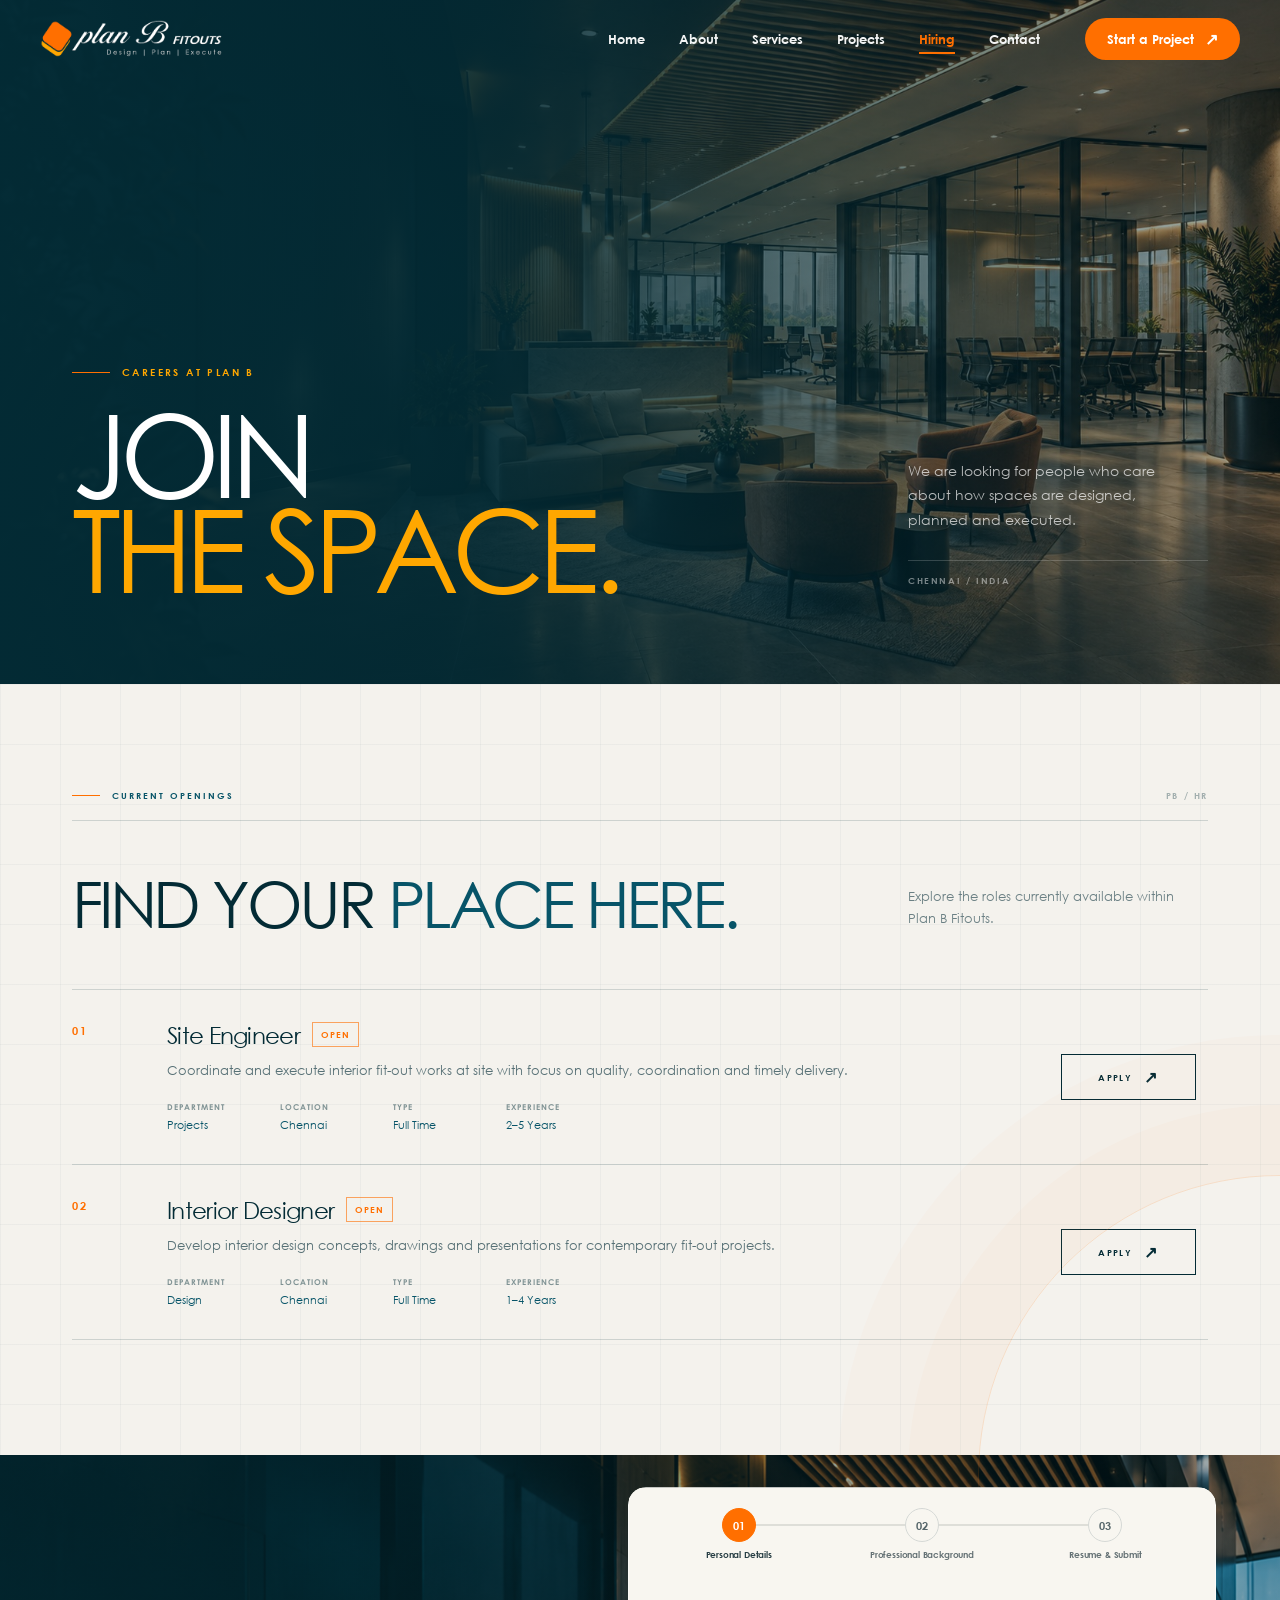
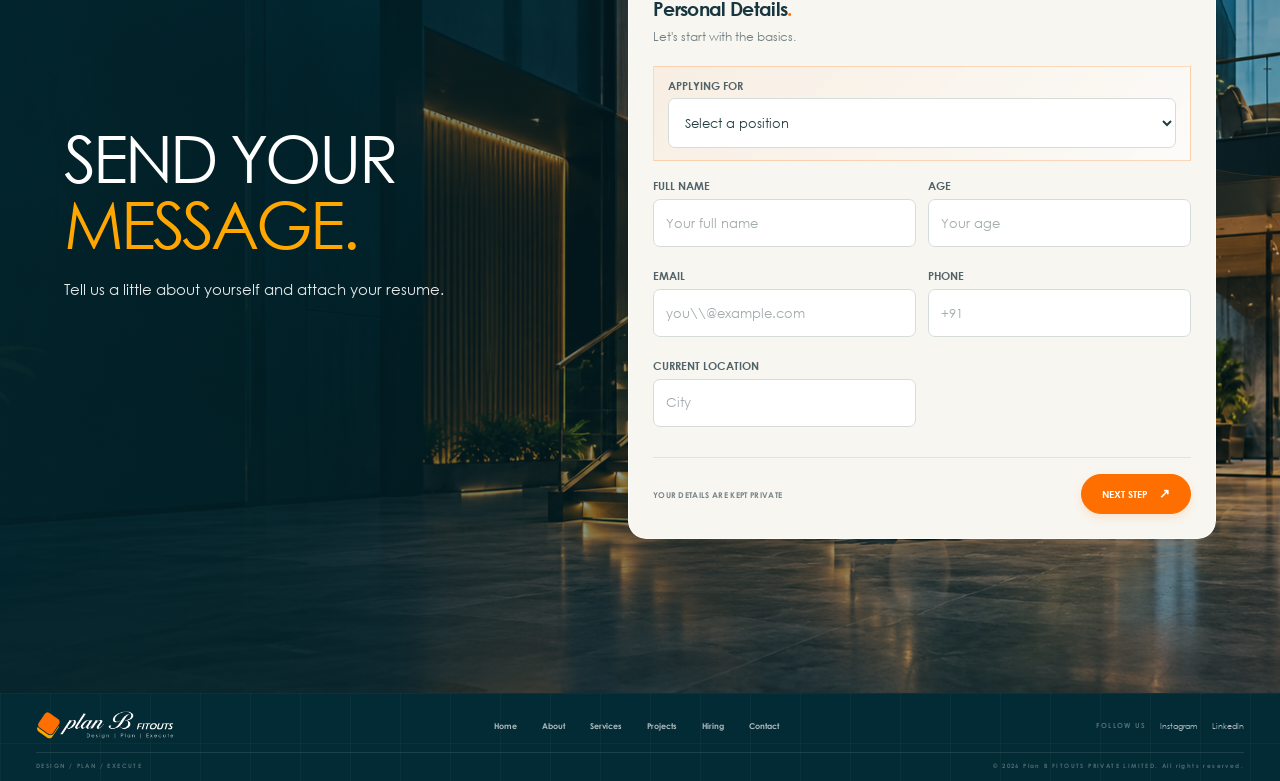
<file: hiring.html>
<!DOCTYPE html>
<html lang="en">
<head>
    <meta charset="UTF-8">
    <meta
        name="viewport"
        content="width=device-width, initial-scale=1.0">
    <title>Hiring | Plan B Fitouts</title>
    <meta
        name="description"
        content="Explore current career opportunities at Plan B Fitouts and join the team behind exceptional interior fit-out projects.">
    <link
        rel="icon"
        type="image/png"
        href="assets/images/favicon.png">
    <link
        rel="stylesheet"
        href="css/style.css">
</head>
<body>
    <!-- =====================================================
         HEADER
         ===================================================== -->
    <header class="site-header">
        <div class="header-inner">
            <a
                href="index.html"
                class="brand"
                aria-label="Plan B Fitouts Home">
                <img
                    src="assets/logo/plan-b-logo.png"
                    alt="Plan B Fitouts">
            </a>
            <nav
                class="main-navigation"
                aria-label="Main navigation">
                <a href="index.html">
                    Home
                </a>
                <a href="index.html#about">
                    About
                </a>
                <a href="index.html#our-services">
                    Services
                </a>
                <a href="index.html#projects">
                    Projects
                </a>
                <a
                    href="hiring.html"
                    class="hiring-link active">
                    Hiring
                </a>
                <a href="index.html#contact">
                    Contact
                </a>
            </nav>
            <a
                href="index.html#contact"
                class="header-cta">
                Start a Project
                <span>↗</span>
            </a>
            <button
                class="mobile-menu-button"
                type="button"
                aria-label="Open navigation"
                aria-expanded="false">
                <span></span>
                <span></span>
                <span></span>
            </button>
        </div>
        <nav
            class="mobile-navigation"
            aria-label="Mobile navigation">
            <a href="index.html">
                Home
            </a>
            <a href="index.html#about">
                About
            </a>
            <a href="index.html#our-services">
                Services
            </a>
            <a href="index.html#projects">
                Projects
            </a>
            <a
                href="hiring.html"
                class="hiring-link">
                Hiring
            </a>
            <a href="index.html#contact">
                Contact
            </a>
            <a
                href="index.html#contact"
                class="mobile-navigation-cta">
                Start a Project
                <span>↗</span>
            </a>
        </nav>
    </header>
    <!-- =====================================================
         HIRING HERO
         ===================================================== -->
    <main>
        <section class="hiring-hero">
            <div class="hiring-hero-grid"></div>
            <div class="hiring-hero-inner">
                <div class="hiring-hero-label">
                    <span></span>
                    CAREERS AT PLAN B
                </div>
                <div class="hiring-hero-content">
                    <div class="hiring-hero-heading">
                        <h1>
                            JOIN
                            <strong>THE SPACE.</strong>
                        </h1>
                    </div>
                    <div class="hiring-hero-description">
                        <p>
                            We are looking for people who care
                            about how spaces are designed,
                            planned and executed.
                        </p>
                        <div class="hiring-hero-meta">
                            CHENNAI / INDIA
                        </div>
                    </div>
                </div>
            </div>
        </section>
        <!-- =================================================
             CURRENT OPENINGS
             ================================================= -->
        <section
            class="hiring-openings"
            id="openings">
            <div class="hiring-container">
                <div class="hiring-section-header">
                    <div class="hiring-section-label">
                        <span></span>
                        CURRENT OPENINGS
                    </div>
                    <div class="hiring-section-number">
                        PB / HR
                    </div>
                </div>
                <div class="hiring-intro">
                    <h2>
                        FIND YOUR
                        <strong>PLACE HERE.</strong>
                    </h2>
                    <p>
                        Explore the roles currently available
                        within Plan B Fitouts.
                    </p>
                </div>
                <div
                    class="job-list"
                    id="jobList">
                    <!-- Jobs loaded from jobs.json -->
                </div>
            </div>
        </section>
        <!-- =================================================
             APPLICATION COMPOSER
             ================================================= -->
        <section
            class="hiring-application"
            id="application">
            <div class="hiring-container">
                <div class="hiring-section-header">
                    <div class="hiring-section-label">
                        <span></span>
                        YOUR APPLICATION
                    </div>
                    <div class="hiring-section-number">
                        PB / HR / 01
                    </div>
                </div>
                <div class="application-heading">
                    <h2>
                        SEND YOUR
                        <strong>MESSAGE.</strong>
                    </h2>
                    <p>
                        Tell us a little about yourself
                        and attach your resume.
                    </p>
                </div>
                <div class="application-composer">
                    <div class="application-topbar">
                        <span>
                            NEW APPLICATION
                        </span>
                        <span>
                            PLAN B FITOUTS
                        </span>
                    </div>
                    <form
    id="hiringForm"
    method="POST"
    action="https\://script.google.com/macros/s/AKfycbx47odKu0MSCf1AdRmSZu0ZS62l8J-dD8dD1FD6q2D0qzNiW731hqBm8V7UEJw22tCb/exec"
    enctype="multipart/form-data"
>
                        <!-- SELECTED ROLE -->
                        <div class="application-field application-role-field">
                            <label>
                                APPLYING FOR
                            </label>
                            <select
                                id="applicationRole"
                                name="position"
                                required>
                                <option value="">
                                    Select a position
                                </option>
                            </select>
                        </div>
                        <!-- BASIC DETAILS -->
                        <div class="application-grid">
                            <div class="application-field">
                                <label for="candidateName">
                                    FULL NAME
                                </label>
                                <input
                                    type="text"
                                    id="candidateName"
                                    name="name"
                                    placeholder="Your full name"
                                    required>
                            </div>
                            <div class="application-field">
                                <label for="candidateAge">
                                    AGE
                                </label>
                                <input
                                    type="number"
                                    id="candidateAge"
                                    name="age"
                                    min="18"
                                    max="70"
                                    placeholder="Your age"
                                    required>
                            </div>
                            <div class="application-field">
                                <label for="candidateEmail">
                                    EMAIL
                                </label>
                                <input
                                    type="email"
                                    id="candidateEmail"
                                    name="email"
                                    placeholder="you\\@example.com"
                                    required>
                            </div>
                            <div class="application-field">
                                <label for="candidatePhone">
                                    PHONE
                                </label>
                                <input
                                    type="tel"
                                    id="candidatePhone"
                                    name="phone"
                                    placeholder="+91"
                                    required>
                            </div>
                            <div class="application-field">
                                <label for="candidateLocation">
                                    CURRENT LOCATION
                                </label>
                                <input
                                    type="text"
                                    id="candidateLocation"
                                    name="location"
                                    placeholder="City">
                            </div>
                            <div class="application-field">
                                <label for="experience">
                                    YEARS OF EXPERIENCE
                                </label>
                                <select
                                    id="experience"
                                    name="experience"
                                    required>
                                    <option value="">
                                        Select
                                    </option>
                                    <option value="0–1 Years">
                                        0–1 Years
                                    </option>
                                    <option value="1–3 Years">
                                        1–3 Years
                                    </option>
                                    <option value="3–5 Years">
                                        3–5 Years
                                    </option>
                                    <option value="5–10 Years">
                                        5–10 Years
                                    </option>
                                    <option value="10+ Years">
                                        10+ Years
                                    </option>
                                </select>
                            </div>
                        </div>
                        <!-- PROFESSIONAL DETAILS -->
                        <div class="application-grid">
                            <div class="application-field">
                                <label for="lastCompany">
                                    LAST COMPANY
                                </label>
                                <input
                                    type="text"
                                    id="lastCompany"
                                    name="lastCompany"
                                    placeholder="Company name">
                            </div>
                            <div class="application-field">
                                <label for="lastDesignation">
                                    LAST DESIGNATION
                                </label>
                                <input
                                    type="text"
                                    id="lastDesignation"
                                    name="lastDesignation"
                                    placeholder="Your designation">
                            </div>
                            <div class="application-field">
                                <label for="noticePeriod">
                                    NOTICE PERIOD
                                </label>
                                <select
                                    id="noticePeriod"
                                    name="noticePeriod">
                                    <option value="">
                                        Select
                                    </option>
                                    <option value="Immediate">
                                        Immediate
                                    </option>
                                    <option value="15 Days">
                                        15 Days
                                    </option>
                                    <option value="30 Days">
                                        30 Days
                                    </option>
                                    <option value="60 Days">
                                        60 Days
                                    </option>
                                    <option value="90 Days">
                                        90 Days
                                    </option>
                                </select>
                            </div>
                        </div>
                        <!-- MESSAGE -->
                        <div class="application-field">
                            <label for="candidateMessage">
                                TELL US ABOUT YOURSELF
                            </label>
                            <textarea
                                id="candidateMessage"
                                name="message"
                                rows="5"
                                placeholder="A short introduction about yourself, your experience and why you would like to work with Plan B."
                                required></textarea>
                        </div>
                        <!-- RESUME -->
                        <div class="resume-upload">
                            <label
                                for="resume"
                                class="resume-dropzone">
                                <div class="resume-icon">
                                    +
                                </div>
                                <div>
                                    <strong>
                                        ATTACH RESUME
                                    </strong>
                                    <span>
                                        PDF, DOC or DOCX
                                    </span>
                                </div>
                            </label>
                            <input
                                type="file"
                                id="resume"
                                name="resume"
                                accept=".pdf,.doc,.docx"
                                required>
                            <div
                                class="resume-file-name"
                                id="resumeFileName">
                                No file selected
                            </div>
                        </div>
                        <!-- SUBMIT -->
                        <div class="application-submit">
                            <button
                                type="submit"
                                id="applicationSubmit">
                                SEND APPLICATION
                                <span>↗</span>
                            </button>
                        </div>
                    </form>
                    <!-- SUCCESS STATE -->
                    <div
                        class="application-success"
                        id="applicationSuccess"
                        hidden>
                        <div class="success-mark">
                            ✓
                        </div>
                        <div>
                            <div class="success-label">
                                APPLICATION SENT
                            </div>
                            <h3>
                                Thank you for reaching out.
                            </h3>
                            <p>
                                Your application has been
                                received by our HR team.
                                If your profile matches a
                                current requirement, we'll
                                get in touch with you.
                            </p>
                            <div
                                class="success-application-id"
                                id="successApplicationId">
                            </div>
                        </div>
                    </div>
                </div>
            </div>
        </section>
    </main>
    <!-- =====================================================
         FOOTER
         ===================================================== -->
    <footer class="pb-footer">
        <div class="pb-footer-inner">
            <a
                href="index.html"
                class="pb-footer-logo">
                <img
                    src="assets/logo/plan-b-logo.png"
                    alt="Plan B Fitouts">
            </a>
            <nav
                class="pb-footer-nav"
                aria-label="Footer navigation">
                <a href="index.html">
                    Home
                </a>
                <a href="index.html#about">
                    About
                </a>
                <a href="index.html#our-services">
                    Services
                </a>
                <a href="index.html#projects">
                    Projects
                </a>
                <a href="hiring.html">
                    Hiring
                </a>
                <a href="index.html#contact">
                    Contact
                </a>
            </nav>
            <div class="pb-footer-social">
                <span>
                    FOLLOW US
                </span>
                <a
                    href="https\://www\.instagram.com/planb_fitouts"
                    target="\\\_blank"
                    rel="noopener noreferrer">
                    Instagram
                </a>
                <a
                    href="https\://in.linkedin.com/company/plan-b-fitouts-private-limited"
                    target="\\\_blank"
                    rel="noopener noreferrer">
                    LinkedIn
                </a>
            </div>
            <div class="pb-footer-bottom">
                <span>
                    DESIGN / PLAN / EXECUTE
                </span>
                <span>
                    © 2026 Plan B FITOUTS PRIVATE LIMITED.
                    All rights reserved.
                </span>
            </div>
        </div>
    </footer>
    <script src="js/main.js"></script>
    <script src="js/hiring.js"></script>
</body>
</html>
</file>
<file: css/style.css>
/* =====================================================
   PLAN B FITOUTS
   BRAND FOUNDATION
===================================================== */


/* =====================================================
   BRAND VARIABLES
===================================================== */


/* =========================================================
   PLAN B FITOUTS — BRAND FONTS
   ========================================================= */

@font-face {
    font-family: "Ballantines Script EF";
    src: url("../assets/fonts/Ballantines Script EF Medium Regular.ttf")
         format("truetype");
    font-weight: 400;
    font-style: normal;
    font-display: swap;
}

@font-face {
    font-family: "Ballantines Script EF";
    src: url("../assets/fonts/Ballantines Script EF Bold Regular.ttf")
         format("truetype");
    font-weight: 700;
    font-style: normal;
    font-display: swap;
}


@font-face {
    font-family: "Century Gothic";
    src: url("../assets/fonts/centurygothic.ttf")
         format("truetype");
    font-weight: 400;
    font-style: normal;
    font-display: swap;
}

@font-face {
    font-family: "Century Gothic";
    src: url("../assets/fonts/centurygothic_bold.ttf")
         format("truetype");
    font-weight: 700;
    font-style: normal;
    font-display: swap;
}

:root {

    --orange: #FF6F00;

    --yellow: #FFA700;

    --dark-teal: #032B35;

    --teal: #075468;

    --light-grey: #E1E1E1;

    --white: #FFFFFF;

    --black: #111111;

    --text-dark: #1E1E1E;

    --text-grey: #666666;

    --border-light: rgba(3, 43, 53, 0.15);

    --transition: 0.35s ease;

}


/* =====================================================
   RESET
===================================================== */

* {

    margin: 0;

    padding: 0;

    box-sizing: border-box;

}


html {

    scroll-behavior: smooth;

}


body {

    font-family:
        "Century Gothic",
        "Trebuchet MS",
        Arial,
        sans-serif;

    background: var(--light-grey);

    color: var(--text-dark);

    overflow-x: hidden;

}


img {

    width: 100%;

    display: block;

}


a {

    color: inherit;

    text-decoration: none;

}


button {

    font-family: inherit;

}


/* =====================================================
   COMMON CONTAINER
===================================================== */

.section-container {

    width: min(1400px, calc(100% - 100px));

    margin: 0 auto;

}


/* =====================================================
   HEADER
===================================================== */

/* =========================================================
   PLAN B FITOUTS
   HEADER / NAVIGATION
   ========================================================= */


/* =========================================================
   HEADER — BASE
   Transparent while sitting over the hero
   ========================================================= */

.site-header {
    position: fixed;

    top: 0;
    left: 0;
    right: 0;

    width: 100%;

    z-index: 9999;

    background: transparent;

    border-bottom: 1px solid transparent;

    /*
     * IMPORTANT:
     * The blur belongs to the header background,
     * not to the contents inside it.
     */
    backdrop-filter: blur(0);
    -webkit-backdrop-filter: blur(0);

    transition:
        background 0.45s ease,
        border-color 0.45s ease,
        box-shadow 0.45s ease,
        backdrop-filter 0.45s ease,
        -webkit-backdrop-filter 0.45s ease;
}


/* =========================================================
   HEADER INNER
   ========================================================= */

.header-inner {
    display: flex;

    align-items: center;

    justify-content: space-between;

    width: 100%;

    padding: 18px 40px;

    transition:
        padding 0.4s ease;
}


/* =========================================================
   LOGO
   ========================================================= */

.brand {
    display: flex;

    align-items: center;

    flex: 0 0 auto;

    text-decoration: none;

    /*
     * Prevent any accidental blur
     */
    filter: none;
}


.brand img {
    display: block;

    width: 185px;

    max-width: 100%;

    max-height: 70px;

    height: auto;

    object-fit: contain;

    opacity: 1;

    filter: none;

    transform: translateZ(0);

    transition:
        width 0.35s ease,
        opacity 0.35s ease;
}


/* =========================================================
   DESKTOP NAVIGATION
   ========================================================= */

.main-navigation {
    display: flex;

    align-items: center;

    justify-content: center;

    gap: 34px;

    margin-left: auto;

    margin-right: 45px;
}


.main-navigation a {
    position: relative;

    display: inline-flex;

    align-items: center;

    padding: 8px 0;

    font-family:
        "Century Gothic",
        Arial,
        sans-serif;

    font-size: 13px;

    font-weight: 600;

    line-height: 1;

    color:
        rgba(255, 255, 255, 0.95);

    text-decoration: none;

    /*
     * Keep text perfectly sharp
     */
    filter: none;

    transform: translateZ(0);

    transition:
        color 0.25s ease,
        opacity 0.35s ease;
}


/* =========================================================
   NAVIGATION UNDERLINE
   ========================================================= */

.main-navigation a::after {
    content: "";

    position: absolute;

    left: 0;
    bottom: 0;

    width: 100%;
    height: 2px;

    background: #FF6F00;

    transform:
        scaleX(0);

    transform-origin: center;

    transition:
        transform 0.3s ease;
}


.main-navigation a:hover {
    color: #FFFFFF;
}


.main-navigation a:hover::after {
    transform:
        scaleX(1);
}


/* =========================================================
   HIRING — ACTIVE / HIGHLIGHTED
   ========================================================= */

.main-navigation .hiring-link {
    color: #FF6F00;

    font-weight: 700;
}


.main-navigation .hiring-link::after {
    transform:
        scaleX(1);
}


.main-navigation .hiring-link:hover {
    color: #FFA700;
}


.main-navigation .hiring-link:hover::after {
    background: #FFA700;
}


/* =========================================================
   START A PROJECT BUTTON
   ========================================================= */

.header-cta {
    display: inline-flex;

    align-items: center;

    justify-content: center;

    gap: 11px;

    flex: 0 0 auto;

    min-width: 138px;

    padding: 13px 22px;

    border-radius: 30px;

    background: #FF6F00;

    color: #FFFFFF;

    font-family:
        "Century Gothic",
        Arial,
        sans-serif;

    font-size: 13px;

    font-weight: 700;

    line-height: 1;

    text-decoration: none;

    opacity: 1;

    filter: none;

    transform: translateZ(0);

    transition:
        background 0.25s ease,
        transform 0.25s ease,
        box-shadow 0.25s ease,
        opacity 0.35s ease;
}


.header-cta span {
    font-size: 16px;

    line-height: 1;

    transition:
        transform 0.25s ease;
}


.header-cta:hover {
    background: #FFA700;

    transform:
        translateY(-1px);

    box-shadow:
        0 8px 22px
        rgba(255, 111, 0, 0.25);
}


.header-cta:hover span {
    transform:
        translate(2px, -2px);
}


/* =========================================================
   SCROLLED HEADER
   PREMIUM GLASS / FROSTED EFFECT
   ========================================================= */

.site-header.scrolled {

    /*
     * Semi-transparent Plan B dark teal
     */
    background:
        rgba(3, 43, 53, 0.58);

    /*
     * THIS creates the glossy glass effect.
     *
     * It blurs ONLY the content behind the header.
     * Logo, navigation and buttons remain sharp.
     */
    backdrop-filter:
        blur(16px)
        saturate(125%);

    -webkit-backdrop-filter:
        blur(16px)
        saturate(125%);

    border-bottom:
        1px solid
        rgba(255, 255, 255, 0.10);

    box-shadow:
        0 8px 30px
        rgba(0, 0, 0, 0.12);
}


/* =========================================================
   GLASS TOP HIGHLIGHT
   ========================================================= */

.site-header.scrolled::before {
    content: "";

    position: absolute;

    top: 0;
    left: 0;
    right: 0;

    height: 1px;

    background:
        linear-gradient(
            90deg,
            transparent 0%,
            rgba(255, 255, 255, 0.16) 50%,
            transparent 100%
        );

    pointer-events: none;

    z-index: 1;
}


/* =========================================================
   SCROLLED HEADER — COMPACT HEIGHT
   ========================================================= */

.site-header.scrolled .header-inner {
    padding-top: 14px;

    padding-bottom: 14px;
}


/* =========================================================
   SCROLLED LOGO
   Sharp — only opacity changes
   ========================================================= */

.site-header.scrolled .brand img {
    width: 175px;

    opacity: 0.78;

    filter: none;
}


/* =========================================================
   SCROLLED NAVIGATION
   Sharp — only opacity/color changes
   ========================================================= */

.site-header.scrolled .main-navigation a {
    color:
        rgba(255, 255, 255, 0.72);

    filter: none;
}


/* =========================================================
   SCROLLED HIRING
   ========================================================= */

.site-header.scrolled
.main-navigation .hiring-link {
    color:
        rgba(255, 111, 0, 0.86);
}


/* =========================================================
   SCROLLED NAVIGATION HOVER
   ========================================================= */

.site-header.scrolled
.main-navigation a:hover {
    color:
        #FFFFFF;
}


.site-header.scrolled
.main-navigation .hiring-link:hover {
    color:
        #FFA700;
}


/* =========================================================
   SCROLLED CTA
   ========================================================= */

.site-header.scrolled .header-cta {
    opacity: 0.82;
}


.site-header.scrolled .header-cta:hover {
    opacity: 1;
}


/* =========================================================
   SCROLLED HEADER HOVER
   When user moves mouse over header:
   glass becomes darker and richer.
   ========================================================= */

.site-header.scrolled:hover {

    background:
        rgba(3, 43, 53, 0.90);

    backdrop-filter:
        blur(18px)
        saturate(135%);

    -webkit-backdrop-filter:
        blur(18px)
        saturate(135%);

    border-bottom:
        1px solid
        rgba(255, 255, 255, 0.08);

    box-shadow:
        0 10px 35px
        rgba(0, 0, 0, 0.20);
}


/* =========================================================
   RESTORE FULL LOGO
   ========================================================= */

.site-header.scrolled:hover
.brand img {
    opacity: 1;

    filter: none;
}


/* =========================================================
   RESTORE NAVIGATION
   ========================================================= */

.site-header.scrolled:hover
.main-navigation a {
    color:
        rgba(255, 255, 255, 0.95);

    filter: none;
}


/* =========================================================
   RESTORE HIRING
   ========================================================= */

.site-header.scrolled:hover
.main-navigation .hiring-link {
    color: #FF6F00;
}


/* =========================================================
   RESTORE CTA
   ========================================================= */

.site-header.scrolled:hover
.header-cta {
    opacity: 1;
}


/* =========================================================
   MOBILE MENU BUTTON
   ========================================================= */

.mobile-menu-button {
    display: none;

    width: 42px;
    height: 42px;

    padding: 9px;

    border: 0;

    background: transparent;

    cursor: pointer;

    filter: none;
}


.mobile-menu-button span {
    display: block;

    width: 100%;

    height: 2px;

    margin: 5px 0;

    background: #FFFFFF;

    transition:
        transform 0.3s ease,
        opacity 0.3s ease;
}


/* =========================================================
   MOBILE NAVIGATION
   ========================================================= */

.mobile-navigation {
    display: none;

    position: absolute;

    top: 100%;
    left: 0;

    width: 100%;

    padding:
        20px
        25px
        28px;

    background:
        rgba(3, 43, 53, 0.98);

    border-top:
        1px solid
        rgba(255, 255, 255, 0.08);

    box-shadow:
        0 15px 35px
        rgba(0, 0, 0, 0.20);

    /*
     * Mobile menu itself can have glass effect,
     * but text remains sharp.
     */
    backdrop-filter:
        blur(18px);

    -webkit-backdrop-filter:
        blur(18px);
}


.mobile-navigation a {
    display: block;

    padding: 14px 0;

    border-bottom:
        1px solid
        rgba(255, 255, 255, 0.08);

    font-family:
        "Century Gothic",
        Arial,
        sans-serif;

    font-size: 15px;

    font-weight: 600;

    color: #FFFFFF;

    text-decoration: none;

    filter: none;

    transition:
        color 0.25s ease;
}


.mobile-navigation a:hover {
    color: #FF6F00;
}


/* =========================================================
   MOBILE HIRING
   ========================================================= */

.mobile-navigation .hiring-link {
    color: #FF6F00;

    font-weight: 700;
}


/* =========================================================
   MOBILE CTA
   ========================================================= */

.mobile-navigation .mobile-navigation-cta {
    display: flex;

    align-items: center;

    justify-content: center;

    gap: 10px;

    margin-top: 18px;

    padding: 14px 20px;

    border: 0;

    border-radius: 30px;

    background: #FF6F00;

    color: #FFFFFF;
}


.mobile-navigation .mobile-navigation-cta:hover {
    background: #FFA700;

    color: #FFFFFF;
}


/* =========================================================
   TABLET
   ========================================================= */

@media (max-width: 1050px) {

    .header-inner {
        padding-left: 28px;

        padding-right: 28px;
    }


    .brand img {
        width: 165px;
    }


    .main-navigation {
        gap: 23px;

        margin-right: 25px;
    }


    .main-navigation a {
        font-size: 12px;
    }


    .header-cta {
        min-width: 125px;

        padding:
            12px
            17px;

        font-size: 11px;
    }

}


/* =========================================================
   MOBILE
   ========================================================= */

@media (max-width: 800px) {

    .header-inner {
        padding:
            14px
            20px;
    }


    .brand img {
        width: 145px;

        max-height: 55px;
    }


    .main-navigation,
    .header-cta {
        display: none;
    }


    .mobile-menu-button {
        display: block;
    }


    .mobile-navigation.active {
        display: block;
    }


    /* -----------------------------------------
       MOBILE SCROLLED HEADER
       ----------------------------------------- */

    .site-header.scrolled .header-inner {
        padding-top: 11px;

        padding-bottom: 11px;
    }


    .site-header.scrolled .brand img {
        width: 140px;

        opacity: 0.78;
    }

}


/* =========================================================
   SMALL MOBILE
   ========================================================= */

@media (max-width: 480px) {

    .header-inner {
        padding-left: 16px;

        padding-right: 16px;
    }


    .brand img {
        width: 135px;
    }


    .mobile-menu-button {
        width: 40px;

        height: 40px;
    }


    .mobile-navigation {
        padding-left: 20px;

        padding-right: 20px;
    }

}


/* =========================================================
   REDUCED MOTION
   ========================================================= */

@media (prefers-reduced-motion: reduce) {

    .site-header,
    .site-header *,
    .site-header::before,
    .site-header::after {
        transition: none !important;
    }

}


/* =========================================================
   PLAN B FITOUTS
   HERO SECTION
   ========================================================= */


/* =========================================================
   PLAN B FITOUTS
   HERO SECTION
   ========================================================= */


/* =========================================================
   HERO BASE
   ========================================================= */

.hero-section {
    position: relative;

    width: 100%;
    height: 80vh;
    min-height: 620px;

    overflow: hidden;

    background: #032B35;

    color: #FFFFFF;
}


/* =========================================================
   HERO BACKGROUND IMAGE
   ========================================================= */

.hero-image {
    position: absolute;

    inset: 0;

    width: 100%;
    height: 100%;

    background-image:
        url("../assets/images/hero.jpg");

    background-size: cover;

    background-position:
        center center;

    background-repeat: no-repeat;

    transform: scale(1.01);

    z-index: 0;
}


/* =========================================================
   HERO DARK OVERLAY
   Gradual transition from dark teal into the photograph.
   ========================================================= */

.hero-dark-overlay {
    position: absolute;

    inset: 0;

    z-index: 1;

    pointer-events: none;

    background:
        linear-gradient(
            90deg,

            rgba(3, 43, 53, 0.98) 0%,

            rgba(3, 43, 53, 0.97) 14%,

            rgba(3, 43, 53, 0.94) 26%,

            rgba(3, 43, 53, 0.86) 37%,

            rgba(3, 43, 53, 0.68) 47%,

            rgba(3, 43, 53, 0.45) 57%,

            rgba(3, 43, 53, 0.22) 67%,

            rgba(3, 43, 53, 0.07) 79%,

            rgba(3, 43, 53, 0) 100%
        );
}


/* =========================================================
   BOTTOM IMAGE GRADIENT
   Keeps the scroll indicator readable.
   ========================================================= */

.hero-section::after {
    content: "";

    position: absolute;

    left: 0;
    right: 0;
    bottom: 0;

    height: 190px;

    z-index: 2;

    pointer-events: none;

    background:
        linear-gradient(
            0deg,
            rgba(3, 43, 53, 0.52) 0%,
            rgba(3, 43, 53, 0.20) 42%,
            rgba(3, 43, 53, 0) 100%
        );
}


/* =========================================================
   SUBTLE ORANGE DECORATIVE EDGE
   ========================================================= */

.hero-orange-shape {
    position: absolute;

    top: 0;
    left: 0;

    width: 5px;
    height: 100%;

    z-index: 3;

    pointer-events: none;

    background:
        linear-gradient(
            180deg,
            transparent 0%,
            rgba(255, 111, 0, 0.75) 28%,
            rgba(255, 167, 0, 0.50) 65%,
            transparent 100%
        );

    opacity: 0.16;
}


/* =========================================================
   HERO CONTAINER
   ========================================================= */

.hero-container {
    position: relative;

    z-index: 4;

    display: flex;

    align-items: center;

    justify-content: space-between;

    width: 100%;
    height: 100%;

    padding:
        120px
        7vw
        105px;

    box-sizing: border-box;
}


/* =========================================================
   HERO CONTENT
   ========================================================= */

.hero-content {
    width: min(600px, 50vw);

    padding-top: 25px;
}


/* =========================================================
   HERO LABEL
   ========================================================= */

.hero-label {
    display: flex;

    align-items: center;

    gap: 13px;

    margin-bottom: 25px;

    font-family:
        "Century Gothic",
        Arial,
        sans-serif;

    font-size: 11px;

    font-weight: 700;

    line-height: 1;

    letter-spacing: 0.28em;

    color: #FFA700;

    text-transform: uppercase;
}


.label-line {
    display: block;

    width: 35px;
    height: 2px;

    flex: 0 0 auto;

    background: #FF6F00;
}


/* =========================================================
   HERO MAIN HEADING
   ========================================================= */

.hero-heading {
    display: flex;

    flex-direction: column;

    width: 100%;

    margin: 0;
    padding: 0;

    font-family:
        "Century Gothic",
        Arial,
        sans-serif;

    font-size:
        clamp(48px, 4.6vw, 72px);

    font-weight: 400;

    line-height: 1.02;

    letter-spacing: -0.045em;

    color: #FFFFFF;
}


/* =========================================================
   HERO HEADING LINES
   ========================================================= */

.hero-title-line {
    display: block;

    white-space: nowrap;

    color: #FFFFFF;
}


/* =========================================================
   SMALL CONNECTING WORDS
   "with" and "and"
   ========================================================= */

.hero-small-word {
    display: inline-block;

    font-size: 0.62em;

    font-weight: 300;

    line-height: 1;

    letter-spacing: -0.025em;

    color: #FFFFFF;

    opacity: 0.88;

    vertical-align: 0.08em;

    margin-left: 0.08em;
}


/* =========================================================
   HERO BUSINESS DESCRIPTOR
   ========================================================= */

.hero-subtitle {
    margin-top: 27px;

    font-family:
        "Century Gothic",
        Arial,
        sans-serif;

    font-size:
        clamp(14px, 1.15vw, 17px);

    font-weight: 700;

    line-height: 1.4;

    letter-spacing: 0.045em;

    color: #FFA700;

    text-transform: uppercase;
}


/* =========================================================
   HERO DESCRIPTION
   ========================================================= */

.hero-description {
    max-width: 480px;

    margin:
        16px 0 0;

    font-family:
        "Century Gothic",
        Arial,
        sans-serif;

    font-size:
        clamp(14px, 1.02vw, 16px);

    font-weight: 400;

    line-height: 1.7;

    letter-spacing: 0.005em;

    color:
        rgba(255, 255, 255, 0.84);
}


/* =========================================================
   HERO BUTTON AREA
   ========================================================= */

.hero-buttons {
    display: flex;

    align-items: center;

    margin-top: 35px;
}


/* =========================================================
   PRIMARY BUTTON
   ========================================================= */

.primary-button {
    display: inline-flex;

    align-items: center;

    justify-content: center;

    gap: 17px;

    min-width: 166px;

    padding:
        16px
        23px;

    border-radius: 32px;

    background: #FF6F00;

    color: #FFFFFF;

    font-family:
        "Century Gothic",
        Arial,
        sans-serif;

    font-size: 12px;

    font-weight: 700;

    line-height: 1;

    text-decoration: none;

    transition:
        background 0.25s ease,
        transform 0.25s ease,
        box-shadow 0.25s ease;
}


.primary-button span {
    font-size: 17px;

    line-height: 1;

    transition:
        transform 0.25s ease;
}


.primary-button:hover {
    background: #FFA700;

    transform:
        translateY(-2px);

    box-shadow:
        0 12px 28px
        rgba(255, 111, 0, 0.28);
}


.primary-button:hover span {
    transform:
        translate(3px, -3px);
}


/* =========================================================
   HERO RIGHT INFORMATION
   ========================================================= */

.hero-information {
    display: flex;

    flex-direction: column;

    align-items: flex-start;

    justify-content: center;

    gap: 24px;

    width: 130px;

    margin-top: 55px;

    margin-right: 2vw;
}


/* =========================================================
   HERO INFO ITEM
   ========================================================= */

.hero-info-item {
    display: grid;

    grid-template-columns:
        26px auto;

    align-items: center;

    column-gap: 7px;

    width: 100%;

    opacity: 0.48;

    transition:
        opacity 0.3s ease,
        transform 0.3s ease;
}


.hero-info-item span {
    font-family:
        "Century Gothic",
        Arial,
        sans-serif;

    font-size: 9px;

    font-weight: 600;

    line-height: 1;

    color: #FFA700;
}


.hero-info-item p {
    margin: 0;

    font-family:
        "Century Gothic",
        Arial,
        sans-serif;

    font-size: 10px;

    font-weight: 600;

    line-height: 1;

    letter-spacing: 0.22em;

    color:
        rgba(255, 255, 255, 0.90);
}


/* =========================================================
   ACTIVE INFO ITEM
   ========================================================= */

.hero-info-item.active {
    opacity: 1;

    transform:
        translateX(5px);
}


.hero-info-item.active p {
    color: #FFFFFF;
}


/* =========================================================
   HERO BOTTOM / SCROLL INDICATOR
   ========================================================= */

.hero-bottom {
    position: absolute;

    left: 7vw;
    right: 7vw;
    bottom: 27px;

    z-index: 5;

    display: flex;

    align-items: center;

    gap: 15px;
}


/* =========================================================
   SCROLL LABEL
   ========================================================= */

.hero-scroll-label {
    flex: 0 0 auto;

    font-family:
        "Century Gothic",
        Arial,
        sans-serif;

    font-size: 8px;

    font-weight: 600;

    line-height: 1;

    letter-spacing: 0.25em;

    color:
        rgba(255, 255, 255, 0.76);

    white-space: nowrap;
}


/* =========================================================
   SCROLL LINE
   ========================================================= */

.scroll-line {
    position: relative;

    height: 1px;

    flex: 1;

    background:
        rgba(255, 255, 255, 0.24);
}


.scroll-line::after {
    content: "";

    position: absolute;

    left: 0;
    top: -1px;

    width: 70px;
    height: 2px;

    background:
        linear-gradient(
            90deg,
            #FF6F00,
            rgba(255, 167, 0, 0)
        );

    opacity: 0.8;
}


/* =========================================================
   LARGE TABLET / SMALL LAPTOP
   ========================================================= */

@media (max-width: 1100px) {

    .hero-container {
        padding-left: 6vw;

        padding-right: 6vw;
    }


    .hero-content {
        width: min(590px, 55vw);
    }


    .hero-heading {
        font-size:
            clamp(44px, 5vw, 66px);
    }


    .hero-information {
        margin-right: 0;
    }


    .hero-bottom {
        left: 6vw;

        right: 6vw;
    }

}


/* =========================================================
   TABLET
   ========================================================= */

@media (max-width: 900px) {

    .hero-container {
        align-items: flex-end;

        padding-top: 140px;

        padding-bottom: 115px;
    }


    .hero-content {
        width: 70%;
    }


    .hero-heading {
        font-size:
            clamp(42px, 6.2vw, 62px);
    }


    .hero-information {
        width: 105px;

        margin-bottom: 55px;

        gap: 19px;
    }


    .hero-info-item {
        grid-template-columns:
            22px auto;

        column-gap: 5px;
    }


    .hero-info-item p {
        font-size: 8px;

        letter-spacing: 0.17em;
    }

}


/* =========================================================
   MOBILE
   ========================================================= */

@media (max-width: 700px) {

    .hero-section {
        height: auto;

        min-height: 100svh;
    }


    /* -----------------------------------------
       MOBILE OVERLAY
       Stronger because text occupies more area.
       ----------------------------------------- */

    .hero-dark-overlay {
        background:
            linear-gradient(
                90deg,

                rgba(3, 43, 53, 0.97) 0%,

                rgba(3, 43, 53, 0.94) 25%,

                rgba(3, 43, 53, 0.86) 45%,

                rgba(3, 43, 53, 0.65) 65%,

                rgba(3, 43, 53, 0.30) 82%,

                rgba(3, 43, 53, 0.10) 100%
            );
    }


    /* -----------------------------------------
       MOBILE CONTAINER
       ----------------------------------------- */

    .hero-container {
        display: block;

        height: auto;

        min-height: 100svh;

        padding:
            145px
            25px
            120px;
    }


    .hero-content {
        width: 100%;

        max-width: 600px;

        padding-top: 0;
    }


    /* -----------------------------------------
       LABEL
       ----------------------------------------- */

    .hero-label {
        margin-bottom: 21px;

        font-size: 9px;

        letter-spacing: 0.23em;
    }


    .label-line {
        width: 28px;
    }


    /* -----------------------------------------
       HEADING
       ----------------------------------------- */

    .hero-heading {
        width: 100%;

        font-size:
            clamp(39px, 11vw, 58px);

        line-height: 1.02;

        letter-spacing: -0.045em;
    }


    .hero-title-line {
        white-space: normal;
    }


    .hero-small-word {
        font-size: 0.60em;

        vertical-align: 0.07em;
    }


    /* -----------------------------------------
       SUBTITLE
       ----------------------------------------- */

    .hero-subtitle {
        margin-top: 24px;

        max-width: 350px;

        font-size: 12px;

        line-height: 1.5;

        letter-spacing: 0.04em;
    }


    /* -----------------------------------------
       DESCRIPTION
       ----------------------------------------- */

    .hero-description {
        max-width: 360px;

        margin-top: 14px;

        font-size: 13px;

        line-height: 1.65;
    }


    /* -----------------------------------------
       BUTTON
       ----------------------------------------- */

    .hero-buttons {
        margin-top: 29px;
    }


    .primary-button {
        min-width: 158px;

        padding:
            15px
            21px;

        font-size: 11px;
    }


    /* -----------------------------------------
       DESIGN / PLAN / EXECUTE
       ----------------------------------------- */

    .hero-information {
        position: relative;

        display: flex;

        flex-direction: row;

        align-items: center;

        gap: 20px;

        width: auto;

        margin:
            50px
            0
            0;
    }


    .hero-info-item {
        width: auto;

        grid-template-columns:
            20px auto;

        column-gap: 5px;
    }


    .hero-info-item p {
        font-size: 8px;

        letter-spacing: 0.12em;
    }


    .hero-info-item.active {
        transform:
            translateY(-2px);
    }


    /* -----------------------------------------
       SCROLL INDICATOR
       ----------------------------------------- */

    .hero-bottom {
        left: 25px;

        right: 25px;

        bottom: 25px;

        gap: 12px;
    }


    .hero-scroll-label {
        font-size: 7px;

        letter-spacing: 0.20em;
    }


    .scroll-line::after {
        width: 45px;
    }

}


/* =========================================================
   SMALL MOBILE
   ========================================================= */

@media (max-width: 420px) {

    .hero-container {
        padding-left: 20px;

        padding-right: 20px;

        padding-top: 135px;
    }


    .hero-heading {
        font-size:
            clamp(36px, 10.5vw, 48px);
    }


    .hero-small-word {
        font-size: 0.58em;
    }


    .hero-subtitle {
        font-size: 11px;
    }


    .hero-description {
        font-size: 12px;
    }


    .hero-information {
        gap: 13px;

        margin-top: 42px;
    }


    .hero-info-item {
        grid-template-columns:
            17px auto;
    }


    .hero-info-item span {
        font-size: 8px;
    }


    .hero-info-item p {
        font-size: 7px;

        letter-spacing: 0.09em;
    }


    .hero-bottom {
        left: 20px;

        right: 20px;
    }

}


/* =========================================================
   VERY SMALL SCREENS
   ========================================================= */

@media (max-width: 360px) {

    .hero-heading {
        font-size: 34px;

        line-height: 1.03;
    }


    .hero-small-word {
        font-size: 0.56em;
    }


    .hero-subtitle {
        font-size: 10px;
    }


    .hero-description {
        font-size: 11.5px;
    }


    .hero-information {
        gap: 9px;
    }


    .hero-info-item p {
        font-size: 6.5px;
    }

}


/* =========================================================
   REDUCED MOTION
   ========================================================= */

@media (prefers-reduced-motion: reduce) {

    .hero-section *,
    .hero-section::before,
    .hero-section::after {
        transition: none !important;

        animation: none !important;
    }

}









/* =====================================================
   SECTION LABEL
===================================================== */

.section-label {

    display: flex;

    align-items: center;

    gap: 12px;

    color: var(--teal);

    font-size: 10px;

    letter-spacing: 3px;

    margin-bottom: 25px;

}


.section-label span {

    width: 30px;

    height: 2px;

    background: var(--orange);

}


.section-label.light {

    color: rgba(255,255,255,0.65);

}




/* =====================================================
   SERVICES
===================================================== */

.services-section {

    padding: 130px 0;

    background: var(--dark-teal);

    color: white;

}


.services-heading {

    display: grid;

    grid-template-columns: 1fr 0.7fr;

    gap: 100px;

    align-items: end;

}


.services-heading h2 {

    font-size: clamp(45px, 6vw, 85px);

    line-height: 0.9;

    font-weight: 300;

    letter-spacing: -3px;

}


.services-heading > p {

    color: rgba(255,255,255,0.65);

    font-size: 14px;

    line-height: 1.8;

}







/* =========================================================
   SERVICE CARDS — TRANSPARENT SMOKED GLASS
   ========================================================= */

.service-card {
    position: relative;

    overflow: hidden;

    /*
        Much more transparent glass.
        The architecture behind the card should remain
        clearly visible.
    */
    background:
        rgba(3, 43, 53, 0.34);

    /*
        Real glass effect:
        background remains transparent while the
        background photograph is softly diffused.
    */
    backdrop-filter:
        blur(10px)
        saturate(115%);

    -webkit-backdrop-filter:
        blur(10px)
        saturate(115%);

    /*
        Very subtle glass boundary.
    */
    border:
        1px solid
        rgba(255, 255, 255, 0.22);

    border-radius:
        18px;

    box-shadow:
        0 10px 30px
        rgba(0, 0, 0, 0.12),

        inset 0 1px 0
        rgba(255, 255, 255, 0.16);

    transition:
        transform 0.4s cubic-bezier(.2,.7,.2,1),
        background 0.35s ease,
        border-color 0.35s ease,
        box-shadow 0.35s ease;
}


/* =========================================================
   REMOVE ARTIFICIAL REFLECTION
   ========================================================= */

.service-card::before,
.service-card::after {
    display: none;
}


/* =========================================================
   KEEP CONTENT ABOVE GLASS
   ========================================================= */

.service-card > * {
    position: relative;

    z-index: 2;
}


/* =========================================================
   HOVER
   ========================================================= */

.service-card:hover,
.service-card.is-focused {
    transform:
        translateY(-5px)
        rotate(1.2deg);

    /*
        Slightly clearer glass when selected.
    */
    background:
        rgba(3, 43, 53, 0.26);

    border-color:
        rgba(255, 255, 255, 0.32);

    box-shadow:
        0 16px 38px
        rgba(0, 0, 0, 0.17),

        inset 0 1px 0
        rgba(255, 255, 255, 0.22);
}


/* =====================================================
   PROCESS
===================================================== */

.process-section {

    padding: 130px 0;

    background: white;

}


.process-section h2 {

    max-width: 700px;

    font-size: clamp(55px, 7vw, 100px);

    line-height: 0.9;

    font-weight: 300;

    letter-spacing: -4px;

    color: var(--dark-teal);

}


.process-line {

    display: grid;

    grid-template-columns: repeat(5, 1fr);

    margin-top: 90px;

    border-top: 1px solid var(--border-light);

}


.process-step {

    position: relative;

    padding: 35px 25px 20px;

    border-right: 1px solid var(--border-light);

}


.process-step:first-child {

    border-left: 1px solid var(--border-light);

}


.process-step > span {

    display: flex;

    align-items: center;

    justify-content: center;

    width: 42px;

    height: 42px;

    margin-top: -57px;

    border-radius: 50%;

    background: var(--orange);

    color: white;

    font-size: 10px;

}


.process-step h3 {

    margin-top: 30px;

    font-size: 17px;

    color: var(--dark-teal);

}


.process-step p {

    margin-top: 12px;

    font-size: 12px;

    line-height: 1.7;

    color: var(--text-grey);

}


/* =====================================================
   PROJECTS
===================================================== */

.projects-section {

    padding: 130px 0;

    background: var(--dark-teal);

    color: white;

}


.projects-heading {

    display: flex;

    justify-content: space-between;

    align-items: end;

}


.projects-heading h2 {

    font-size: clamp(50px, 6vw, 85px);

    line-height: 0.9;

    font-weight: 300;

    letter-spacing: -3px;

}


.outline-button {

    padding: 13px 20px;

    border: 1px solid rgba(255,255,255,0.5);

    border-radius: 30px;

    font-size: 11px;

}


.project-placeholder {

    position: relative;

    margin-top: 70px;

    height: 600px;

    overflow: hidden;

}


.project-placeholder img {

    height: 100%;

    object-fit: cover;

}


.project-overlay {

    position: absolute;

    inset: 0;

    padding: 40px;

    display: flex;

    align-items: end;

    justify-content: space-between;

    background:
        linear-gradient(
            transparent 45%,
            rgba(3,43,53,0.9)
        );

}


.project-overlay span {

    font-size: 9px;

    letter-spacing: 2px;

    color: var(--yellow);

}


.project-overlay h3 {

    margin-top: 10px;

    font-size: 35px;

    font-weight: 300;

}


.project-arrow {

    width: 50px;

    height: 50px;

    border: 1px solid rgba(255,255,255,0.5);

    border-radius: 50%;

    display: flex;

    align-items: center;

    justify-content: center;

    color: white !important;

    font-size: 20px !important;

}


/* =====================================================
   CONTACT
===================================================== */

.contact-section {

    padding: 130px 0;

    background: var(--orange);

    color: white;

}


.contact-container {

    width: min(1400px, calc(100% - 100px));

    margin: auto;

    display: flex;

    justify-content: space-between;

    gap: 80px;

}


.contact-content h2 {

    font-size: clamp(55px, 7vw, 100px);

    line-height: 0.9;

    font-weight: 300;

    letter-spacing: -4px;

}


.contact-content h2 em {

    font-family:
        "Brush Script MT",
        "Segoe Script",
        cursive;

    font-weight: 400;

}


.contact-content p {

    margin-top: 30px;

    font-size: 15px;

}


.contact-content .dark-button {

    background: var(--dark-teal);

}


.contact-details {

    min-width: 300px;

    display: flex;

    flex-direction: column;

    justify-content: end;

    gap: 35px;

}


.contact-details span {

    display: block;

    margin-bottom: 8px;

    font-size: 9px;

    letter-spacing: 3px;

    opacity: 0.7;

}


.contact-details a,
.contact-details p {

    font-size: 15px;

}


/* =====================================================
   FOOTER
===================================================== */

/* =========================================================
   PLAN B FITOUTS
   ULTRA COMPACT FOOTER
   ========================================================= */

.pb-footer {

    position: relative;

    width: 100%;

    padding: 18px 0 12px;

    background: #032B35;

    color: #fff;

    overflow: hidden;
}


/* =========================================================
   SUBTLE GRID
   ========================================================= */

.pb-footer::before {

    content: "";

    position: absolute;

    inset: 0;

    pointer-events: none;

    background-image:
        linear-gradient(
            rgba(255,255,255,.03) 1px,
            transparent 1px
        ),
        linear-gradient(
            90deg,
            rgba(255,255,255,.03) 1px,
            transparent 1px
        );

    background-size: 50px 50px;
}


/* =========================================================
   INNER
   ========================================================= */

.pb-footer-inner {

    position: relative;

    z-index: 2;

    width:
        min(
            1220px,
            calc(100% - 72px)
        );

    margin: 0 auto;

    display: grid;

    grid-template-columns:
        auto 1fr auto;

    grid-template-rows:
        auto auto;

    align-items: center;

    column-gap: 50px;

    row-gap: 12px;
}


/* =========================================================
   LOGO
   ========================================================= */

.pb-footer-logo {

    display: flex;

    align-items: center;

    text-decoration: none;
}


.pb-footer-logo img {

    display: block;

    width: 140px;

    height: auto;

    max-height: 48px;

    object-fit: contain;
}


/* =========================================================
   NAVIGATION
   ========================================================= */

.pb-footer-nav {

    display: flex;

    align-items: center;

    justify-content: center;

    gap: 25px;
}


.pb-footer-nav a {

    font-family:
        "Century Gothic",
        Arial,
        sans-serif;

    font-size: 8px;

    font-weight: 600;

    color:
        rgba(255,255,255,.68);

    text-decoration: none;

    transition:
        color .25s ease;
}


.pb-footer-nav a:hover {

    color: #FF6F00;
}


/* =========================================================
   SOCIAL
   ========================================================= */

.pb-footer-social {

    display: flex;

    align-items: center;

    justify-content: flex-end;

    gap: 14px;
}


.pb-footer-social span {

    font-family:
        "Century Gothic",
        Arial,
        sans-serif;

    font-size: 6.5px;

    font-weight: 700;

    letter-spacing: 1.4px;

    color:
        rgba(255,255,255,.32);
}


.pb-footer-social a {

    font-family:
        "Century Gothic",
        Arial,
        sans-serif;

    font-size: 8px;

    color:
        rgba(255,255,255,.68);

    text-decoration: none;

    transition:
        color .25s ease;
}


.pb-footer-social a:hover {

    color: #FF6F00;
}


/* =========================================================
   BOTTOM LINE
   ========================================================= */

.pb-footer-bottom {

    grid-column: 1 / -1;

    display: flex;

    align-items: center;

    justify-content: space-between;

    padding-top: 9px;

    border-top:
        1px solid
        rgba(255,255,255,.10);
}


.pb-footer-bottom span {

    font-family:
        "Century Gothic",
        Arial,
        sans-serif;

    font-size: 6px;

    font-weight: 600;

    letter-spacing: 1.4px;

    color:
        rgba(255,255,255,.30);
}


/* =========================================================
   MOBILE
   ========================================================= */

@media (max-width: 800px) {

    .pb-footer {

        padding:
            22px 0 14px;
    }


    .pb-footer-inner {

        width:
            calc(100% - 36px);

        display:
            flex;

        flex-direction:
            column;

        align-items:
            center;

        gap:
            14px;
    }


    .pb-footer-logo img {

        width:
            135px;
    }


    .pb-footer-nav {

        flex-wrap:
            wrap;

        gap:
            8px 18px;
    }


    .pb-footer-social {

        justify-content:
            center;

        gap:
            12px;
    }


    .pb-footer-bottom {

        width:
            100%;

        flex-direction:
            column;

        gap:
            7px;

        text-align:
            center;
    }

}


/* =====================================================
   RESPONSIVE
===================================================== */

@media (max-width: 1100px) {

    .main-navigation {

        display: none;

    }


    .header-cta {

        display: none;

    }


    .mobile-menu-button {

        display: block;

    }


    .hero-information {

        display: none;

    }


    .transformation-section .section-container {

        grid-template-columns: 1fr;

    }


    .services-heading {

        grid-template-columns: 1fr;

        gap: 30px;

    }


    .service-cards {

        grid-template-columns: repeat(2, 1fr);

    }


    .process-line {

        grid-template-columns: repeat(2, 1fr);

        row-gap: 70px;

    }


    .contact-container {

        flex-direction: column;

    }

}


@media (max-width: 700px) {

    .section-container,
    .hero-container,
    .hero-bottom,
    .contact-container,
    .footer-container {

        width: calc(100% - 40px);

    }


    .site-header {

        padding: 15px 20px;

    }


    /* ================================
       MOBILE LOGO
    ================================= */

    .brand img {

        width: 125px;

        max-height: 50px;

    }


    .hero-container {

        min-height: 100svh;

    }


    .hero-script {

        font-size: 75px;

    }


    .hero-title {

        font-size: 39px;

    }


    .hero-description {

        font-size: 13px;

    }


    .hero-buttons {

        flex-direction: column;

        align-items: flex-start;

    }


    .transformation-section,
    .services-section,
    .process-section,
    .projects-section,
    .contact-section {

        padding: 90px 0;

    }


    .before-after-container {

        height: 350px;

    }


    .service-cards {

        grid-template-columns: 1fr;

    }


    .service-card {

        border-left: 1px solid rgba(255,255,255,0.2);

    }


    .process-line {

        grid-template-columns: 1fr;

        row-gap: 60px;

    }


    .project-placeholder {

        height: 400px;

    }


    .projects-heading {

        flex-direction: column;

        align-items: flex-start;

        gap: 30px;

    }


    .footer-container {

        grid-template-columns: 1fr;

        gap: 35px;

    }


    .footer-links {

        justify-content: flex-start;

        flex-wrap: wrap;

    }


    .footer-copy {

        text-align: left;

    }

}

/* =========================================================
   PLAN B FITOUTS
   ABOUT SECTION
   FINAL CLEAN VERSION
   ========================================================= */


/* =========================================================
   PLAN B FITOUTS
   ABOUT SECTION — COMPLETE CSS
   ========================================================= */

.about-section {
    --about-dark: #032B35;
    --about-teal: #075468;
    --about-orange: #FF6F00;
    --about-yellow: #FFA700;
    --about-offwhite: #F4F1EA;

    --about-content-width: 1272px;

    --about-gutter:
        max(
            36px,
            calc((100vw - 1272px) / 2)
        );

    width: 100%;
    margin: 0;
    padding: 0;

    background: var(--about-offwhite);
    color: var(--about-dark);

    overflow: hidden;
}


/* =========================================================
   MAIN ABOUT CONTAINER
   ========================================================= */

.about-container {
    width: min(
        var(--about-content-width),
        calc(100% - 72px)
    );

    margin: 0 auto;
}


/* =========================================================
   ABOUT INTRO
   ========================================================= */

.about-intro-grid {
    display: grid;

    grid-template-columns: 43% 57%;

    min-height: 405px;

    align-items: stretch;
}


/* =========================================================
   ABOUT STORY — LEFT
   ========================================================= */

.about-intro-copy {
    display: flex;

    flex-direction: column;
    justify-content: center;

    padding: 58px 55px 58px 0;
}


/* =========================================================
   ABOUT EYEBROW
   ========================================================= */

.about-eyebrow {
    display: flex;

    align-items: center;

    gap: 13px;

    margin-bottom: 24px;

    font-family: "Century Gothic", Arial, sans-serif;

    font-size: 9px;

    font-weight: 700;

    line-height: 1;

    letter-spacing: 2.8px;

    color: var(--about-orange);
}


.about-eyebrow span {
    display: block;

    width: 49px;
    height: 2px;

    background: var(--about-orange);
}


/* =========================================================
   ABOUT STORY HEADING
   ========================================================= */

.about-intro-copy h2 {
    max-width: 500px;

    margin: 0;

    font-family: "Century Gothic", Arial, sans-serif;

    font-size: clamp(
        44px,
        3.7vw,
        54px
    );

    font-weight: 300;

    line-height: 0.98;

    letter-spacing: -2.7px;

    color: var(--about-dark);
}


.about-intro-copy h2 strong {
    display: block;

    font-weight: 400;

    color: var(--about-orange);
}


/* =========================================================
   ABOUT STORY PARAGRAPH
   ========================================================= */

.about-intro-copy p {
    max-width: 520px;

    margin: 27px 0 0;

    font-family: "Century Gothic", Arial, sans-serif;

    font-size: 14px;

    font-weight: 400;

    line-height: 1.75;

    color: var(--about-teal);
}


/* =========================================================
   ABOUT HERO IMAGE
   ========================================================= */

.about-hero-image {
    position: relative;

    width: calc(
        100% + var(--about-gutter)
    );

    height: 100%;

    margin-right:
        calc(-1 * var(--about-gutter));

    overflow: hidden;

    background: var(--about-dark);
}


.about-hero-image img {
    display: block;

    width: 100%;
    height: 100%;

    object-fit: cover;

    object-position: center;

    transition:
        transform 0.8s cubic-bezier(.2,.7,.2,1);
}


.about-hero-image:hover img {
    transform: scale(1.025);
}


/* =========================================================
   ABOUT HERO IMAGE OVERLAY
   ========================================================= */

.about-image-overlay {
    position: absolute;

    inset: 0;

    background:
        linear-gradient(
            90deg,
            rgba(3,43,53,0.10),
            rgba(3,43,53,0) 55%
        ),
        linear-gradient(
            0deg,
            rgba(3,43,53,0.45),
            transparent 38%
        );

    pointer-events: none;
}


/* =========================================================
   ABOUT HERO IMAGE CAPTION
   ========================================================= */

.about-image-caption {
    position: absolute;

    left: 24px;
    bottom: 20px;

    font-family: "Century Gothic", Arial, sans-serif;

    font-size: 8px;

    font-weight: 700;

    line-height: 1;

    letter-spacing: 2px;

    color: #ffffff;
}


/* =========================================================
   =========================================================
   FULL-WIDTH TIMELINE
   =========================================================
   ========================================================= */

.about-timeline {
    position: relative;

    /*
        Full viewport width.
    */
    width: 100vw;

    margin-left:
        calc(50% - 50vw);

    /*
        Balanced top and bottom spacing.
    */
    padding: 30px 0 30px;

    background: var(--about-dark);

    color: #ffffff;

    overflow: hidden;
}


/* =========================================================
   TIMELINE INNER AREA
   ========================================================= */

.timeline-stage {
    position: relative;

    width: min(
        var(--about-content-width),
        calc(100% - 72px)
    );

    margin: 0 auto;

    /*
        Dedicated right-side space for description.
    */
    padding-right: 315px;

    /*
        Reduced internal height so the timeline
        content sits naturally in the band.
    */
    min-height: 125px;

    display: grid;

    grid-template-columns:
        repeat(3, minmax(0, 1fr));

    align-items: start;
}


/* =========================================================
   ORANGE TIMELINE LINE
   ========================================================= */

.timeline-stage::before {
    content: "";

    position: absolute;

    /*
        Centre of the dots.
    */
    top: 49px;

    /*
        Starts exactly at the first dot.
    */
    left: 9px;

    /*
        Stops before the description area.
    */
    right: 324px;

    height: 2px;

    background: var(--about-orange);

    z-index: 1;
}


/* =========================================================
   TIMELINE ITEM
   ========================================================= */

.timeline-stage-item {
    position: relative;

    display: flex;

    flex-direction: column;

    min-width: 0;

    z-index: 2;
}


/* =========================================================
   TIMELINE YEARS
   ========================================================= */

.timeline-stage-year {
    margin: 0 0 4px;

    font-family: "Century Gothic", Arial, sans-serif;

    /*
        Regular weight.
        NOT bold.
    */
    font-size: 36px;

    font-weight: 400;

    line-height: 1;

    letter-spacing: -1.5px;

    color: #ffffff;
}


/* =========================================================
   TIMELINE DOT
   ========================================================= */

.timeline-stage-dot {
    position: relative;

    width: 18px;
    height: 18px;

    flex: 0 0 18px;

    border-radius: 50%;

    background: var(--about-dark);

    border: 3px solid var(--about-dark);

    box-shadow:
        0 0 0 2px var(--about-orange);

    z-index: 3;
}


/* =========================================================
   TIMELINE COMPANY INFORMATION
   ========================================================= */

.timeline-stage-info {
    margin-top: 11px;

    padding-right: 24px;
}


.timeline-stage-info h3 {
    margin: 0 0 5px;

    font-family: "Century Gothic", Arial, sans-serif;

    font-size: 15px;

    font-weight: 400;

    line-height: 1.3;

    color: #ffffff;
}


.timeline-stage-info span {
    display: block;

    font-family: "Century Gothic", Arial, sans-serif;

    font-size: 8px;

    font-weight: 700;

    line-height: 1.2;

    letter-spacing: 1.5px;

    color: var(--about-yellow);
}


/* =========================================================
   TIMELINE DESCRIPTION
   ========================================================= */

.timeline-description {
    position: absolute;

    /*
        Vertically centred relative to the timeline
        content rather than sitting at the top.
    */
    top: 50px;

    right:
        max(
            36px,
            calc((100vw - 1272px) / 2)
        );

    width: 280px;

    min-height: 0;

    padding-left: 26px;

    display: flex;

    align-items: flex-start;

    border-left:
        1px solid
        rgba(255,255,255,0.22);
}


.timeline-description p {
    margin: 2px 0 0;

    font-family: "Century Gothic", Arial, sans-serif;

    font-size: 13px;

    font-weight: 400;

    line-height: 1.65;

    color:
        rgba(255,255,255,0.88);
}


/* =========================================================
   =========================================================
   EXPERIENCE SECTION
   =========================================================
   ========================================================= */

.about-experience-grid {
    display: grid;

    grid-template-columns: 42% 58%;

    /*
        Full-width breakout.
    */
    width: calc(
        100% + (2 * var(--about-gutter))
    );

    margin-left:
        calc(-1 * var(--about-gutter));

    min-height: 335px;

    align-items: stretch;
}


/* =========================================================
   EXPERIENCE IMAGE
   ========================================================= */

.about-detail-image {
    position: relative;

    min-height: 335px;

    overflow: hidden;

    background: var(--about-dark);
}


.about-detail-image img {
    display: block;

    width: 100%;
    height: 100%;

    object-fit: cover;

    object-position: center;

    transition:
        transform 0.8s cubic-bezier(.2,.7,.2,1);
}


.about-detail-image:hover img {
    transform: scale(1.025);
}


/* =========================================================
   EXPERIENCE IMAGE OVERLAY
   ========================================================= */

.detail-image-overlay {
    position: absolute;

    inset: 0;

    background:
        linear-gradient(
            0deg,
            rgba(3,43,53,0.52),
            transparent 45%
        );

    pointer-events: none;
}


/* =========================================================
   EXPERIENCE IMAGE CAPTION
   ========================================================= */

.detail-image-caption {
    position: absolute;

    left: 18px;
    bottom: 18px;

    font-family: "Century Gothic", Arial, sans-serif;

    font-size: 8px;

    font-weight: 700;

    line-height: 1;

    letter-spacing: 1.8px;

    color: #ffffff;
}


/* =========================================================
   EXPERIENCE CONTENT PANEL
   ========================================================= */

.about-experience-panel {
    display: flex;

    flex-direction: column;

    justify-content: center;

    padding:
        42px
        max(48px, 5vw)
        38px
        58px;

    background: var(--about-offwhite);
}


/* =========================================================
   EXPERIENCE HEADER
   ========================================================= */

.experience-panel-header {
    margin-bottom: 20px;
}


/* =========================================================
   EXPERIENCE HEADING
   ========================================================= */

.about-experience-panel h3 {
    max-width: 720px;

    margin: 0;

    font-family: "Century Gothic", Arial, sans-serif;

    font-size: clamp(
        40px,
        3.45vw,
        52px
    );

    font-weight: 300;

    line-height: 0.98;

    letter-spacing: -2.7px;

    color: var(--about-dark);
}


.about-experience-panel h3 strong {
    display: block;

    font-weight: 400;

    color: var(--about-orange);
}


/* =========================================================
   EXPERIENCE PARAGRAPH
   ========================================================= */

.about-experience-panel > p {
    max-width: 760px;

    margin: 22px 0 0;

    font-family: "Century Gothic", Arial, sans-serif;

    font-size: 14px;

    font-weight: 400;

    line-height: 1.7;

    color: var(--about-teal);
}


/* =========================================================
   EXPERIENCE METRICS
   ========================================================= */

.experience-metrics {
    display: grid;

    grid-template-columns:
        repeat(3, minmax(0, 1fr));

    margin-top: 34px;

    padding-top: 18px;

    border-top:
        1px solid
        rgba(3,43,53,0.20);
}


/* =========================================================
   INDIVIDUAL METRIC
   ========================================================= */

.experience-metric {
    display: flex;

    align-items: center;

    gap: 14px;

    min-width: 0;

    padding-right: 24px;
}


.experience-metric + .experience-metric {
    padding-left: 26px;

    border-left:
        1px solid
        rgba(3,43,53,0.20);
}


/* =========================================================
   METRIC NUMBER
   ========================================================= */

.experience-metric strong {
    flex: 0 0 auto;

    font-family: "Century Gothic", Arial, sans-serif;

    font-size: 39px;

    font-weight: 400;

    line-height: 1;

    letter-spacing: -1.5px;

    color: var(--about-orange);
}


/* =========================================================
   METRIC LABEL
   ========================================================= */

.experience-metric span {
    display: block;

    font-family: "Century Gothic", Arial, sans-serif;

    /*
        Larger and more readable.
    */
    font-size: 11px;

    font-weight: 700;

    line-height: 1.35;

    letter-spacing: 1px;

    color: var(--about-dark);
}


/* =========================================================
   LARGE DESKTOP
   ========================================================= */

@media (min-width: 1440px) {

    .about-intro-grid {
        min-height: 430px;
    }


    .about-timeline {
        padding-top: 32px;

        padding-bottom: 32px;
    }


    .timeline-stage {
        min-height: 125px;
    }


    .about-experience-grid {
        min-height: 360px;
    }


    .about-detail-image {
        min-height: 360px;
    }
}


/* =========================================================
   MEDIUM DESKTOP
   ========================================================= */

@media (max-width: 1200px) {

    .about-container {
        width: calc(100% - 56px);
    }


    .about-intro-copy {
        padding-right: 40px;
    }


    .about-intro-copy h2 {
        font-size: 45px;
    }


    /* -----------------------------------------------------
       TIMELINE
       ----------------------------------------------------- */

    .timeline-stage {
        width: calc(100% - 56px);

        padding-right: 285px;
    }


    .timeline-stage::before {
        right: 294px;
    }


    .timeline-description {
        right: 28px;

        width: 255px;

        padding-left: 22px;

        top: 50px;
    }


    .timeline-description p {
        font-size: 12px;
    }


    /* -----------------------------------------------------
       EXPERIENCE
       ----------------------------------------------------- */

    .about-experience-panel {
        padding-left: 45px;

        padding-right: 40px;
    }


    .about-experience-panel h3 {
        font-size: 44px;
    }
}


/* =========================================================
   TABLET
   ========================================================= */

@media (max-width: 1000px) {

    /* -----------------------------------------------------
       INTRO
       ----------------------------------------------------- */

    .about-container {
        width: calc(100% - 48px);
    }


    .about-intro-grid {
        grid-template-columns: 1fr;

        min-height: auto;
    }


    .about-intro-copy {
        padding:
            55px
            0
            45px;
    }


    .about-intro-copy h2 {
        max-width: 650px;

        font-size: 46px;
    }


    .about-intro-copy p {
        max-width: 700px;
    }


    .about-hero-image {
        width: calc(
            100% + var(--about-gutter)
        );

        height: 420px;

        margin-right:
            calc(-1 * var(--about-gutter));
    }


    /* -----------------------------------------------------
       TIMELINE
       ----------------------------------------------------- */

    .about-timeline {
        padding:
            24px 0
            28px;
    }


    .timeline-stage {
        width: calc(100% - 48px);

        padding-right: 270px;

        min-height: 145px;
    }


    .timeline-stage::before {
        top: 47px;

        right: 279px;
    }


    .timeline-stage-year {
        font-size: 32px;
    }


    .timeline-stage-info {
        padding-right: 18px;
    }


    .timeline-stage-info h3 {
        font-size: 14px;
    }


    .timeline-description {
        right: 24px;

        width: 235px;

        padding-left: 20px;

        top: 48px;
    }


    .timeline-description p {
        font-size: 11px;

        line-height: 1.6;
    }


    /* -----------------------------------------------------
       EXPERIENCE
       ----------------------------------------------------- */

    .about-experience-grid {
        grid-template-columns: 1fr;

        width: calc(
            100% + (2 * var(--about-gutter))
        );

        margin-left:
            calc(-1 * var(--about-gutter));
    }


    .about-detail-image {
        height: 380px;

        min-height: 380px;
    }


    .about-experience-panel {
        padding:
            48px
            48px
            50px;
    }


    .about-experience-panel h3 {
        max-width: 650px;

        font-size: 45px;
    }


    .about-experience-panel > p {
        max-width: 700px;
    }
}


/* =========================================================
   MOBILE
   ========================================================= */

@media (max-width: 700px) {

    .about-container {
        width: calc(100% - 36px);
    }


    /* -----------------------------------------------------
       INTRO
       ----------------------------------------------------- */

    .about-intro-copy {
        padding:
            42px
            0
            36px;
    }


    .about-eyebrow {
        margin-bottom: 19px;

        font-size: 8px;

        letter-spacing: 2.2px;
    }


    .about-eyebrow span {
        width: 38px;
    }


    .about-intro-copy h2 {
        font-size: 38px;

        letter-spacing: -2px;
    }


    .about-intro-copy p {
        margin-top: 21px;

        font-size: 13px;

        line-height: 1.7;
    }


    .about-hero-image {
        width: calc(100% + 36px);

        height: 300px;

        margin-right: -36px;
    }


    /* -----------------------------------------------------
       TIMELINE
       ----------------------------------------------------- */

    .about-timeline {
        padding:
            30px 0
            25px;
    }


    .timeline-stage {
        width: calc(100% - 36px);

        display: block;

        min-height: auto;

        padding-right: 0;
    }


    /*
        Vertical timeline line.
    */

    .timeline-stage::before {
        top: 40px;

        bottom: 28px;

        left: 8px;

        right: auto;

        width: 2px;

        height: auto;
    }


    .timeline-stage-item {
        display: grid;

        grid-template-columns:
            36px
            minmax(0, 1fr);

        column-gap: 16px;

        margin-bottom: 32px;
    }


    .timeline-stage-item:last-child {
        margin-bottom: 18px;
    }


    .timeline-stage-year {
        grid-column: 2;

        margin: 0 0 3px;

        font-size: 30px;

        letter-spacing: -1px;
    }


    .timeline-stage-dot {
        grid-column: 1;

        grid-row: 1 / span 2;

        align-self: start;

        margin-top: 5px;
    }


    .timeline-stage-info {
        grid-column: 2;

        margin-top: 0;

        padding-right: 0;
    }


    .timeline-stage-info h3 {
        font-size: 14px;

        line-height: 1.3;
    }


    .timeline-stage-info span {
        font-size: 7px;

        letter-spacing: 1.2px;
    }


    /* -----------------------------------------------------
       MOBILE TIMELINE DESCRIPTION
       ----------------------------------------------------- */

    .timeline-description {
        position: relative;

        top: auto;

        right: auto;

        width: calc(100% - 36px);

        min-height: auto;

        margin: 0 auto;

        padding:
            20px
            0
            0;

        border-left: 0;

        border-top:
            1px solid
            rgba(255,255,255,0.22);
    }


    .timeline-description p {
        margin-top: 18px;

        font-size: 12px;

        line-height: 1.65;
    }


    /* -----------------------------------------------------
       EXPERIENCE
       ----------------------------------------------------- */

    .about-detail-image {
        height: 300px;

        min-height: 300px;
    }


    .about-experience-panel {
        padding:
            38px
            24px
            38px;
    }


    .experience-panel-header {
        margin-bottom: 17px;
    }


    .about-experience-panel h3 {
        font-size: 37px;

        letter-spacing: -2px;
    }


    .about-experience-panel > p {
        margin-top: 19px;

        font-size: 13px;

        line-height: 1.7;
    }


    /* -----------------------------------------------------
       METRICS
       ----------------------------------------------------- */

    .experience-metrics {
        margin-top: 28px;

        padding-top: 17px;
    }


    .experience-metric {
        gap: 7px;

        padding-right: 7px;
    }


    .experience-metric + .experience-metric {
        padding-left: 8px;
    }


    .experience-metric strong {
        font-size: 28px;

        letter-spacing: -1px;
    }


    .experience-metric span {
        font-size: 7px;

        letter-spacing: 0.6px;

        line-height: 1.3;
    }
}


/* =========================================================
   SMALL MOBILE
   ========================================================= */

@media (max-width: 420px) {

    .about-container {
        width: calc(100% - 28px);
    }


    .about-intro-copy {
        padding-top: 35px;
    }


    .about-intro-copy h2 {
        font-size: 34px;
    }


    .about-hero-image {
        width: calc(100% + 28px);

        margin-right: -28px;

        height: 260px;
    }


    /* -----------------------------------------------------
       TIMELINE
       ----------------------------------------------------- */

    .timeline-stage {
        width: calc(100% - 28px);
    }


    .timeline-description {
        width: calc(100% - 28px);
    }


    .timeline-stage-year {
        font-size: 28px;
    }


    /* -----------------------------------------------------
       EXPERIENCE
       ----------------------------------------------------- */

    .about-detail-image {
        height: 260px;

        min-height: 260px;
    }


    .about-experience-panel {
        padding:
            34px
            20px
            34px;
    }


    .about-experience-panel h3 {
        font-size: 33px;
    }


    /* -----------------------------------------------------
       METRICS — STACKED
       ----------------------------------------------------- */

    .experience-metrics {
        grid-template-columns: 1fr;

        gap: 15px;
    }


    .experience-metric {
        padding:
            0
            0
            14px;
    }


    .experience-metric + .experience-metric {
        padding:
            14px
            0
            0;

        border-left: 0;

        border-top:
            1px solid
            rgba(3,43,53,0.20);
    }


    .experience-metric strong {
        font-size: 32px;
    }


    .experience-metric span {
        font-size: 8px;
    }
}


/* =========================================================
   REDUCED MOTION
   ========================================================= */

@media (prefers-reduced-motion: reduce) {

    .about-section *,
    .about-section *::before,
    .about-section *::after {
        animation: none !important;

        transition: none !important;
    }
}









/* =========================================================
   PLAN B FITOUTS
   VISION & MISSION
   AUTOCAD / ARCHITECTURAL DRAWING SHEET
========================================================= */

/* =========================================================
   PLAN B FITOUTS
   VISION & MISSION
   ARCHITECTURAL CAD PRESENTATION BOARD
   ========================================================= */

.vision-mission-section {
    --vm-dark: #032B35;
    --vm-teal: #075468;
    --vm-orange: #FF6F00;
    --vm-yellow: #FFA700;
    --vm-white: #F5F5F1;

    /*
        CAD drawing elements
    */
    --vm-cad-line: rgba(255,255,255,0.105);
    --vm-cad-fine: rgba(255,255,255,0.055);
    --vm-cad-letter: rgba(255,255,255,0.145);
    --vm-cad-circle: rgba(255,255,255,0.065);

    position: relative;

    width: 100%;

    height: 560px;
    min-height: 560px;

    margin: 0;
    padding: 0;

    background: var(--vm-dark);

    color: var(--vm-white);

    overflow: hidden;

    isolation: isolate;
}


/* =========================================================
   FINE CAD GRID
   ========================================================= */

.vision-mission-section::before {
    content: "";

    position: absolute;

    inset: 0;

    z-index: -5;

    background-image:
        linear-gradient(
            rgba(255,255,255,0.045) 1px,
            transparent 1px
        ),
        linear-gradient(
            90deg,
            rgba(255,255,255,0.045) 1px,
            transparent 1px
        ),
        linear-gradient(
            rgba(255,255,255,0.018) 1px,
            transparent 1px
        ),
        linear-gradient(
            90deg,
            rgba(255,255,255,0.018) 1px,
            transparent 1px
        );

    background-size:
        40px 40px,
        40px 40px,
        8px 8px,
        8px 8px;

    pointer-events: none;
}


/* =========================================================
   SUBTLE CAD GEOMETRY
   ========================================================= */

.vision-mission-section::after {
    content: "";

    position: absolute;

    inset: 0;

    z-index: -4;

    pointer-events: none;

    background:
        linear-gradient(
            135deg,
            transparent 0 38%,
            rgba(255,255,255,0.020) 38.1%,
            transparent 38.3%
        ),
        linear-gradient(
            315deg,
            transparent 0 72%,
            rgba(255,255,255,0.020) 72.1%,
            transparent 72.3%
        );
}


/* =========================================================
   MAIN CONTAINER
   ========================================================= */

.vision-mission-container {
    position: relative;

    width: min(
        1272px,
        calc(100% - 80px)
    );

    height: 100%;

    margin: 0 auto;

    border-left:
        1px solid
        rgba(255,255,255,0.085);

    border-right:
        1px solid
        rgba(255,255,255,0.085);
}


/* =========================================================
   TOP LAYOUT LINE
   ========================================================= */

.vision-mission-container::before {
    content: "";

    position: absolute;

    top: 70px;

    left: 0;
    right: 0;

    height: 1px;

    background: var(--vm-cad-line);

    pointer-events: none;
}


/* =========================================================
   CENTRAL VERTICAL LAYOUT LINE
   ========================================================= */

.vision-mission-container::after {
    content: "";

    position: absolute;

    top: 70px;

    bottom: 52px;

    left: 50%;

    width: 1px;

    background: var(--vm-cad-line);

    transform: translateX(-50%);

    pointer-events: none;
}


/* =========================================================
   TECHNICAL METADATA
   ========================================================= */

.vm-meta {
    position: absolute;

    top: 17px;

    right: 0;

    font-family:
        "Century Gothic",
        Arial,
        sans-serif;

    font-size: 6px;

    font-weight: 400;

    line-height: 1;

    letter-spacing: 1.6px;

    color:
        rgba(255,255,255,0.28);

    text-transform: uppercase;

    white-space: nowrap;

    z-index: 20;
}


/* =========================================================
   SECTION INTRO
   ========================================================= */

.vm-intro {
    position: absolute;

    top: 39px;

    left: 0;

    z-index: 20;
}


/* =========================================================
   INTRO EYEBROW
   ========================================================= */

.vm-eyebrow {
    display: flex;

    align-items: center;

    gap: 14px;

    font-family:
        "Century Gothic",
        Arial,
        sans-serif;

    font-size: 9px;

    font-weight: 700;

    line-height: 1;

    letter-spacing: 2.8px;

    color: var(--vm-orange);

    white-space: nowrap;
}


.vm-eyebrow span {
    display: block;

    width: 55px;

    height: 2px;

    background: var(--vm-orange);
}


/* =========================================================
   TOP RIGHT STATEMENT
   ========================================================= */

.vm-intro > p {
    position: absolute;

    top: -3px;

    right: -1040px;

    width: 190px;

    margin: 0;

    font-family:
        "Century Gothic",
        Arial,
        sans-serif;

    font-size: 9px;

    font-weight: 700;

    line-height: 1.45;

    letter-spacing: 1.5px;

    text-align: right;

    color:
        rgba(255,255,255,0.70);

    text-transform: uppercase;
}


/* =========================================================
   GENERIC BLOCK
   ========================================================= */

.vm-block {
    position: absolute;

    z-index: 5;
}


/* =========================================================
   VISION CONTENT
   ========================================================= */

.vm-vision {
    top: 116px;

    right: 70px;

    width: 53%;

    max-width: 650px;
}


/* =========================================================
   MISSION CONTENT
   ========================================================= */

.vm-mission {
    left: 70px;

    bottom: 73px;

    width: 43%;

    max-width: 535px;
}


/* =========================================================
   NUMBERS
   ========================================================= */

.vm-number {
    position: absolute;

    font-family:
        "Century Gothic",
        Arial,
        sans-serif;

    font-size: 10px;

    font-weight: 700;

    line-height: 1;

    letter-spacing: 1.5px;

    color: var(--vm-yellow);

    z-index: 15;
}


/* =========================================================
   01 — VISION REFERENCE
   ========================================================= */

/*
    The number is intentionally positioned against the
    left drawing area rather than against the text block.
*/

.vm-vision .vm-number {
    left: -493px;

    top: 20px;
}


/* =========================================================
   02 — MISSION REFERENCE
   ========================================================= */

.vm-mission .vm-number {
    /*
        IMPORTANT:
        Keep it inside the main drawing container.
        The previous -115px caused 02 to be clipped.
    */
    left: -13px;

    top: -38px;
}


/* =========================================================
   NUMBER REFERENCE LINES
   ========================================================= */

.vm-vision .vm-number::after,
.vm-mission .vm-number::after {
    content: "";

    position: absolute;

    top: 50%;

    height: 1px;

    background:
        rgba(255,255,255,0.24);
}


/* Vision reference line */

.vm-vision .vm-number::after {
    left: 25px;

    width: 95px;
}


/* Mission reference line */

.vm-mission .vm-number::after {
    left: 25px;

    width: 95px;
}


/* =========================================================
   LARGE CAD LETTERS
   ========================================================= */

.vm-giant-letter {
    position: absolute;

    display: flex;

    align-items: center;

    justify-content: center;

    font-family:
        "Century Gothic",
        Arial,
        sans-serif;

    font-weight: 300;

    line-height: 1;

    color: transparent;

    /*
        Darker than previous version so it reads
        as an actual CAD drawing.
    */
    -webkit-text-stroke:
        1px
        var(--vm-cad-letter);

    text-shadow: none;

    pointer-events: none;

    user-select: none;

    z-index: -1;
}


/* =========================================================
   V — UPPER LEFT CAD DRAWING
   ========================================================= */

.vm-vision .vm-giant-letter {
    /*
        Moved slightly right so the V is centred within
        the left architectural drawing area.
    */
    left: -410px;

    top: 12px;

    width: 230px;

    height: 230px;

    font-size: 190px;
}


/* =========================================================
   M — LOWER RIGHT CAD DRAWING
   ========================================================= */

.vm-mission .vm-giant-letter {
    /*
        The M sits in the lower-right drawing area.
    */
    right: -485px;

    bottom: -25px;

    width: 270px;

    height: 220px;

    font-size: 175px;
}


/* =========================================================
   CAD CONSTRUCTION CIRCLES
   ========================================================= */

.vm-giant-letter::before {
    content: "";

    position: absolute;

    width: 220px;

    height: 220px;

    border:
        1px solid
        var(--vm-cad-circle);

    border-radius: 50%;

    pointer-events: none;
}


/* =========================================================
   CAD CONSTRUCTION AXIS — V
   ========================================================= */

.vm-vision .vm-giant-letter::after {
    content: "";

    position: absolute;

    left: 50%;

    top: -18px;

    width: 1px;

    height: calc(100% + 36px);

    background:
        rgba(255,255,255,0.055);

    transform: translateX(-50%);

    pointer-events: none;
}


/* =========================================================
   CAD CONSTRUCTION AXIS — M
   ========================================================= */

.vm-mission .vm-giant-letter::after {
    content: "";

    position: absolute;

    left: 50%;

    top: -18px;

    width: 1px;

    height: calc(100% + 36px);

    background:
        rgba(255,255,255,0.055);

    transform: translateX(-50%);

    pointer-events: none;
}


/* =========================================================
   CAD HORIZONTAL CONSTRUCTION LINES
   ========================================================= */

/*
    These connect the construction drawing to the
    architectural layout rather than floating independently.
*/

.vm-vision .vm-giant-letter {
    /*
        Horizontal axis is created through a background
        linear gradient.
    */
    background:
        linear-gradient(
            to bottom,
            transparent calc(50% - 0.5px),
            rgba(255,255,255,0.055) calc(50% - 0.5px),
            rgba(255,255,255,0.055) calc(50% + 0.5px),
            transparent calc(50% + 0.5px)
        );
}


.vm-mission .vm-giant-letter {
    background:
        linear-gradient(
            to bottom,
            transparent calc(50% - 0.5px),
            rgba(255,255,255,0.055) calc(50% - 0.5px),
            rgba(255,255,255,0.055) calc(50% + 0.5px),
            transparent calc(50% + 0.5px)
        );
}


/* =========================================================
   CONTENT
   ========================================================= */

.vm-content {
    position: relative;

    z-index: 10;
}


/* =========================================================
   LABEL
   ========================================================= */

.vm-label {
    display: block;

    font-family:
        "Century Gothic",
        Arial,
        sans-serif;

    font-size: 9px;

    font-weight: 700;

    line-height: 1;

    letter-spacing: 3px;

    color: var(--vm-orange);

    text-transform: uppercase;
}


/* =========================================================
   ORANGE LABEL LINE
   ========================================================= */

.vm-line {
    width: 45px;

    height: 2px;

    margin-top: 12px;

    margin-bottom: 19px;

    background: var(--vm-orange);
}


/* =========================================================
   VISION TEXT
   ========================================================= */

.vm-vision .vm-content h2 {
    max-width: 600px;

    margin: 0;

    font-family:
        "Century Gothic",
        Arial,
        sans-serif;

    font-size: 24px;

    font-weight: 400;

    line-height: 1.27;

    letter-spacing: -0.8px;

    color: var(--vm-white);
}


/* =========================================================
   MISSION TEXT
   ========================================================= */

.vm-mission .vm-content h2 {
    max-width: 520px;

    margin: 0;

    font-family:
        "Century Gothic",
        Arial,
        sans-serif;

    font-size: 22px;

    font-weight: 400;

    line-height: 1.3;

    letter-spacing: -0.7px;

    color: var(--vm-white);
}


/* =========================================================
   MISSION HORIZONTAL LAYOUT LINE
   ========================================================= */

.vm-mission::before {
    content: "";

    position: absolute;

    left: -70px;

    right: -737px;

    top: -40px;

    height: 1px;

    background:
        rgba(255,255,255,0.12);

    pointer-events: none;
}


/* =========================================================
   CLOSING STATEMENT
   ========================================================= */

.vm-closing {
    position: absolute;

    left: 50%;

    bottom: 22px;

    transform: translateX(-50%);

    display: flex;

    align-items: center;

    justify-content: center;

    gap: 24px;

    z-index: 20;

    white-space: nowrap;
}


.vm-closing span {
    font-family:
        "Century Gothic",
        Arial,
        sans-serif;

    font-size: 9px;

    font-weight: 700;

    line-height: 1;

    letter-spacing: 3px;

    color:
        rgba(255,255,255,0.92);
}


.vm-closing b {
    font-family:
        "Century Gothic",
        Arial,
        sans-serif;

    font-size: 13px;

    font-weight: 400;

    line-height: 1;

    color: var(--vm-orange);
}


/* =========================================================
   CROSSHAIRS
   ========================================================= */

.vm-crosshair {
    position: absolute;

    width: 14px;

    height: 14px;

    z-index: 15;

    pointer-events: none;
}


.vm-crosshair::before {
    content: "";

    position: absolute;

    left: 0;
    right: 0;

    top: 50%;

    height: 1px;

    background: var(--vm-orange);
}


.vm-crosshair::after {
    content: "";

    position: absolute;

    top: 0;
    bottom: 0;

    left: 50%;

    width: 1px;

    background: var(--vm-orange);
}


/* =========================================================
   CROSSHAIR POSITIONS
   ========================================================= */

.vm-crosshair-one {
    /*
        Align close to the V construction axis.
    */
    left: 47%;

    top: 216px;
}


.vm-crosshair-two {
    /*
        Align close to the M construction axis.
    */
    right: 31%;

    bottom: 92px;
}


/* =========================================================
   CORNER MARKS
   ========================================================= */

.vm-corner-mark {
    position: absolute;

    width: 12px;

    height: 12px;

    z-index: 20;

    pointer-events: none;
}


.vm-corner-mark::before {
    content: "";

    position: absolute;

    left: 0;
    right: 0;

    top: 50%;

    height: 1px;

    background:
        rgba(255,255,255,0.28);
}


.vm-corner-mark::after {
    content: "";

    position: absolute;

    top: 0;
    bottom: 0;

    left: 50%;

    width: 1px;

    background:
        rgba(255,255,255,0.28);
}


.vm-corner-tl {
    top: 0;
    left: 0;
}


.vm-corner-tr {
    top: 0;
    right: 0;
}


.vm-corner-bl {
    bottom: 0;
    left: 0;
}


.vm-corner-br {
    bottom: 0;
    right: 0;
}


/* =========================================================
   REVEAL ANIMATION
   ========================================================= */

.vision-mission-section .vm-reveal {
    opacity: 0;

    transform: translateY(16px);

    transition:
        opacity 0.7s ease,
        transform 0.7s cubic-bezier(.2,.7,.2,1);
}


.vision-mission-section .vm-reveal.visible {
    opacity: 1;

    transform: translateY(0);
}


/* =========================================================
   MEDIUM DESKTOP
   ========================================================= */

@media (max-width: 1200px) {

    .vision-mission-section {
        height: 550px;

        min-height: 550px;
    }


    .vision-mission-container {
        width: calc(100% - 56px);
    }


    .vm-intro > p {
        right: -850px;
    }


    .vm-vision {
        right: 45px;

        width: 52%;
    }


    .vm-mission {
        left: 45px;

        width: 44%;
    }


    .vm-vision .vm-number {
        left: -390px;
    }


    .vm-vision .vm-giant-letter {
        left: -330px;

        transform: scale(0.9);
    }


    .vm-mission .vm-giant-letter {
        right: -410px;

        transform: scale(0.9);
    }


    .vm-vision .vm-content h2 {
        font-size: 22px;
    }


    .vm-mission .vm-content h2 {
        font-size: 20px;
    }


    .vm-mission::before {
        right: -600px;
    }
}


/* =========================================================
   TABLET
   ========================================================= */

@media (max-width: 900px) {

    .vision-mission-section {
        height: auto;

        min-height: 690px;

        padding-bottom: 25px;
    }


    .vision-mission-container {
        width: calc(100% - 40px);

        height: 665px;
    }


    .vision-mission-container::after {
        display: none;
    }


    .vm-intro {
        top: 30px;
    }


    .vm-intro > p {
        display: none;
    }


    .vm-meta {
        top: 20px;

        font-size: 5px;
    }


    /* Vision */

    .vm-vision {
        top: 115px;

        right: 35px;

        width: 58%;

        max-width: 500px;
    }


    .vm-vision .vm-number {
        left: -260px;

        top: 0;
    }


    .vm-vision .vm-giant-letter {
        left: -285px;

        top: 5px;

        transform: scale(0.7);
    }


    .vm-vision .vm-content h2 {
        font-size: 20px;

        line-height: 1.32;
    }


    /* Mission */

    .vm-mission {
        left: 35px;

        bottom: 85px;

        width: 58%;

        max-width: 470px;
    }


    .vm-mission .vm-number {
        left: 0;

        top: -28px;
    }


    .vm-mission .vm-number::after {
        display: none;
    }


    .vm-mission .vm-giant-letter {
        right: -290px;

        bottom: -30px;

        transform: scale(0.7);
    }


    .vm-mission .vm-content h2 {
        font-size: 19px;
    }


    .vm-mission::before {
        left: -35px;

        right: -500px;

        top: -35px;
    }


    .vm-crosshair {
        display: none;
    }


    .vm-closing {
        bottom: 24px;
    }
}


/* =========================================================
   MOBILE
   ========================================================= */

@media (max-width: 600px) {

    .vision-mission-section {
        min-height: 720px;

        padding-bottom: 20px;
    }


    .vision-mission-container {
        width: calc(100% - 28px);

        height: 695px;
    }


    .vm-intro {
        top: 25px;

        left: 0;
    }


    .vm-eyebrow {
        gap: 10px;

        font-size: 8px;

        letter-spacing: 2px;
    }


    .vm-eyebrow span {
        width: 36px;
    }


    .vm-meta {
        display: none;
    }


    /* Vision */

    .vm-vision {
        top: 100px;

        right: 18px;

        width: calc(100% - 65px);
    }


    .vm-vision .vm-number {
        left: -45px;

        top: -3px;

        font-size: 9px;
    }


    .vm-vision .vm-number::after {
        display: none;
    }


    .vm-vision .vm-giant-letter {
        left: -72px;

        top: -15px;

        transform: scale(0.43);
    }


    .vm-label {
        font-size: 8px;

        letter-spacing: 2.4px;
    }


    .vm-line {
        width: 38px;

        margin-top: 10px;

        margin-bottom: 15px;
    }


    .vm-vision .vm-content h2 {
        font-size: 16px;

        line-height: 1.42;

        letter-spacing: -0.3px;
    }


    /* Mission */

    .vm-mission {
        left: 18px;

        bottom: 95px;

        width: calc(100% - 55px);
    }


    .vm-mission .vm-number {
        left: 0;

        top: -28px;

        font-size: 9px;
    }


    .vm-mission .vm-giant-letter {
        right: -70px;

        bottom: -30px;

        transform: scale(0.43);
    }


    .vm-mission .vm-content h2 {
        font-size: 15px;

        line-height: 1.42;

        letter-spacing: -0.25px;
    }


    .vm-mission::before {
        left: -18px;

        right: -18px;

        top: -25px;
    }


    /* Closing */

    .vm-closing {
        bottom: 25px;

        gap: 13px;
    }


    .vm-closing span {
        font-size: 7px;

        letter-spacing: 2px;
    }


    .vm-closing b {
        font-size: 10px;
    }


    .vm-corner-mark {
        width: 9px;

        height: 9px;
    }
}


/* =========================================================
   SMALL MOBILE
   ========================================================= */

@media (max-width: 420px) {

    .vision-mission-section {
        min-height: 700px;
    }


    .vision-mission-container {
        height: 675px;
    }


    .vm-vision {
        top: 95px;

        width: calc(100% - 55px);
    }


    .vm-vision .vm-content h2 {
        font-size: 15px;
    }


    .vm-mission {
        bottom: 90px;

        width: calc(100% - 45px);
    }


    .vm-mission .vm-content h2 {
        font-size: 14px;
    }


    .vm-closing {
        gap: 10px;
    }


    .vm-closing span {
        font-size: 6px;

        letter-spacing: 1.7px;
    }
}


/* =========================================================
   REDUCED MOTION
   ========================================================= */

@media (prefers-reduced-motion: reduce) {

    .vision-mission-section *,
    .vision-mission-section *::before,
    .vision-mission-section *::after {
        animation: none !important;

        transition: none !important;
    }
}










/* =========================================================
   PLAN B FITOUTS
   WHAT WE DO
   EMPTY SPACE → WORKING SPACE
   ========================================================= */
/* =========================================================
   PLAN B FITOUTS
   WHAT WE DO
   FINAL ARCHITECTURAL PRESENTATION
   ========================================================= */

.what-we-do-section {
    --wdo-dark: #032B35;
    --wdo-teal: #075468;
    --wdo-orange: #FF6F00;
    --wdo-yellow: #FFA700;
    --wdo-offwhite: #F4F1EA;
    --wdo-white: #FFFFFF;

    position: relative;

    width: 100%;

    /*
        Compact desktop height.
        The complete section should remain visible
        comfortably on a standard desktop viewport.
    */
    min-height: 620px;

    margin: 0;
    padding: 0;

    background: var(--wdo-offwhite);

    color: var(--wdo-dark);

    overflow: hidden;

    isolation: isolate;
}


/* =========================================================
   ARCHITECTURAL GRID
   ========================================================= */

.what-we-do-section::before {
    content: "";

    position: absolute;

    inset: 0;

    z-index: -3;

    background-image:
        linear-gradient(
            rgba(3,43,53,0.045) 1px,
            transparent 1px
        ),
        linear-gradient(
            90deg,
            rgba(3,43,53,0.045) 1px,
            transparent 1px
        ),
        linear-gradient(
            rgba(3,43,53,0.018) 1px,
            transparent 1px
        ),
        linear-gradient(
            90deg,
            rgba(3,43,53,0.018) 1px,
            transparent 1px
        );

    background-size:
        40px 40px,
        40px 40px,
        8px 8px,
        8px 8px;

    pointer-events: none;
}


/* =========================================================
   SUBTLE ARCHITECTURAL DIAGONALS
   ========================================================= */

.what-we-do-section::after {
    content: "";

    position: absolute;

    inset: 0;

    z-index: -2;

    pointer-events: none;

    background:
        linear-gradient(
            135deg,
            transparent 0 58%,
            rgba(3,43,53,0.018) 58.1%,
            transparent 58.3%
        );
}


/* =========================================================
   MAIN CONTAINER
   ========================================================= */

.what-we-do-container {
    position: relative;

    width: min(
        1272px,
        calc(100% - 80px)
    );

    min-height: 620px;

    margin: 0 auto;
}


/* =========================================================
   SECTION HEADER
   ========================================================= */

.what-we-do-header {
    position: relative;

    height: 215px;

    padding-top: 38px;
}


/* =========================================================
   EYEBROW
   ========================================================= */

.what-we-do-eyebrow {
    position: absolute;

    top: 48px;

    left: 0;

    display: flex;

    align-items: center;

    gap: 13px;

    font-family:
        "Century Gothic",
        Arial,
        sans-serif;

    font-size: 9px;

    font-weight: 700;

    line-height: 1;

    letter-spacing: 2.6px;

    color: var(--wdo-dark);

    white-space: nowrap;
}


.what-we-do-eyebrow span {
    display: block;

    width: 55px;

    height: 2px;

    background: var(--wdo-orange);
}


/* =========================================================
   TECHNICAL META
   ========================================================= */

.what-we-do-meta {
    position: absolute;

    top: 38px;

    right: 0;

    font-family:
        "Century Gothic",
        Arial,
        sans-serif;

    font-size: 7px;

    font-weight: 400;

    line-height: 1;

    letter-spacing: 1.8px;

    color:
        rgba(3,43,53,0.42);

    text-transform: uppercase;
}


/* =========================================================
   MAIN INTRO
   ========================================================= */

.what-we-do-intro {
    width: 760px;

    margin-left: 265px;
}


/* =========================================================
   MAIN HEADING
   ========================================================= */

.what-we-do-intro h2 {
    margin: 0;

    font-family:
        "Century Gothic",
        Arial,
        sans-serif;

    font-size: clamp(
        46px,
        4.1vw,
        58px
    );

    font-weight: 300;

    line-height: 0.98;

    letter-spacing: -3px;

    color: var(--wdo-dark);
}


.what-we-do-intro h2 b {
    font-weight: 700;

    color: var(--wdo-dark);
}


/* =========================================================
   INTRO DESCRIPTION
   ========================================================= */

.what-we-do-intro p {
    max-width: 650px;

    margin: 22px 0 0;

    font-family:
        "Century Gothic",
        Arial,
        sans-serif;

    font-size: 13px;

    font-weight: 400;

    line-height: 1.65;

    color:
        rgba(3,43,53,0.68);
}






/* =========================================================
   FITOUT SYSTEM
   ========================================================= */

.fitout-system {
    position: relative;

    width: 100%;

    height: 345px;
}


/* =========================================================
   IMAGE STAGE
   ========================================================= */

.fitout-image-stage {
    position: relative;

    width: 100%;

    height: 345px;

    overflow: hidden;

    background: var(--wdo-dark);

    border-radius: 2px;

    box-shadow:
        0 16px 40px rgba(3,43,53,0.12);
}


/* =========================================================
   IMAGE LAYERS
   ========================================================= */

.fitout-image {
    position: absolute;

    inset: 0;

    width: 100%;
    height: 100%;

    opacity: 0;

    visibility: hidden;

    transition:
        opacity 0.55s ease,
        visibility 0.55s ease;
}


.fitout-image.active {
    opacity: 1;

    visibility: visible;
}


.fitout-image img {
    display: block;

    width: 100%;
    height: 100%;

    object-fit: cover;

    object-position: center;

    transform: scale(1.015);

    transition:
        transform 1s cubic-bezier(.2,.7,.2,1),
        filter 0.7s ease;
}


.fitout-image.active img {
    transform: scale(1);
}


/* =========================================================
   IMAGE GRADIENT
   ========================================================= */

.fitout-image-stage::after {
    content: "";

    position: absolute;

    inset: 0;

    z-index: 2;

    pointer-events: none;

    background:
        linear-gradient(
            90deg,
            rgba(3,43,53,0.00) 0%,
            rgba(3,43,53,0.00) 58%,
            rgba(3,43,53,0.16) 100%
        ),
        linear-gradient(
            0deg,
            rgba(3,43,53,0.50) 0%,
            rgba(3,43,53,0.08) 35%,
            transparent 58%
        );
}


/* =========================================================
   IMAGE INFORMATION
   ========================================================= */

.fitout-image-info {
    position: absolute;

    left: 22px;

    bottom: 18px;

    display: flex;

    align-items: center;

    gap: 11px;

    z-index: 8;
}


.fitout-image-info-label {
    font-family:
        "Century Gothic",
        Arial,
        sans-serif;

    font-size: 7px;

    font-weight: 700;

    line-height: 1;

    letter-spacing: 2px;

    color: #ffffff;
}


.fitout-image-info-line {
    width: 28px;

    height: 1px;

    background:
        rgba(255,255,255,0.65);
}


.fitout-image-info-code {
    font-family:
        "Century Gothic",
        Arial,
        sans-serif;

    font-size: 7px;

    font-weight: 400;

    line-height: 1;

    letter-spacing: 1.5px;

    color:
        rgba(255,255,255,0.68);
}


/* =========================================================
   SERVICE CONTEXT OVERLAY
   ========================================================= */

/*
    We are deliberately hiding the old context overlay.

    The service panel already contains the number,
    title and description. There is no reason to place
    another text block over the photograph.
*/

.fitout-context-overlay {
    display: none !important;
}


/* =========================================================
   SERVICE PANEL
   ========================================================= */

.fitout-services {
    position: absolute;

    top: 25px;

    right: 25px;

    /*
        Larger than the previous version.
    */
    width: 390px;

    /*
        Fixed height makes the three service rows
        visually balanced.
    */
    min-height: 272px;

    box-sizing: border-box;

    z-index: 12;

    padding:
        22px
        22px
        18px;

    background:
        rgba(3,43,53,0.92);

    border:
        1px solid
        rgba(255,255,255,0.20);

    border-radius: 10px;

    backdrop-filter:
        blur(12px);

    -webkit-backdrop-filter:
        blur(12px);

    box-shadow:
        0 18px 45px rgba(0,0,0,0.18);

    overflow: hidden;
}


/* =========================================================
   SUBTLE PANEL HIGHLIGHT
   ========================================================= */

.fitout-services::before {
    content: "";

    position: absolute;

    top: 0;

    left: 0;
    right: 0;

    height: 2px;

    background:
        linear-gradient(
            90deg,
            var(--wdo-orange),
            rgba(255,167,0,0.55),
            transparent 80%
        );

    opacity: 0.95;
}


/* =========================================================
   SERVICE HEADING
   ========================================================= */

.fitout-services-heading {
    display: flex;

    align-items: center;

    gap: 10px;

    height: 22px;

    margin-bottom: 10px;

    font-family:
        "Century Gothic",
        Arial,
        sans-serif;

    font-size: 9px;

    font-weight: 700;

    line-height: 1;

    letter-spacing: 2.7px;

    color: #ffffff;
}


.fitout-services-heading span {
    width: 28px;

    height: 2px;

    background: var(--wdo-orange);

    flex: 0 0 auto;
}


/* =========================================================
   SERVICE BUTTON
   ========================================================= */

.fitout-service {
    position: relative;

    display: grid;

    grid-template-columns:
        32px
        minmax(0,1fr);

    align-items: center;

    width: 100%;

    height: 68px;

    padding:
        8px
        0;

    margin: 0;

    border: 0;

    border-top:
        1px solid
        rgba(255,255,255,0.16);

    background: transparent;

    color: #ffffff;

    text-align: left;

    cursor: pointer;

    font-family:
        "Century Gothic",
        Arial,
        sans-serif;

    transition:
        background 0.3s ease,
        padding-left 0.3s ease;
}


.fitout-service:last-child {
    border-bottom:
        1px solid
        rgba(255,255,255,0.16);
}


/* =========================================================
   SERVICE NUMBER
   ========================================================= */

.service-number {
    align-self: start;

    padding-top: 4px;

    font-family:
        "Century Gothic",
        Arial,
        sans-serif;

    font-size: 10px;

    font-weight: 700;

    line-height: 1;

    letter-spacing: 0.8px;

    color:
        rgba(255,255,255,0.42);

    transition:
        color 0.25s ease;
}


/* =========================================================
   SERVICE CONTENT
   ========================================================= */

.service-content {
    display: flex;

    flex-direction: column;

    justify-content: center;

    gap: 5px;

    min-width: 0;
}


/* =========================================================
   SERVICE NAME
   ========================================================= */

.service-name {
    position: relative;

    display: block;

    font-family:
        "Century Gothic",
        Arial,
        sans-serif;

    font-size: 14px;

    font-weight: 700;

    line-height: 1.15;

    letter-spacing: 0.3px;

    color:
        rgba(255,255,255,0.92);

    transition:
        color 0.25s ease;
}


/* =========================================================
   SERVICE DESCRIPTION
   ========================================================= */

.service-description {
    display: block;

    max-width: 300px;

    font-family:
        "Century Gothic",
        Arial,
        sans-serif;

    font-size: 10px;

    font-weight: 400;

    line-height: 1.4;

    color:
        rgba(255,255,255,0.54);

    transition:
        color 0.25s ease;
}


/* =========================================================
   ACTIVE OR HOVER SERVICE
   ========================================================= */

.fitout-service::before {
    content: "";

    position: absolute;

    left: -22px;

    top: 0;

    bottom: 0;

    width: 3px;

    background:
        linear-gradient(
            180deg,
            var(--wdo-orange),
            var(--wdo-yellow)
        );

    transform:
        scaleY(0);

    transform-origin:
        center;

    transition:
        transform 0.3s ease;
}


.fitout-service:hover,
.fitout-service.is-active,
.fitout-service:focus-visible {
    padding-left: 10px;

    background:
        rgba(255,255,255,0.055);

    outline: none;
}


.fitout-service:hover::before,
.fitout-service.is-active::before,
.fitout-service:focus-visible::before {
    transform:
        scaleY(1);
}


.fitout-service:hover .service-number,
.fitout-service.is-active .service-number {
    color:
        var(--wdo-orange);
}


.fitout-service:hover .service-name,
.fitout-service.is-active .service-name {
    color:
        #ffffff;
}


.fitout-service:hover .service-description,
.fitout-service.is-active .service-description {
    color:
        rgba(255,255,255,0.78);
}


/* =========================================================
   KEYBOARD FOCUS
   ========================================================= */

.fitout-service:focus-visible {
    box-shadow:
        inset 0 0 0 1px
        rgba(255,111,0,0.65);
}


/* =========================================================
   BOTTOM FOOTER
   ========================================================= */

.what-we-do-footer {
    display: flex;

    align-items: center;

    justify-content: center;

    gap: 16px;

    height: 60px;

    font-family:
        "Century Gothic",
        Arial,
        sans-serif;

    font-size: 7px;

    font-weight: 700;

    line-height: 1;

    letter-spacing: 2.2px;

    color:
        rgba(3,43,53,0.52);

    white-space: nowrap;
}


.what-we-do-footer .footer-dot {
    width: 4px;

    height: 4px;

    border-radius: 50%;

    background:
        var(--wdo-orange);
}


/* =========================================================
   OPTIONAL REVEAL
   ========================================================= */

.what-we-do-section .wdo-reveal {
    opacity: 0;

    transform:
        translateY(16px);

    transition:
        opacity 0.7s ease,
        transform 0.7s cubic-bezier(.2,.7,.2,1);
}


.what-we-do-section .wdo-reveal.visible {
    opacity: 1;

    transform:
        translateY(0);
}


/* =========================================================
   LARGE DESKTOP
   ========================================================= */

@media (min-width: 1440px) {

    .what-we-do-section {
        min-height: 630px;
    }


    .what-we-do-container {
        min-height: 630px;
    }


    .what-we-do-header {
        height: 220px;
    }


    .fitout-system,
    .fitout-image-stage {
        height: 350px;
    }


    .fitout-services {
        width: 400px;

        min-height: 280px;

        top: 25px;

        right: 25px;
    }


    .fitout-service {
        height: 70px;
    }
}


/* =========================================================
   MEDIUM DESKTOP
   ========================================================= */

@media (max-width: 1200px) {

    .what-we-do-section {
        min-height: 620px;
    }


    .what-we-do-container {
        width:
            calc(100% - 56px);

        min-height: 620px;
    }


    .what-we-do-intro {
        width: 700px;

        margin-left: 210px;
    }


    .what-we-do-intro h2 {
        font-size: 49px;
    }


    .fitout-services {
        width: 360px;

        min-height: 265px;

        right: 20px;

        padding:
            20px
            20px
            16px;
    }


    .fitout-service {
        height: 66px;
    }


    .service-name {
        font-size: 13px;
    }
}


/* =========================================================
   TABLET
   ========================================================= */

@media (max-width: 900px) {

    .what-we-do-section {
        min-height: auto;

        padding-bottom: 20px;
    }


    .what-we-do-container {
        width:
            calc(100% - 40px);

        min-height: auto;
    }


    .what-we-do-header {
        height: auto;

        padding:
            38px
            0
            30px;
    }


    .what-we-do-eyebrow {
        position: relative;

        top: auto;

        left: auto;

        margin-bottom: 25px;
    }


    .what-we-do-meta {
        top: 38px;

        right: 0;
    }


    .what-we-do-intro {
        width: 100%;

        margin-left: 0;
    }


    .what-we-do-intro h2 {
        max-width: 700px;

        font-size: 46px;
    }


    .what-we-do-intro p {
        max-width: 620px;

        font-size: 13px;
    }


    .fitout-system {
        height: 430px;
    }


    .fitout-image-stage {
        height: 430px;
    }


    /*
        On tablet the panel moves toward
        the lower-right of the image.
    */

    .fitout-services {
        top: auto;

        right: 20px;

        bottom: 20px;

        width: 345px;

        min-height: 250px;
    }


    .fitout-service {
        height: 62px;
    }


    .fitout-context-overlay {
        display: none !important;
    }


    .what-we-do-footer {
        height: 50px;
    }
}


/* =========================================================
   MOBILE
   ========================================================= */

@media (max-width: 600px) {

    .what-we-do-section {
        min-height: auto;

        padding-bottom: 15px;
    }


    .what-we-do-container {
        width:
            calc(100% - 28px);
    }


    .what-we-do-header {
        padding:
            32px
            0
            25px;
    }


    .what-we-do-eyebrow {
        margin-bottom: 22px;

        font-size: 8px;

        letter-spacing: 2.1px;
    }


    .what-we-do-eyebrow span {
        width: 38px;
    }


    .what-we-do-meta {
        top: 32px;

        font-size: 6px;
    }


    .what-we-do-intro h2 {
        font-size: 34px;

        line-height: 1.02;

        letter-spacing: -1.8px;
    }


    .what-we-do-intro p {
        margin-top: 17px;

        font-size: 12px;

        line-height: 1.6;
    }


    /* -----------------------------------------------------
       IMAGE
       ----------------------------------------------------- */

    .fitout-system {
        height: 510px;
    }


    .fitout-image-stage {
        height: 510px;

        border-radius: 6px;
    }


    .fitout-image img {
        object-position: center;
    }


    /* -----------------------------------------------------
       SERVICE PANEL
       ----------------------------------------------------- */

    .fitout-services {
        top: auto;

        right: 14px;

        bottom: 14px;

        left: 14px;

        width: auto;

        min-height: 0;

        padding:
            15px
            15px
            10px;

        border-radius: 8px;

        background:
            rgba(3,43,53,0.94);
    }


    .fitout-services-heading {
        height: 20px;

        margin-bottom: 7px;

        font-size: 7px;
    }


    .fitout-service {
        min-height: 0;

        height: 57px;

        grid-template-columns:
            28px
            minmax(0,1fr);

        padding:
            8px
            0;
    }


    .fitout-service::before {
        left: -15px;
    }


    .service-number {
        font-size: 9px;
    }


    .service-name {
        font-size: 11px;
    }


    .service-description {
        font-size: 8px;

        line-height: 1.3;
    }


    /* -----------------------------------------------------
       IMAGE INFORMATION
       ----------------------------------------------------- */

    .fitout-image-info {
        left: 15px;

        bottom: 18px;
    }


    .fitout-image-info-label {
        font-size: 6px;
    }


    .fitout-image-info-code {
        font-size: 6px;
    }


    /* -----------------------------------------------------
       FOOTER
       ----------------------------------------------------- */

    .what-we-do-footer {
        height: 48px;

        gap: 9px;

        font-size: 6px;

        letter-spacing: 1.4px;
    }
}


/* =========================================================
   SMALL MOBILE
   ========================================================= */

@media (max-width: 420px) {

    .what-we-do-intro h2 {
        font-size: 31px;

        letter-spacing: -1.5px;
    }


    .fitout-system,
    .fitout-image-stage {
        height: 500px;
    }


    .fitout-services {
        bottom: 12px;

        right: 12px;

        left: 12px;
    }


    .fitout-service {
        height: 54px;
    }


    .service-name {
        font-size: 10px;
    }


    .service-description {
        font-size: 7.5px;
    }


    .what-we-do-footer {
        justify-content: flex-start;

        overflow: hidden;
    }
}


/* =========================================================
   REDUCED MOTION
   ========================================================= */

@media (prefers-reduced-motion: reduce) {

    .what-we-do-section *,
    .what-we-do-section *::before,
    .what-we-do-section *::after {
        animation: none !important;

        transition: none !important;
    }
}









/* =========================================================
   PLAN B FITOUTS — OUR SERVICES
   Premium Glass Service Cards
   ========================================================= */


/* =========================================================
   SECTION
   ========================================================= */

.our-services-section {
    position: relative;

    min-height: 100vh;

    padding: 105px 0 55px;

    overflow: hidden;

    background: #032B35;
}


/* =========================================================
   BACKGROUND IMAGE
   ========================================================= */

.our-services-bg {
    position: absolute;
    inset: 0;

    background-image:
        url("../assets/images/services/services-background.jpg");

    background-size: cover;
    background-position: center;
    background-repeat: no-repeat;

    opacity: 0.78;

    transform: scale(1.03);

    filter:
        saturate(0.82)
        contrast(1.04)
        brightness(0.78);

    z-index: 0;
}


/* =========================================================
   BACKGROUND DARKENING
   ========================================================= */

.our-services-bg-overlay {
    position: absolute;
    inset: 0;

    background:
        linear-gradient(
            180deg,
            rgba(3, 43, 53, 0.38) 0%,
            rgba(3, 43, 53, 0.28) 45%,
            rgba(3, 43, 53, 0.62) 100%
        );

    z-index: 1;
}


/* =========================================================
   ARCHITECTURAL GRID
   ========================================================= */

.our-services-blueprint {
    position: absolute;
    inset: 0;

    background-image:
        linear-gradient(
            rgba(255, 255, 255, 0.055) 1px,
            transparent 1px
        ),
        linear-gradient(
            90deg,
            rgba(255, 255, 255, 0.055) 1px,
            transparent 1px
        );

    background-size: 50px 50px;

    opacity: 0.32;

    z-index: 2;

    pointer-events: none;
}


/* =========================================================
   CONTAINER
   ========================================================= */

.our-services-container {
    position: relative;

    width: min(1440px, calc(100% - 70px));

    margin: 0 auto;

    z-index: 3;
}


/* =========================================================
   HEADER
   ========================================================= */

.our-services-header {
    display: grid;

    grid-template-columns:
        180px
        minmax(0, 1fr)
        90px;

    grid-template-rows: auto;

    column-gap: 45px;

    align-items: start;

    margin-bottom: 45px;
}


/* =========================================================
   EYEBROW
   ========================================================= */

.our-services-eyebrow {
    grid-column: 1;
    grid-row: 1;

    display: flex;
    align-items: center;

    gap: 12px;

    padding-top: 10px;

    font-family:
        "Century Gothic",
        Arial,
        sans-serif;

    font-size: 9px;

    font-weight: 600;

    letter-spacing: 0.20em;

    color: rgba(255, 255, 255, 0.62);

    white-space: nowrap;
}


.our-services-eyebrow span {
    display: block;

    width: 28px;
    height: 1px;

    background: #FF6F00;

    flex-shrink: 0;
}


/* =========================================================
   MAIN HEADING
   ========================================================= */

.our-services-heading {
    grid-column: 2;
    grid-row: 1;

    align-self: center;

    min-width: 0;
}


.our-services-heading h2 {
    margin: 0;

    font-family:
        "Century Gothic",
        Arial,
        sans-serif;

    font-size: clamp(44px, 4.5vw, 70px);

    font-weight: 300;

    line-height: 0.98;

    letter-spacing: -0.045em;

    color: #ffffff;

    text-transform: uppercase;
}


.our-services-heading h2 b {
    color: #FF6F00;

    font-weight: 700;
}


/* =========================================================
   META
   ========================================================= */

.our-services-meta {
    grid-column: 3;
    grid-row: 1;

    padding-top: 10px;

    text-align: right;

    font-family:
        "Century Gothic",
        Arial,
        sans-serif;

    font-size: 9px;

    font-weight: 500;

    letter-spacing: 0.15em;

    color: rgba(255, 255, 255, 0.45);
}


/* =========================================================
   SERVICES GRID
   ========================================================= */

.services-grid {
    display: grid !important;

    grid-template-columns:
        repeat(5, minmax(0, 1fr)) !important;

    gap: 17px !important;

    width: 100%;

    padding-top: 0 !important;

    align-items: stretch;
}


/* =========================================================
   SERVICE CARD
   ========================================================= */

.services-grid .service-card {
    position: relative !important;

    display: block !important;

    width: 100% !important;

    /*
       IMPORTANT:
       4:3 means width : height = 4 : 3
    */
    aspect-ratio: 4 / 3 !important;

    height: auto !important;

    min-height: 0 !important;

    padding: 0 !important;

    margin: 0 !important;

    overflow: hidden !important;

    border-radius: 20px !important;

    border:
        1px solid
        rgba(255, 255, 255, 0.20) !important;

    /*
       iOS-style translucent glass
    */
    background:
        linear-gradient(
            145deg,
            rgba(255, 255, 255, 0.15) 0%,
            rgba(255, 255, 255, 0.075) 35%,
            rgba(3, 43, 53, 0.20) 100%
        ) !important;

    /*
       IMPORTANT:
       This blur affects the BACKGROUND behind
       the card, not the image inside it.
    */
    backdrop-filter:
        blur(18px)
        saturate(145%);

    -webkit-backdrop-filter:
        blur(18px)
        saturate(145%);

    box-shadow:
        inset 0 1px 0
        rgba(255, 255, 255, 0.24),

        inset 0 -1px 0
        rgba(0, 0, 0, 0.20),

        0 15px 35px
        rgba(0, 0, 0, 0.18);

    cursor: pointer;

    transform:
        translateY(0)
        rotate(0deg);

    transition:
        transform 0.45s cubic-bezier(0.2, 0.75, 0.25, 1),
        border-color 0.35s ease,
        box-shadow 0.35s ease;
}


/* =========================================================
   GLASS HIGHLIGHT
   ========================================================= */

.services-grid .service-card::before {
    content: "";

    position: absolute;

    inset: 0;

    border-radius: inherit;

    background:
        linear-gradient(
            125deg,
            rgba(255, 255, 255, 0.20) 0%,
            rgba(255, 255, 255, 0.07) 18%,
            rgba(255, 255, 255, 0.00) 42%
        );

    opacity: 0.85;

    z-index: 6;

    pointer-events: none;
}


/* =========================================================
   GLASS EDGE
   ========================================================= */

.services-grid .service-card::after {
    content: "";

    position: absolute;

    inset: 1px;

    border-radius: 19px;

    box-shadow:
        inset 0 1px 0
        rgba(255, 255, 255, 0.20),

        inset 1px 0 0
        rgba(255, 255, 255, 0.06),

        inset -1px 0 0
        rgba(0, 0, 0, 0.08);

    z-index: 7;

    pointer-events: none;
}


/* =========================================================
   SERVICE IMAGE
   ========================================================= */

.services-grid .service-card-image {
    position: absolute !important;

    inset: 0 !important;

    width: 100% !important;
    height: 100% !important;

    display: block !important;

    object-fit: cover !important;

    /*
       HIDDEN BY DEFAULT
    */
    opacity: 0 !important;

    transform: scale(1.035) !important;

    /*
       NO BLUR
    */
    filter: none !important;

    transition:
        opacity 0.55s ease,
        transform 0.75s
        cubic-bezier(0.2, 0.7, 0.2, 1) !important;

    z-index: 1 !important;
}


/* =========================================================
   IMAGE OVERLAY
   ========================================================= */

.services-grid .service-card-overlay {
    position: absolute !important;

    inset: 0 !important;

    background:
        linear-gradient(
            180deg,
            rgba(3, 43, 53, 0.03) 0%,
            rgba(3, 43, 53, 0.03) 40%,
            rgba(3, 43, 53, 0.78) 100%
        );

    opacity: 0 !important;

    z-index: 2 !important;

    transition:
        opacity 0.45s ease;

    pointer-events: none;
}


/* =========================================================
   GLASS LAYER
   ========================================================= */

/*
   IMPORTANT:
   NO backdrop-filter here.

   This layer previously blurred the image.
*/

.services-grid .service-card-glass {
    position: absolute !important;

    inset: 0 !important;

    background:
        linear-gradient(
            145deg,
            rgba(255, 255, 255, 0.09),
            rgba(255, 255, 255, 0.025) 45%,
            rgba(3, 43, 53, 0.05)
        );

    z-index: 3 !important;

    pointer-events: none;

    transition:
        background 0.4s ease;
}


/* =========================================================
   NUMBER
   ========================================================= */

.services-grid .service-card-number {
    position: absolute !important;

    top: 20px !important;
    left: 20px !important;

    font-family:
        "Century Gothic",
        Arial,
        sans-serif;

    font-size: 11px !important;

    font-weight: 600;

    letter-spacing: 0.18em;

    color:
        rgba(255, 255, 255, 0.58);

    z-index: 8 !important;

    transition:
        color 0.3s ease,
        transform 0.3s ease;
}


/* =========================================================
   CONTENT
   ========================================================= */

.services-grid .service-card-content {
    position: absolute !important;

    left: 20px !important;
    right: 20px !important;
    bottom: 20px !important;

    display: flex !important;

    flex-direction: column !important;

    align-items: flex-start !important;

    z-index: 8 !important;

    pointer-events: none;
}


/* =========================================================
   TITLE
   ========================================================= */

.services-grid .service-card-title {
    display: block;

    font-family:
        "Century Gothic",
        Arial,
        sans-serif;

    font-size: 13px !important;

    font-weight: 600 !important;

    line-height: 1.28 !important;

    letter-spacing: 0.045em;

    color: #ffffff !important;

    text-align: left;

    text-shadow:
        0 2px 12px
        rgba(0, 0, 0, 0.35);

    transition:
        transform 0.35s ease,
        text-shadow 0.35s ease;
}


/* =========================================================
   ORANGE LINE
   ========================================================= */

.services-grid .service-card-line {
    display: block !important;

    width: 29px !important;
    height: 2px !important;

    margin-top: 12px !important;

    background: #FF6F00 !important;

    opacity: 0.9;

    transition:
        width 0.4s ease,
        opacity 0.3s ease;
}


/* =========================================================
   GLOSSY REFLECTION SWEEP
   ========================================================= */

.services-grid .service-card-shine {
    position: absolute !important;

    top: -120%;

    left: -80%;

    width: 38%;

    height: 340%;

    background:
        linear-gradient(
            90deg,
            transparent 0%,
            rgba(255, 255, 255, 0.03) 25%,
            rgba(255, 255, 255, 0.20) 50%,
            rgba(255, 255, 255, 0.03) 75%,
            transparent 100%
        );

    transform: rotate(18deg);

    opacity: 0;

    z-index: 9 !important;

    pointer-events: none;

    transition:
        left 0.85s
        cubic-bezier(0.2, 0.7, 0.2, 1),
        opacity 0.3s ease;
}


/* =========================================================
   HOVER
   ========================================================= */

.services-grid .service-card:hover,
.services-grid .service-card.is-focused {

    transform:
        translateY(-8px)
        rotate(0.7deg);

    border-color:
        rgba(255, 111, 0, 0.75) !important;

    box-shadow:

        inset 0 1px 0
        rgba(255, 255, 255, 0.30),

        inset 0 -1px 0
        rgba(0, 0, 0, 0.12),

        0 22px 45px
        rgba(0, 0, 0, 0.28),

        0 0 24px
        rgba(255, 111, 0, 0.12);
}


/* =========================================================
   REVEAL IMAGE
   ========================================================= */

.services-grid .service-card:hover .service-card-image,
.services-grid .service-card.is-focused .service-card-image {

    opacity: 1 !important;

    transform: scale(1) !important;

    /*
       Absolutely no blur
    */
    filter: none !important;
}


/* =========================================================
   IMAGE DARK GRADIENT
   ========================================================= */

.services-grid .service-card:hover .service-card-overlay,
.services-grid .service-card.is-focused .service-card-overlay {

    opacity: 1 !important;
}


/* =========================================================
   GLASS DURING HOVER
   ========================================================= */

.services-grid .service-card:hover .service-card-glass,
.services-grid .service-card.is-focused .service-card-glass {

    background:
        linear-gradient(
            145deg,
            rgba(255, 255, 255, 0.055),
            rgba(255, 255, 255, 0.015) 50%,
            rgba(3, 43, 53, 0.03)
        );
}


/* =========================================================
   NUMBER HOVER
   ========================================================= */

.services-grid .service-card:hover .service-card-number,
.services-grid .service-card.is-focused .service-card-number {

    color: #FFA700;

    transform:
        translateX(2px);
}


/* =========================================================
   TITLE HOVER
   ========================================================= */

.services-grid .service-card:hover .service-card-title,
.services-grid .service-card.is-focused .service-card-title {

    transform:
        translateX(3px);

    text-shadow:
        0 3px 18px
        rgba(0, 0, 0, 0.55);
}


/* =========================================================
   LINE HOVER
   ========================================================= */

.services-grid .service-card:hover .service-card-line,
.services-grid .service-card.is-focused .service-card-line {

    width: 55px !important;

    opacity: 1;
}


/* =========================================================
   SHINE HOVER
   ========================================================= */

.services-grid .service-card:hover .service-card-shine,
.services-grid .service-card.is-focused .service-card-shine {

    left: 130%;

    opacity: 1;
}


/* =========================================================
   FOOTER
   ========================================================= */

.our-services-footer {

    display: grid;

    grid-template-columns:
        1fr
        1fr
        1fr;

    margin-top: 38px;

    padding-top: 16px;

    border-top:
        1px solid
        rgba(255, 255, 255, 0.10);

    font-family:
        "Century Gothic",
        Arial,
        sans-serif;

    font-size: 8px;

    letter-spacing: 0.18em;

    color:
        rgba(255, 255, 255, 0.42);
}


.our-services-footer span:nth-child(2) {
    text-align: center;
}


.our-services-footer span:nth-child(3) {
    text-align: right;
}


/* =========================================================
   TABLET — 4 COLUMNS
   ========================================================= */

@media (max-width: 1100px) {

    .services-grid {

        grid-template-columns:
            repeat(4, minmax(0, 1fr)) !important;
    }
}


/* =========================================================
   TABLET — 3 COLUMNS
   ========================================================= */

@media (max-width: 850px) {

    .our-services-container {
        width:
            calc(100% - 40px);
    }

    .services-grid {

        grid-template-columns:
            repeat(3, minmax(0, 1fr)) !important;
    }

    .our-services-header {

        grid-template-columns:
            140px
            minmax(0, 1fr)
            70px;

        column-gap: 25px;
    }
}


/* =========================================================
   MOBILE — 2 COLUMNS
   ========================================================= */

@media (max-width: 650px) {

    .our-services-section {

        padding:
            90px 0 40px;
    }

    .our-services-container {

        width:
            calc(100% - 28px);
    }


    /* Header */

    .our-services-header {

        display: block;

        position: relative;

        margin-bottom: 30px;
    }


    .our-services-eyebrow {

        padding-top: 0;

        margin-bottom: 20px;
    }


    .our-services-heading {

        width: 100%;
    }


    .our-services-heading h2 {

        font-size:
            clamp(35px, 10vw, 52px);

        line-height: 0.98;
    }


    .our-services-meta {

        position: absolute;

        top: 0;

        right: 0;

        padding-top: 0;
    }


    /* Grid */

    .services-grid {

        grid-template-columns:
            repeat(2, minmax(0, 1fr)) !important;

        gap: 11px !important;
    }


    /* Keep 4:3 */

    .services-grid .service-card {

        aspect-ratio:
            4 / 3 !important;

        border-radius:
            15px !important;
    }


    .services-grid .service-card-number {

        top: 13px !important;
        left: 13px !important;

        font-size: 9px !important;
    }


    .services-grid .service-card-content {

        left: 13px !important;
        right: 13px !important;
        bottom: 13px !important;
    }


    .services-grid .service-card-title {

        font-size: 10px !important;

        line-height: 1.25 !important;
    }


    .services-grid .service-card-line {

        width: 22px !important;

        margin-top: 8px !important;
    }


    /* Footer */

    .our-services-footer {

        grid-template-columns:
            1fr;

        gap: 8px;

        margin-top: 28px;

        text-align: left;
    }


    .our-services-footer span:nth-child(2),
    .our-services-footer span:nth-child(3) {

        text-align: left;
    }
}


/* =========================================================
   VERY SMALL MOBILE
   ========================================================= */

@media (max-width: 400px) {

    .services-grid {

        gap: 8px !important;
    }

    .services-grid .service-card {

        border-radius:
            12px !important;
    }

    .services-grid .service-card-number {

        top: 11px !important;
        left: 11px !important;
    }

    .services-grid .service-card-content {

        left: 11px !important;
        right: 11px !important;
        bottom: 11px !important;
    }
}


/* =========================================================
   REDUCED MOTION
   ========================================================= */

@media (prefers-reduced-motion: reduce) {

    .services-grid .service-card,
    .services-grid .service-card-image,
    .services-grid .service-card-overlay,
    .services-grid .service-card-glass,
    .services-grid .service-card-title,
    .services-grid .service-card-line,
    .services-grid .service-card-shine {

        transition: none !important;
    }

    .services-grid .service-card:hover,
    .services-grid .service-card.is-focused {

        transform: none;
    }
}

/* =========================================================
   SERVICES — IMPROVE TEXT VISIBILITY ON IMAGE HOVER
   ========================================================= */

/* Stronger cinematic gradient when image is revealed */
.services-grid .service-card:hover .service-card-overlay,
.services-grid .service-card.is-focused .service-card-overlay {
    opacity: 1 !important;

    background:
        linear-gradient(
            180deg,
            rgba(3, 43, 53, 0.02) 0%,
            rgba(3, 43, 53, 0.04) 35%,
            rgba(3, 43, 53, 0.38) 55%,
            rgba(3, 43, 53, 0.88) 100%
        ) !important;
}


/* Make the number easier to read */
.services-grid .service-card:hover .service-card-number,
.services-grid .service-card.is-focused .service-card-number {
    color: #FFA700 !important;

    text-shadow:
        0 1px 5px rgba(0, 0, 0, 0.75);
}


/* Make the service title much sharper */
.services-grid .service-card:hover .service-card-title,
.services-grid .service-card.is-focused .service-card-title {
    color: #ffffff !important;

    text-shadow:
        0 1px 2px rgba(0, 0, 0, 0.95),
        0 3px 10px rgba(0, 0, 0, 0.80),
        0 6px 18px rgba(0, 0, 0, 0.55);

    transform: translateX(3px);
}


/* Make the orange line stand out */
.services-grid .service-card:hover .service-card-line,
.services-grid .service-card.is-focused .service-card-line {
    box-shadow:
        0 2px 8px rgba(255, 111, 0, 0.35);

    width: 55px !important;
}






/* =========================================================
   PLAN B FITOUTS
   OUR STRATEGY
   CONCEPT 02 — FINAL EDITORIAL LAYOUT
   ========================================================= */

.our-strategy-section {
    position: relative;
    min-height: calc(100vh - 70px);
    padding: 26px 0 24px;
    overflow: hidden;
    background: #F4F1EA;
    color: #172126;
}


/* =========================================================
   BACKGROUND GRID
   ========================================================= */

.strategy-blueprint {
    position: absolute;
    inset: 0;

    background-image:
        linear-gradient(
            rgba(23, 33, 38, 0.042) 1px,
            transparent 1px
        ),
        linear-gradient(
            90deg,
            rgba(23, 33, 38, 0.042) 1px,
            transparent 1px
        );

    background-size: 50px 50px;
    opacity: 0.7;
    pointer-events: none;
}


/* =========================================================
   CONTAINER
   ========================================================= */

.strategy-container {
    position: relative;
    width: min(1440px, calc(100% - 70px));
    margin: 0 auto;
    z-index: 2;
}


/* =========================================================
   TOP HEADER
   ========================================================= */

.strategy-top {
    display: flex;
    align-items: center;
    justify-content: space-between;

    height: 25px;

    margin-bottom: 18px;
    padding-top: 7px;

    border-top: 1px solid rgba(23, 33, 38, 0.16);
}


.strategy-eyebrow {
    display: flex;
    align-items: center;
    gap: 11px;

    font-family:
        "Century Gothic",
        Arial,
        sans-serif;

    font-size: 9px;
    font-weight: 600;
    letter-spacing: 0.20em;

    color: #4D585C;
}


.strategy-eyebrow span {
    width: 28px;
    height: 1px;
    background: #FF6F00;
}


.strategy-meta {
    font-family:
        "Century Gothic",
        Arial,
        sans-serif;

    font-size: 9px;
    letter-spacing: 0.16em;
    color: #737C80;
}


/* =========================================================
   INTRODUCTION
   ========================================================= */

.strategy-intro {
    display: grid;

    /*
       Heading occupies roughly 28%.
       Paragraph starts much closer to it.
    */
    grid-template-columns:
        28%
        minmax(0, 1fr);

    column-gap: 4%;

    align-items: start;

    margin-bottom: 6px;
}


/* =========================================================
   MAIN TITLE
   ========================================================= */

.strategy-heading {
    padding-left: 2px;
}


.strategy-heading h2 {
    margin: 0;

    font-family:
        "Century Gothic",
        Arial,
        sans-serif;

    font-size:
        clamp(58px, 5.2vw, 76px);

    font-weight: 500;

    line-height: 0.84;

    letter-spacing: -0.065em;

    text-transform: uppercase;

    color: #172126;
}


.strategy-heading h2 span {
    color: #FF6F00;
    font-weight: 700;
}


/* =========================================================
   DESCRIPTION
   ========================================================= */

.strategy-description {
    max-width: 850px;
    padding-top: 0;
}


.strategy-description p {
    margin: 0;

    font-family:
        "Century Gothic",
        Arial,
        sans-serif;

    font-size: 15px;
    line-height: 1.62;

    color: #414C50;
}


/* =========================================================
   PROCESS GRID
   ========================================================= */

.strategy-process {
    position: relative;

    display: grid;

    /*
       Deliberately equal columns.
    */
    grid-template-columns:
        repeat(3, minmax(0, 1fr));

    column-gap: 6.5%;

    /*
       Small gap between intro and timeline.
    */
    padding-top: 42px;

    min-height: 430px;
}


/* =========================================================
   TIMELINE
   ========================================================= */

.strategy-timeline {
    position: absolute;

    top: 42px;

    /*
       Align line with the first/last stage markers.
    */
    left: 0;
    right: 1.8%;

    height: 2px;

    z-index: 1;

    pointer-events: none;
}


.strategy-timeline-base {
    position: absolute;

    inset: 0;

    height: 2px;

    background: #FF6F00;
}


.strategy-timeline-arrow {
    position: absolute;

    top: -6px;
    right: -1px;

    width: 0;
    height: 0;

    border-top: 7px solid transparent;
    border-bottom: 7px solid transparent;
    border-left: 12px solid #FF6F00;
}


/* =========================================================
   STAGE
   ========================================================= */

.strategy-stage {
    position: relative;

    min-width: 0;

    z-index: 2;
}


/* =========================================================
   MARKER
   ========================================================= */

.strategy-marker {
    position: absolute;

    top: 0;
    left: 0;

    width: 20px;
    height: 20px;

    z-index: 4;
}


/* =========================================================
   NUMBER
   ========================================================= */

.strategy-number {
    position: absolute;

    left: 0;
    top: -24px;

    font-family:
        "Century Gothic",
        Arial,
        sans-serif;

    font-size: 11px;
    font-weight: 600;

    line-height: 1;

    color: #FF6F00;
}


/* =========================================================
   DOT
   ========================================================= */

.strategy-dot {
    position: absolute;

    left: 0;
    top: -7px;

    width: 14px;
    height: 14px;

    box-sizing: border-box;

    border:
        3px solid #FF6F00;

    border-radius: 50%;

    background: #F4F1EA;

    box-shadow:
        0 0 0 4px #F4F1EA;
}


/* =========================================================
   TEXT BLOCK
   ========================================================= */

/*
   Fixed height is used only to make the artwork
   start at exactly the same Y position.
*/

.strategy-stage-text {
    height: 150px;
    min-height: 150px;

    padding-top: 31px;

    box-sizing: border-box;
}


.strategy-stage-text h3 {
    margin:
        0 0 7px;

    font-family:
        "Century Gothic",
        Arial,
        sans-serif;

    font-size: 27px;
    font-weight: 700;

    line-height: 1;

    letter-spacing: -0.025em;

    color: #172126;
}


.strategy-stage-text h4 {
    margin:
        0 0 10px;

    font-family:
        "Century Gothic",
        Arial,
        sans-serif;

    font-size: 15px;
    font-weight: 600;

    line-height: 1.3;

    color: #172126;
}


.strategy-stage-text ul {
    list-style: none;

    margin: 0;
    padding: 0;
}


.strategy-stage-text li {
    margin-bottom: 4px;

    font-family:
        "Century Gothic",
        Arial,
        sans-serif;

    font-size: 13px;
    line-height: 1.4;

    color: #5A666A;
}


/* =========================================================
   ARTWORK AREA
   ========================================================= */

/*
   All artwork containers are identical.
   This guarantees identical baseline.
*/

.strategy-artwork {
    position: relative;

    width: 100%;
    height: 225px;

    margin-top: 0;

    display: flex;

    align-items: flex-end;
    justify-content: center;

    overflow: hidden;
}


/*
   The image is intentionally larger than the
   container so the visible drawing fills the space.
*/

.strategy-artwork img {
    display: block;

    width: 112%;
    height: 225px;

    object-fit: contain;
    object-position: center bottom;

    opacity: 0.9;

    mix-blend-mode: multiply;

    transform: translateY(5px);

    transition:
        opacity 0.35s ease,
        transform 0.45s ease;
}


/* Same treatment for all three */

.strategy-stage-01 .strategy-artwork img,
.strategy-stage-02 .strategy-artwork img,
.strategy-stage-03 .strategy-artwork img {
    transform:
        translateY(5px);
}


/* =========================================================
   HOVER
   ========================================================= */

.strategy-stage:hover .strategy-artwork img {
    opacity: 1;

    transform:
        translateY(0)
        scale(1.025);
}


.strategy-stage:hover .strategy-dot {
    background: #FF6F00;

    box-shadow:
        0 0 0 4px #F4F1EA,
        0 0 15px rgba(255,111,0,0.22);
}


.strategy-stage:hover .strategy-stage-text h3 {
    color: #FF6F00;
}


/* =========================================================
   SIGNATURE
   ========================================================= */

.strategy-signature {
    display: flex;

    align-items: center;
    justify-content: center;

    gap: 16px;

    margin-top: 0;

    padding-top: 10px;

    border-top:
        1px solid
        rgba(23,33,38,0.13);

    font-family:
        "Century Gothic",
        Arial,
        sans-serif;

    font-size: 10px;

    font-weight: 600;

    letter-spacing: 0.25em;

    color: #4D585C;
}


.strategy-signature i {
    width: 3px;
    height: 3px;

    border-radius: 50%;

    background: #FF6F00;
}


.strategy-signature span:last-child {
    color: #FF6F00;
}


/* =========================================================
   LARGE DESKTOP
   ========================================================= */

@media (min-width: 1200px) {

    .strategy-intro {
        grid-template-columns:
            29%
            minmax(0, 1fr);

        column-gap: 3.5%;
    }

    .strategy-description p {
        font-size: 16px;
    }

    .strategy-process {
        padding-top: 38px;
        min-height: 425px;
    }

    .strategy-timeline {
        top: 38px;
    }

    .strategy-stage-text {
        height: 145px;
        min-height: 145px;
    }

    .strategy-stage-text h3 {
        font-size: 28px;
    }

    .strategy-stage-text h4 {
        font-size: 15px;
    }

    .strategy-stage-text li {
        font-size: 13px;
    }

    .strategy-artwork,
    .strategy-artwork img {
        height: 230px;
    }
}


/* =========================================================
   TABLET
   ========================================================= */

@media (max-width: 950px) {

    .strategy-container {
        width:
            calc(100% - 45px);
    }

    .strategy-intro {
        grid-template-columns:
            33%
            minmax(0, 1fr);

        column-gap: 4%;
    }

    .strategy-heading h2 {
        font-size:
            clamp(48px, 7vw, 68px);
    }

    .strategy-description p {
        font-size: 14px;
    }

    .strategy-process {
        column-gap: 5%;

        padding-top: 38px;

        min-height: 390px;
    }

    .strategy-timeline {
        top: 38px;
    }

    .strategy-stage-text {
        height: 145px;
        min-height: 145px;
    }

    .strategy-stage-text h3 {
        font-size: 23px;
    }

    .strategy-stage-text h4 {
        font-size: 13px;
    }

    .strategy-stage-text li {
        font-size: 11.5px;
    }

    .strategy-artwork,
    .strategy-artwork img {
        height: 185px;
    }
}


/* =========================================================
   MOBILE
   ========================================================= */

@media (max-width: 700px) {

    .our-strategy-section {
        min-height: auto;

        padding:
            75px 0 40px;
    }

    .strategy-container {
        width:
            calc(100% - 28px);
    }

    .strategy-top {
        margin-bottom: 25px;
    }

    .strategy-intro {
        display: block;

        margin-bottom: 35px;
    }

    .strategy-heading {
        margin-bottom: 28px;
    }

    .strategy-heading h2 {
        font-size:
            clamp(50px, 14vw, 70px);
    }

    .strategy-description p {
        font-size: 13px;
        line-height: 1.7;
    }

    .strategy-process {
        display: block;

        padding:
            0 0 0 34px;

        min-height: auto;
    }

    .strategy-timeline {
        top: 7px;

        bottom: 0;

        left: 6px;
        right: auto;

        width: 2px;
        height: auto;
    }

    .strategy-timeline-base {
        top: 0;
        bottom: 0;

        width: 2px;
        height: auto;
    }

    .strategy-timeline-arrow {
        top: auto;
        bottom: -2px;

        right: -5px;

        border-top:
            9px solid #FF6F00;

        border-right:
            5px solid transparent;

        border-left:
            5px solid transparent;

        border-bottom: 0;
    }

    .strategy-stage {
        margin-bottom: 42px;
    }

    .strategy-marker {
        top: 0;
    }

    .strategy-number {
        left: -34px;
        top: 0;

        font-size: 10px;
    }

    .strategy-dot {
        left: -33px;
        top: 18px;
    }

    .strategy-stage-text {
        height: auto;
        min-height: auto;

        padding-top: 0;
    }

    .strategy-stage-text h3 {
        font-size: 23px;
    }

    .strategy-stage-text h4 {
        font-size: 14px;
    }

    .strategy-stage-text li {
        font-size: 12px;
    }

    .strategy-artwork {
        height: 180px;

        margin-top: 16px;
    }

    .strategy-artwork img {
        width: 110%;
        height: 180px;
    }

    .strategy-signature {
        font-size: 8px;
        gap: 12px;
    }
}


/* =========================================================
   REDUCED MOTION
   ========================================================= */

@media (prefers-reduced-motion: reduce) {

    .strategy-stage,
    .strategy-stage *,
    .strategy-artwork img {
        transition: none !important;
    }
}








/* =========================================================
   OUR EXPERTISE
   PLAN B FITOUTS — TEAL SECTOR ATLAS
   ========================================================= */

.our-expertise-section {
    position: relative;
    min-height: 100vh;

    padding: 95px 0 55px;

    overflow: hidden;

    background: #032B35;
    color: #F5F5F2;
}


/* =========================================================
   ARCHITECTURAL BLUEPRINT GRID
   ========================================================= */

.expertise-blueprint {
    position: absolute;
    inset: 0;

    background-image:
        linear-gradient(
            rgba(255,255,255,0.035) 1px,
            transparent 1px
        ),
        linear-gradient(
            90deg,
            rgba(255,255,255,0.035) 1px,
            transparent 1px
        );

    background-size: 50px 50px;

    opacity: 0.75;

    pointer-events: none;
}


/*
   Larger architectural reference grid
*/

.expertise-blueprint::after {
    content: "";

    position: absolute;
    inset: 0;

    background-image:
        linear-gradient(
            rgba(255,111,0,0.045) 1px,
            transparent 1px
        ),
        linear-gradient(
            90deg,
            rgba(255,111,0,0.045) 1px,
            transparent 1px
        );

    background-size: 250px 250px;

    opacity: 0.7;
}


/* =========================================================
   CONTAINER
   ========================================================= */

.expertise-container {
    position: relative;

    width:
        min(1440px, calc(100% - 70px));

    margin: 0 auto;

    z-index: 2;
}


/* =========================================================
   TOP META BAR
   ========================================================= */

.expertise-top {
    display: flex;

    align-items: center;
    justify-content: space-between;

    height: 28px;

    padding-top: 8px;

    margin-bottom: 30px;

    border-top:
        1px solid
        rgba(255,255,255,0.17);
}


.expertise-eyebrow {
    display: flex;

    align-items: center;

    gap: 11px;

    font-family:
        "Century Gothic",
        Arial,
        sans-serif;

    font-size: 9px;

    font-weight: 600;

    letter-spacing: 0.20em;

    color:
        rgba(245,245,242,0.68);
}


.expertise-eyebrow span {
    width: 28px;
    height: 1px;

    background: #FF6F00;
}


.expertise-meta {
    font-family:
        "Century Gothic",
        Arial,
        sans-serif;

    font-size: 9px;

    letter-spacing: 0.16em;

    color:
        rgba(245,245,242,0.45);
}


/* =========================================================
   INTRODUCTION
   ========================================================= */

.expertise-intro {
    display: grid;

    grid-template-columns:
        39%
        minmax(0, 1fr);

    column-gap: 6%;

    align-items: start;

    margin-bottom: 50px;
}


/* =========================================================
   MAIN HEADING
   ========================================================= */

.expertise-heading h2 {
    margin: 0;

    font-family:
        "Century Gothic",
        Arial,
        sans-serif;

    font-size:
        clamp(60px, 6vw, 88px);

    font-weight: 500;

    line-height: 0.86;

    letter-spacing: -0.065em;

    text-transform: uppercase;

    color: #F5F5F2;
}


.expertise-heading h2 span {
    color: #FF6F00;

    font-weight: 700;
}


/* =========================================================
   INTRO DESCRIPTION
   ========================================================= */

.expertise-description {
    max-width: 760px;

    padding-top: 7px;
}


.expertise-description p {
    margin: 0;

    font-family:
        "Century Gothic",
        Arial,
        sans-serif;

    font-size: 16px;

    line-height: 1.65;

    color:
        rgba(245,245,242,0.78);
}


.expertise-description strong {
    font-weight: 700;

    color: #FFFFFF;
}


.expertise-subheading {
    margin-top: 27px;

    font-family:
        "Century Gothic",
        Arial,
        sans-serif;

    font-size: 10px;

    font-weight: 600;

    letter-spacing: 0.19em;

    color:
        rgba(245,245,242,0.48);
}


/* =========================================================
   SECTOR GRID
   ========================================================= */

.expertise-grid {
    display: grid;

    grid-template-columns:
        1.35fr
        0.825fr
        0.825fr;

    grid-template-rows:
        350px
        350px;

    gap: 17px;
}


/* =========================================================
   ASYMMETRICAL CARD PLACEMENT
   ========================================================= */

.expertise-card:nth-child(1) {
    grid-column: 1 / 2;
    grid-row: 1;
}


.expertise-card:nth-child(2) {
    grid-column: 2 / 3;
    grid-row: 1;
}


.expertise-card:nth-child(3) {
    grid-column: 3 / 4;
    grid-row: 1;
}


.expertise-card:nth-child(4) {
    grid-column: 1 / 3;
    grid-row: 2;
}


.expertise-card:nth-child(5) {
    grid-column: 3 / 4;
    grid-row: 2;
}


/* =========================================================
   CARD BASE
   ========================================================= */

.expertise-card {
    position: relative;

    display: block;

    min-width: 0;

    overflow: hidden;

    padding: 0;

    border:
        1px solid
        rgba(255,255,255,0.20);

    border-radius: 5px;

    background:
        #075468;

    cursor: pointer;

    text-align: left;

    appearance: none;

    box-shadow:
        0 10px 30px
        rgba(0,0,0,0.14);

    transition:
        transform 0.55s
        cubic-bezier(0.2,0.7,0.2,1),

        box-shadow 0.55s ease,

        border-color 0.4s ease;
}


/* =========================================================
   IMAGE
   ========================================================= */

.expertise-image-wrap {
    position: absolute;

    inset: 0;

    overflow: hidden;
}


.expertise-image {
    position: absolute;

    inset: 0;

    width: 100%;
    height: 100%;

    object-fit: cover;

    object-position: center;

    opacity: 0.62;

    transform:
        scale(1.015);

    filter:
        saturate(0.72)
        contrast(1.05)
        brightness(0.72);

    transition:
        transform 0.9s
        cubic-bezier(0.2,0.7,0.2,1),

        filter 0.7s ease,

        opacity 0.55s ease;
}


/* =========================================================
   TEAL IMAGE OVERLAY
   ========================================================= */

.expertise-image-overlay {
    position: absolute;

    inset: 0;

    background:
        linear-gradient(
            180deg,

            rgba(3,43,53,0.28) 0%,

            rgba(3,43,53,0.38) 35%,

            rgba(3,43,53,0.90) 100%
        );

    transition:
        background 0.55s ease;
}


/* =========================================================
   SUBTLE GLASS LAYER
   ========================================================= */

.expertise-card::before {
    content: "";

    position: absolute;

    inset: 0;

    z-index: 2;

    background:
        linear-gradient(
            135deg,
            rgba(255,255,255,0.075),
            transparent 42%
        );

    pointer-events: none;

    opacity: 0.65;

    transition:
        opacity 0.4s ease;
}


/* =========================================================
   CARD NUMBER
   ========================================================= */

.expertise-card-number {
    position: absolute;

    top: 22px;
    left: 23px;

    z-index: 4;

    font-family:
        "Century Gothic",
        Arial,
        sans-serif;

    font-size: 11px;

    font-weight: 600;

    letter-spacing: 0.12em;

    color:
        rgba(245,245,242,0.68);

    transition:
        color 0.35s ease,

        transform 0.35s ease;
}


/* =========================================================
   CARD CONTENT
   ========================================================= */

.expertise-card-content {
    position: absolute;

    left: 23px;
    right: 23px;
    bottom: 22px;

    z-index: 4;
}


/* =========================================================
   CATEGORY
   ========================================================= */

.expertise-card-category {
    margin-bottom: 8px;

    font-family:
        "Century Gothic",
        Arial,
        sans-serif;

    font-size: 10px;

    font-weight: 600;

    letter-spacing: 0.18em;

    color: #FFB15A;
}


/* =========================================================
   TITLE
   ========================================================= */

.expertise-card-content h3 {
    margin: 0 0 10px;

    font-family:
        "Century Gothic",
        Arial,
        sans-serif;

    font-size: 27px;

    font-weight: 600;

    line-height: 1.04;

    letter-spacing: -0.025em;

    color: #FFFFFF;

    transition:
        transform 0.45s
        cubic-bezier(0.2,0.7,0.2,1);
}


/* =========================================================
   DESCRIPTION
   ========================================================= */

.expertise-card-content p {
    max-width: 480px;

    margin: 0;

    font-family:
        "Century Gothic",
        Arial,
        sans-serif;

    font-size: 13px;

    line-height: 1.5;

    color:
        rgba(255,255,255,0.82);

    opacity: 0;

    max-height: 0;

    transform:
        translateY(12px);

    overflow: hidden;

    transition:
        opacity 0.4s ease,

        max-height 0.55s ease,

        transform 0.55s
        cubic-bezier(0.2,0.7,0.2,1);
}


/* =========================================================
   ORANGE ARCHITECTURAL LINE
   ========================================================= */

.expertise-card-line {
    width: 32px;

    height: 2px;

    margin-top: 15px;

    background: #FF6F00;

    transform-origin: left;

    transition:
        width 0.45s
        cubic-bezier(0.2,0.7,0.2,1);
}


/* =========================================================
   HOVER / ACTIVE
   ========================================================= */

.expertise-card:hover,
.expertise-card.is-active,
.expertise-card:focus-visible {

    transform:
        translateY(-7px);

    border-color:
        rgba(255,111,0,0.75);

    box-shadow:
        0 20px 48px
        rgba(0,0,0,0.25),

        0 0 0 1px
        rgba(255,111,0,0.13);
}


.expertise-card:hover .expertise-image,
.expertise-card.is-active .expertise-image,
.expertise-card:focus-visible .expertise-image {

    transform:
        scale(1.07);

    opacity: 0.95;

    filter:
        saturate(0.95)
        contrast(1.04)
        brightness(0.94);
}


.expertise-card:hover .expertise-image-overlay,
.expertise-card.is-active .expertise-image-overlay,
.expertise-card:focus-visible .expertise-image-overlay {

    background:
        linear-gradient(
            180deg,

            rgba(3,43,53,0.08) 0%,

            rgba(3,43,53,0.14) 34%,

            rgba(3,43,53,0.78) 100%
        );
}


.expertise-card:hover::before,
.expertise-card.is-active::before,
.expertise-card:focus-visible::before {

    opacity: 0.95;
}


.expertise-card:hover .expertise-card-number,
.expertise-card.is-active .expertise-card-number,
.expertise-card:focus-visible .expertise-card-number {

    color: #FF6F00;

    transform:
        translateX(2px);
}


.expertise-card:hover .expertise-card-content h3,
.expertise-card.is-active .expertise-card-content h3,
.expertise-card:focus-visible .expertise-card-content h3 {

    transform:
        translateY(-2px);
}


.expertise-card:hover .expertise-card-content p,
.expertise-card.is-active .expertise-card-content p,
.expertise-card:focus-visible .expertise-card-content p {

    opacity: 1;

    max-height: 110px;

    transform:
        translateY(0);
}


.expertise-card:hover .expertise-card-line,
.expertise-card.is-active .expertise-card-line,
.expertise-card:focus-visible .expertise-card-line {

    width: 78px;
}


/* =========================================================
   FOOTER
   ========================================================= */

.expertise-footer {
    display: flex;

    align-items: center;

    justify-content: space-between;

    margin-top: 22px;

    padding-top: 15px;

    border-top:
        1px solid
        rgba(255,255,255,0.13);

    font-family:
        "Century Gothic",
        Arial,
        sans-serif;

    font-size: 9px;

    font-weight: 600;

    letter-spacing: 0.20em;

    color:
        rgba(245,245,242,0.45);
}


.expertise-footer-dot {
    width: 3px;
    height: 3px;

    border-radius: 50%;

    background: #FF6F00;
}


.expertise-footer span:last-child {
    color: #FF6F00;
}


/* =========================================================
   LARGE DESKTOP
   ========================================================= */

@media (min-width: 1400px) {

    .expertise-grid {
        grid-template-rows:
            380px
            380px;
    }

    .expertise-card-content h3 {
        font-size: 29px;
    }

    .expertise-card-content p {
        font-size: 13px;
    }
}


/* =========================================================
   TABLET
   ========================================================= */

@media (max-width: 1000px) {

    .our-expertise-section {
        padding:
            80px 0 45px;
    }


    .expertise-container {
        width:
            calc(100% - 45px);
    }


    .expertise-intro {
        grid-template-columns:
            35%
            minmax(0,1fr);

        column-gap: 5%;

        margin-bottom: 38px;
    }


    .expertise-heading h2 {
        font-size:
            clamp(50px,7vw,72px);
    }


    .expertise-description p {
        font-size: 14px;
    }


    .expertise-grid {

        grid-template-columns:
            repeat(2,minmax(0,1fr));

        grid-template-rows:
            repeat(3,320px);

        gap: 13px;
    }


    .expertise-card:nth-child(1),
    .expertise-card:nth-child(2),
    .expertise-card:nth-child(3),
    .expertise-card:nth-child(4),
    .expertise-card:nth-child(5) {

        grid-column: auto;
        grid-row: auto;
    }


    .expertise-card:nth-child(1) {
        grid-column: 1 / 3;
    }


    .expertise-card:nth-child(4) {
        grid-column: 1 / 3;
    }


    .expertise-card-content h3 {
        font-size: 24px;
    }
}


/* =========================================================
   MOBILE
   ========================================================= */

@media (max-width: 700px) {

    .our-expertise-section {

        min-height: auto;

        padding:
            70px 0 40px;
    }


    .expertise-container {

        width:
            calc(100% - 28px);
    }


    .expertise-top {

        margin-bottom: 24px;
    }


    .expertise-intro {

        display: block;

        margin-bottom: 32px;
    }


    .expertise-heading {

        margin-bottom: 25px;
    }


    .expertise-heading h2 {

        font-size:
            clamp(52px,14vw,70px);
    }


    .expertise-description p {

        font-size: 13px;

        line-height: 1.7;
    }


    .expertise-subheading {

        margin-top: 22px;

        font-size: 9px;

        line-height: 1.5;
    }


    .expertise-grid {

        grid-template-columns:
            repeat(2,minmax(0,1fr));

        grid-template-rows:
            repeat(4,230px);

        gap: 10px;
    }


    .expertise-card:nth-child(1),
    .expertise-card:nth-child(4) {

        grid-column:
            1 / 3;
    }


    .expertise-card:nth-child(2),
    .expertise-card:nth-child(3),
    .expertise-card:nth-child(5) {

        grid-column:
            auto;
    }


    .expertise-card-content {

        left: 16px;
        right: 16px;
        bottom: 16px;
    }


    .expertise-card-number {

        top: 16px;
        left: 16px;
    }


    .expertise-card-content h3 {

        font-size: 20px;
    }


    .expertise-card-content p {

        font-size: 11px;
    }


    .expertise-footer {

        flex-wrap: wrap;

        justify-content: center;

        gap: 8px;

        font-size: 7px;

        line-height: 1.5;
    }
}


/* =========================================================
   SMALL MOBILE
   ========================================================= */

@media (max-width: 430px) {

    .expertise-grid {

        grid-template-rows:
            repeat(4,205px);
    }


    .expertise-card-content h3 {

        font-size: 18px;
    }


    .expertise-card-content p {

        font-size: 10px;
    }
}


/* =========================================================
   REDUCED MOTION
   ========================================================= */

@media (prefers-reduced-motion: reduce) {

    .expertise-card,
    .expertise-card *,
    .expertise-image {

        transition: none !important;
    }
}








/* =========================================================
   OUR PRESTIGIOUS CLIENTS
   PLAN B FITOUTS
   CIRCULAR MOVING CLIENT ARCHIVE
   ========================================================= */

/* =========================================================
   PLAN B FITOUTS
   PRESTIGIOUS CLIENTS
   COMPACT SINGLE-ROW MARQUEE
   ========================================================= */

.prestigious-clients-section {

    --clients-dark: #032B35;
    --clients-teal: #075468;
    --clients-orange: #FF6F00;
    --clients-yellow: #FFA700;

    position: relative;

    width: 100%;

    /*
       Reduced height compared with the
       previous two-row version.
    */

    min-height: 590px;

    padding:
        68px 0 42px;

    background:
        #032B35;

    color:
        #fff;

    overflow: hidden;
}


/* =========================================================
   BLUEPRINT BACKGROUND
   ========================================================= */

.clients-blueprint {

    position: absolute;

    inset: 0;

    pointer-events: none;

    background-image:

        linear-gradient(
            rgba(255,255,255,.045) 1px,
            transparent 1px
        ),

        linear-gradient(
            90deg,
            rgba(255,255,255,.045) 1px,
            transparent 1px
        );

    background-size:
        40px 40px;

    opacity:
        .55;
}


/*
   Larger architectural reference lines
*/

.prestigious-clients-section::before {

    content: "";

    position: absolute;

    left: 0;

    right: 0;

    top: 40px;

    height: 1px;

    background:
        rgba(255,255,255,.10);

    pointer-events: none;
}


.prestigious-clients-section::after {

    content: "";

    position: absolute;

    left: 0;

    right: 0;

    bottom: 40px;

    height: 1px;

    background:
        rgba(255,255,255,.08);

    pointer-events: none;
}


/* =========================================================
   CONTAINER
   ========================================================= */

.clients-container {

    position: relative;

    z-index: 2;

    width:
        min(
            1272px,
            calc(100% - 72px)
        );

    margin:
        0 auto;
}


/* =========================================================
   TOP LABEL
   ========================================================= */

.clients-top {

    display: flex;

    align-items: center;

    justify-content: space-between;

    margin-bottom:
        32px;
}


.clients-label {

    display: flex;

    align-items: center;

    gap: 10px;

    font-family:
        "Century Gothic",
        Arial,
        sans-serif;

    font-size:
        10px;

    font-weight:
        700;

    letter-spacing:
        2px;

    color:
        rgba(255,255,255,.78);
}


.clients-label span {

    width:
        28px;

    height:
        2px;

    background:
        #FF6F00;
}


.clients-meta {

    font-family:
        "Century Gothic",
        Arial,
        sans-serif;

    font-size:
        9px;

    letter-spacing:
        2px;

    color:
        rgba(255,255,255,.38);
}


/* =========================================================
   INTRO
   ========================================================= */

.clients-intro {

    display:
        grid;

    grid-template-columns:
        42% 58%;

    align-items:
        start;

    gap:
        50px;

    margin-bottom:
        48px;
}


/* =========================================================
   HEADING
   ========================================================= */

.clients-heading h2 {

    margin:
        0;

    font-family:
        "Century Gothic",
        Arial,
        sans-serif;

    font-size:
        clamp(
            48px,
            5.2vw,
            76px
        );

    font-weight:
        300;

    line-height:
        .88;

    letter-spacing:
        -3px;

    color:
        #fff;
}


.clients-heading h2 strong {

    display:
        block;

    color:
        #FF6F00;

    font-weight:
        700;
}


/* =========================================================
   DESCRIPTION
   ========================================================= */

.clients-description {

    max-width:
        680px;

    padding-top:
        8px;
}


.clients-description p {

    margin:
        0 0 24px;

    max-width:
        680px;

    font-family:
        "Century Gothic",
        Arial,
        sans-serif;

    font-size:
        14px;

    line-height:
        1.75;

    color:
        rgba(255,255,255,.72);
}


.clients-subheading {

    font-family:
        "Century Gothic",
        Arial,
        sans-serif;

    font-size:
        9px;

    font-weight:
        700;

    letter-spacing:
        2px;

    color:
        rgba(255,255,255,.42);
}


/* =========================================================
   MARQUEE
   ========================================================= */

.clients-marquee {

    position:
        relative;

    width:
        100vw;

    margin-left:
        calc((100% - 100vw) / 2);

    margin-right:
        calc((100% - 100vw) / 2);

    height:
        150px;

    display:
        flex;

    align-items:
        center;

    overflow:
        hidden;
}


/* =========================================================
   CLIENT ROW
   ========================================================= */

.client-row {

    position:
        relative;

    width:
        100%;

    height:
        150px;

    overflow:
        hidden;

    /*
       Soft edge fading.
    */

    mask-image:
        linear-gradient(
            90deg,
            transparent 0%,
            #000 5%,
            #000 95%,
            transparent 100%
        );

    -webkit-mask-image:
        linear-gradient(
            90deg,
            transparent 0%,
            #000 5%,
            #000 95%,
            transparent 100%
        );
}


/* =========================================================
   TRACK
   ========================================================= */

.client-track {

    position:
        absolute;

    left:
        0;

    top:
        50%;

    display:
        flex;

    align-items:
        center;

    gap:
        82px;

    width:
        max-content;

    height:
        100%;

    transform:
        translate3d(0,-50%,0);

    will-change:
        transform;
}


/* =========================================================
   CLIENT LOGO
   ========================================================= */

.client-logo {

    position:
        relative;

    flex:
        0 0 auto;

    width:
        104px;

    height:
        104px;

    display:
        flex;

    align-items:
        center;

    justify-content:
        center;

    border-radius:
        50%;

    background:
        #fff;

    border:
        1px solid
        rgba(255,255,255,.80);

    box-shadow:
        0 8px 25px
        rgba(0,0,0,.18);

    overflow:
        hidden;

    cursor:
        pointer;

    transition:
        transform .45s
        cubic-bezier(.2,.7,.2,1),

        box-shadow .35s ease,

        border-color .35s ease;
}


/* =========================================================
   LOGO IMAGE
   ========================================================= */

.client-logo img {

    width:
        100%;

    height:
        100%;

    object-fit:
        cover;

    display:
        block;

    border-radius:
        50%;

    user-select:
        none;

    -webkit-user-drag:
        none;

    transition:
        transform .45s
        cubic-bezier(.2,.7,.2,1);
}


/* =========================================================
   HOVER
   ========================================================= */

.client-logo:hover {

    transform:
        scale(1.12);

    border-color:
        rgba(255,111,0,.90);

    box-shadow:

        0 0 0 2px
        rgba(255,111,0,.25),

        0 0 28px
        rgba(255,111,0,.42),

        0 12px 30px
        rgba(0,0,0,.25);

    z-index:
        5;
}


.client-logo:hover img {

    transform:
        scale(1.04);
}


/* =========================================================
   ARROWS
   ========================================================= */

.clients-arrow {

    position:
        absolute;

    top:
        50%;

    z-index:
        20;

    width:
        44px;

    height:
        44px;

    display:
        flex;

    align-items:
        center;

    justify-content:
        center;

    border:
        1px solid
        rgba(255,255,255,.24);

    border-radius:
        50%;

    background:
        rgba(3,43,53,.58);

    backdrop-filter:
        blur(8px);

    -webkit-backdrop-filter:
        blur(8px);

    color:
        #fff;

    font-family:
        Arial,
        sans-serif;

    font-size:
        27px;

    font-weight:
        300;

    line-height:
        1;

    cursor:
        pointer;

    transform:
        translateY(-50%);

    transition:
        background .3s ease,

        border-color .3s ease,

        transform .3s ease;
}


.clients-arrow:hover {

    background:
        #FF6F00;

    border-color:
        #FF6F00;

    transform:
        translateY(-50%)
        scale(1.08);
}


.clients-arrow-prev {

    left:
        24px;
}


.clients-arrow-next {

    right:
        24px;
}


/* =========================================================
   FOOTER
   ========================================================= */

.clients-footer {

    display:
        flex;

    align-items:
        center;

    gap:
        16px;

    margin-top:
        34px;

    font-family:
        "Century Gothic",
        Arial,
        sans-serif;

    font-size:
        8px;

    font-weight:
        700;

    letter-spacing:
        1.8px;

    color:
        rgba(255,255,255,.38);
}


.clients-footer-line {

    flex:
        1;

    height:
        1px;

    background:
        rgba(255,255,255,.10);
}


/* =========================================================
   RESPONSIVE
   ========================================================= */

@media (max-width: 900px) {

    .prestigious-clients-section {

        min-height:
            560px;

        padding:
            60px 0 38px;
    }


    .clients-intro {

        grid-template-columns:
            1fr;

        gap:
            20px;

        margin-bottom:
            35px;
    }


    .clients-description {

        padding-top:
            0;
    }


    .client-track {

        gap:
            65px;
    }


    .client-logo {

        width:
            92px;

        height:
            92px;
    }

}


/* =========================================================
   MOBILE
   ========================================================= */

@media (max-width: 600px) {

    .prestigious-clients-section {

        min-height:
            500px;

        padding:
            55px 0 30px;
    }


    .clients-container {

        width:
            calc(100% - 36px);
    }


    .clients-top {

        margin-bottom:
            24px;
    }


    .clients-heading h2 {

        font-size:
            48px;

        letter-spacing:
            -2px;
    }


    .clients-description p {

        font-size:
            12px;

        line-height:
            1.65;
    }


    .clients-marquee {

        height:
            125px;
    }


    .client-row {

        height:
            125px;
    }


    .client-track {

        gap:
            48px;
    }


    .client-logo {

        width:
            78px;

        height:
            78px;
    }


    .clients-arrow {

        width:
            38px;

        height:
            38px;

        font-size:
            23px;
    }


    .clients-arrow-prev {

        left:
            10px;
    }


    .clients-arrow-next {

        right:
            10px;
    }


    .clients-footer {

        margin-top:
            25px;

        font-size:
            7px;
    }

}





/* =========================================================
   PROJECTS GALLERY
   HORIZONTAL CINEMATIC CAROUSEL
   ========================================================= */
/* =========================================================
   PLAN B FITOUTS
   PROJECTS
   OFF-WHITE CINEMATIC CAROUSEL
   ========================================================= */


/* =========================================================
   SECTION
   ========================================================= */

.projects-gallery-section {

    --projects-dark: #032B35;
    --projects-teal: #075468;

    --projects-orange: #FF6F00;
    --projects-yellow: #FFA700;

    --projects-offwhite: #F4F1EA;

    position: relative;

    width: 100%;

    min-height: 100vh;

    padding: 110px 0 80px;

    background:
        #F4F1EA;

    color:
        #032B35;

    overflow: hidden;
}


/* =========================================================
   SUBTLE ARCHITECTURAL BACKGROUND
   ========================================================= */

.projects-gallery-background {

    position: absolute;

    inset: 0;

    background:
        linear-gradient(
            rgba(244,241,234,0.92),
            rgba(244,241,234,0.96)
        ),
        url("../assets/images/services/services-background.jpg");

    background-size: cover;

    background-position: center;

    opacity: .22;

    pointer-events: none;
}


/*
   Fine architectural grid
*/

.projects-gallery-section::before {

    content: "";

    position: absolute;

    inset: 0;

    background-image:
        linear-gradient(
            rgba(3,43,53,.035) 1px,
            transparent 1px
        ),
        linear-gradient(
            90deg,
            rgba(3,43,53,.035) 1px,
            transparent 1px
        );

    background-size:
        40px 40px;

    pointer-events: none;
}


/* =========================================================
   CONTENT CONTAINER
   ========================================================= */

.projects-gallery-container {

    position: relative;

    z-index: 2;

    width:
        min(
            1272px,
            calc(100% - 72px)
        );

    margin:
        0 auto;
}


/* =========================================================
   HEADER
   ========================================================= */

.projects-gallery-header {

    display: flex;

    align-items: center;

    justify-content: space-between;

    margin-bottom: 28px;
}


.projects-gallery-label {

    display: flex;

    align-items: center;

    gap: 10px;

    font-family:
        "Century Gothic",
        Arial,
        sans-serif;

    font-size: 11px;

    font-weight: 700;

    letter-spacing: 2px;

    color:
        rgba(3,43,53,.72);
}


.projects-gallery-label span {

    width: 30px;

    height: 2px;

    background:
        #FF6F00;
}


.projects-gallery-meta {

    font-family:
        "Century Gothic",
        Arial,
        sans-serif;

    font-size: 10px;

    letter-spacing: 2px;

    color:
        rgba(3,43,53,.42);
}


/* =========================================================
   INTRO
   ========================================================= */

.projects-gallery-intro {

    display: grid;

    grid-template-columns:
        1fr 1fr;

    gap: 70px;

    align-items: end;

    margin-bottom: 35px;
}


.projects-gallery-heading h2 {

    margin: 0;

    font-family:
        "Century Gothic",
        Arial,
        sans-serif;

    font-size:
        clamp(
            42px,
            5vw,
            72px
        );

    font-weight: 300;

    line-height: .92;

    letter-spacing: -3px;

    color:
        #032B35;
}


.projects-gallery-heading h2 strong {

    display: block;

    color:
        #FF6F00;

    font-weight: 700;
}


.projects-gallery-description {

    max-width: 520px;
}


.projects-gallery-description p {

    margin:
        0 0 18px;

    font-family:
        "Century Gothic",
        Arial,
        sans-serif;

    font-size: 14px;

    line-height: 1.75;

    color:
        rgba(3,43,53,.68);
}


.projects-gallery-explore {

    display: flex;

    align-items: center;

    gap: 10px;

    font-family:
        "Century Gothic",
        Arial,
        sans-serif;

    font-size: 10px;

    font-weight: 700;

    letter-spacing: 1.8px;

    color:
        #FF6F00;
}


.projects-gallery-explore span {

    font-size: 17px;

    transition:
        transform .3s ease;
}


.projects-gallery-explore:hover span {

    transform:
        translateX(5px);
}


/* =========================================================
   FILTERS
   ========================================================= */

.projects-gallery-filters {

    display: flex;

    flex-wrap: wrap;

    gap: 8px;

    margin-bottom: 38px;
}


.project-filter {

    padding:
        10px 17px;

    border:
        1px solid
        rgba(3,43,53,.18);

    border-radius:
        30px;

    background:
        rgba(255,255,255,.38);

    color:
        rgba(3,43,53,.62);

    font-family:
        "Century Gothic",
        Arial,
        sans-serif;

    font-size: 9px;

    font-weight: 700;

    letter-spacing: 1.4px;

    cursor: pointer;

    transition:
        background .3s ease,
        color .3s ease,
        border-color .3s ease,
        transform .3s ease;
}


.project-filter:hover {

    color:
        #032B35;

    border-color:
        rgba(255,111,0,.55);

    transform:
        translateY(-1px);
}


.project-filter.active {

    background:
        #FF6F00;

    border-color:
        #FF6F00;

    color:
        #fff;

    box-shadow:
        0 7px 20px
        rgba(255,111,0,.20);
}


/* =========================================================
   FULL WIDTH VIEWER
   ========================================================= */

.projects-viewer {

    position: relative;

    width:
        100vw;

    margin-left:
        calc((100% - 100vw) / 2);

    margin-right:
        calc((100% - 100vw) / 2);

    height:
        600px;

    overflow:
        hidden;

    isolation:
        isolate;

    touch-action:
        pan-y;
}


/* =========================================================
   TRACK
   ========================================================= */

.projects-track {

    position: absolute;

    top: 0;

    left: 0;

    height: 100%;

    display: flex;

    align-items: center;

    gap: 28px;

    transform:
        translate3d(0,0,0);

    will-change:
        transform;

    transition:
        transform
        850ms
        cubic-bezier(.22,.61,.36,1);
}


/* =========================================================
   CARD
   ========================================================= */

.project-card {

    position: relative;

    flex:
        0 0 auto;

    width:
        min(
            760px,
            62vw
        );

    height:
        500px;

    overflow:
        hidden;

    border-radius:
        24px;

    background:
        #032B35;

    /*
       NO SCALE.

       This is extremely important.
       Every card has exactly the same
       physical dimensions throughout
       the animation.
    */

    transform:
        none !important;

    filter:
        blur(5px)
        brightness(.66)
        saturate(.78);

    opacity:
        .60;

    z-index:
        1;

    box-shadow:
        0 20px 55px
        rgba(0,0,0,.20);

    transition:
        filter 700ms ease,
        opacity 700ms ease,
        box-shadow 700ms ease;
}


/* =========================================================
   ACTIVE CARD
   ========================================================= */

.project-card.is-active {

    transform:
        none !important;

    filter:
        blur(0)
        brightness(1)
        saturate(1);

    opacity:
        1;

    z-index:
        5;

    box-shadow:

        0 0 0 1px
        rgba(255,111,0,.24),

        0 0 40px
        rgba(255,111,0,.30),

        0 25px 70px
        rgba(0,0,0,.30);
}


/* =========================================================
   IMAGE
   ========================================================= */

.project-card img {

    position:
        absolute;

    inset:
        0;

    width:
        100%;

    height:
        100%;

    object-fit:
        cover;

    display:
        block;

    user-select:
        none;

    -webkit-user-drag:
        none;
}


/* =========================================================
   IMAGE GRADIENT
   ========================================================= */

.project-card::after {

    content:
        "";

    position:
        absolute;

    inset:
        0;

    z-index:
        2;

    background:
        linear-gradient(
            180deg,
            transparent 38%,
            rgba(3,43,53,.05) 48%,
            rgba(3,43,53,.88) 100%
        );

    pointer-events:
        none;
}


/* =========================================================
   PROJECT INFORMATION
   ========================================================= */

.project-card-info {

    position:
        absolute;

    z-index:
        4;

    left:
        34px;

    right:
        34px;

    bottom:
        32px;

    max-width:
        650px;
}


.project-card-category {

    display:
        flex;

    align-items:
        center;

    gap:
        9px;

    margin-bottom:
        9px;

    font-family:
        "Century Gothic",
        Arial,
        sans-serif;

    font-size:
        9px;

    font-weight:
        700;

    letter-spacing:
        2px;

    color:
        #FF6F00;
}


.project-card-category span {

    width:
        25px;

    height:
        1px;

    background:
        #FF6F00;
}


.project-card-info h3 {

    margin:
        0 0 7px;

    font-family:
        "Century Gothic",
        Arial,
        sans-serif;

    font-size:
        clamp(
            23px,
            2.5vw,
            34px
        );

    font-weight:
        600;

    line-height:
        1.1;

    color:
        #fff;
}


.project-card-info p {

    margin:
        0;

    max-width:
        590px;

    font-family:
        "Century Gothic",
        Arial,
        sans-serif;

    font-size:
        12px;

    line-height:
        1.65;

    color:
        rgba(255,255,255,.72);
}


/* =========================================================
   COUNTER
   ========================================================= */

.project-card-counter {

    position:
        absolute;

    z-index:
        4;

    top:
        28px;

    right:
        30px;

    display:
        flex;

    align-items:
        center;

    gap:
        7px;

    font-family:
        "Century Gothic",
        Arial,
        sans-serif;

    font-size:
        10px;

    letter-spacing:
        2px;

    color:
        rgba(255,255,255,.75);
}


.project-card-counter .current {

    color:
        #FF6F00;

    font-size:
        14px;

    font-weight:
        700;
}


/* =========================================================
   NAVIGATION
   ========================================================= */

.project-navigation {

    position:
        absolute;

    z-index:
        20;

    top:
        50%;

    width:
        54px;

    height:
        54px;

    display:
        flex;

    align-items:
        center;

    justify-content:
        center;

    border:
        1px solid
        rgba(3,43,53,.22);

    border-radius:
        50%;

    background:
        rgba(244,241,234,.55);

    backdrop-filter:
        blur(10px);

    -webkit-backdrop-filter:
        blur(10px);

    color:
        #032B35;

    font-family:
        Arial,
        sans-serif;

    font-size:
        34px;

    font-weight:
        300;

    line-height:
        1;

    cursor:
        pointer;

    transform:
        translateY(-50%);

    transition:
        background .3s ease,
        border-color .3s ease,
        color .3s ease,
        transform .3s ease;
}


.project-navigation:hover {

    background:
        #FF6F00;

    border-color:
        #FF6F00;

    color:
        #fff;

    transform:
        translateY(-50%) scale(1.08);
}


.project-navigation-prev {

    left:
        32px;
}


.project-navigation-next {

    right:
        32px;
}


/* =========================================================
   PAGINATION
   ========================================================= */

.projects-gallery-pagination {

    display:
        flex;

    align-items:
        center;

    gap:
        20px;

    margin-top:
        24px;
}


.project-pagination-line {

    flex:
        1;

    height:
        1px;

    background:
        rgba(3,43,53,.14);
}


.project-pagination-dots {

    display:
        flex;

    align-items:
        center;

    justify-content:
        center;

    gap:
        7px;
}


.project-pagination-dot {

    width:
        5px;

    height:
        5px;

    padding:
        0;

    border:
        0;

    border-radius:
        50%;

    background:
        rgba(3,43,53,.25);

    cursor:
        pointer;

    transition:
        width .3s ease,
        background .3s ease;
}


.project-pagination-dot.active {

    width:
        24px;

    border-radius:
        10px;

    background:
        #FF6F00;
}


/* =========================================================
   TABLET
   ========================================================= */

@media (max-width:1000px) {

    .projects-gallery-intro {

        gap:
            40px;
    }


    .projects-viewer {

        height:
            540px;
    }


    .project-card {

        width:
            72vw;

        height:
            440px;
    }

}


/* =========================================================
   MOBILE
   ========================================================= */

@media (max-width:700px) {

    .projects-gallery-section {

        padding:
            85px 0 65px;
    }


    .projects-gallery-container {

        width:
            calc(100% - 36px);
    }


    .projects-gallery-intro {

        grid-template-columns:
            1fr;

        gap:
            20px;

        margin-bottom:
            28px;
    }


    .projects-gallery-heading h2 {

        font-size:
            46px;

        letter-spacing:
            -2px;
    }


    .projects-gallery-filters {

        flex-wrap:
            nowrap;

        overflow-x:
            auto;

        padding-bottom:
            5px;

        scrollbar-width:
            none;
    }


    .projects-gallery-filters::-webkit-scrollbar {

        display:
            none;
    }


    .project-filter {

        flex:
            0 0 auto;
    }


    .projects-viewer {

        width:
            100vw;

        margin-left:
            calc((100% - 100vw) / 2);

        margin-right:
            calc((100% - 100vw) / 2);

        height:
            480px;

        overflow:
            hidden;
    }


    .project-card {

        width:
            82vw;

        height:
            400px;

        border-radius:
            20px;
    }


    .project-card-info {

        left:
            22px;

        right:
            22px;

        bottom:
            24px;
    }


    .project-card-info h3 {

        font-size:
            23px;
    }


    .project-card-info p {

        font-size:
            11px;
    }


    .project-navigation {

        width:
            44px;

        height:
            44px;

        font-size:
            27px;
    }


    .project-navigation-prev {

        left:
            10px;
    }


    .project-navigation-next {

        right:
            10px;
    }

}


/* =========================================================
   SMALL MOBILE
   ========================================================= */

@media (max-width:480px) {

    .projects-viewer {

        height:
            430px;
    }


    .project-card {

        width:
            84vw;

        height:
            360px;
    }


    .project-card-info h3 {

        font-size:
            21px;
    }


    .project-navigation {

        width:
            40px;

        height:
            40px;
    }

}






/* =========================================================
   CONTACT SECTION
   ========================================================= */
/* =========================================================
   PLAN B CONTACT SECTION
   ========================================================= */
/* =========================================================
   PLAN B FITOUTS
   CONTACT SECTION
   ========================================================= */

.pb-contact {

    --contact-dark: #032B35;
    --contact-teal: #075468;
    --contact-orange: #FF6F00;
    --contact-yellow: #FFA700;
    --contact-offwhite: #F4F1EA;

    position: relative;

    width: 100%;

    min-height: 680px;

    padding:
        24px 0 18px;

    background:
        #F4F1EA;

    color:
        var(--contact-dark);

    overflow: hidden;
}


/* =========================================================
   ARCHITECTURAL GRID
   ========================================================= */

.pb-contact-grid {

    position: absolute;

    inset: 0;

    pointer-events: none;

    background-image:

        linear-gradient(
            rgba(3,43,53,.045) 1px,
            transparent 1px
        ),

        linear-gradient(
            90deg,
            rgba(3,43,53,.045) 1px,
            transparent 1px
        );

    background-size:
        50px 50px;

    opacity:
        .85;
}


/* =========================================================
   INNER
   ========================================================= */

.pb-contact-inner {

    position: relative;

    z-index: 2;

    width:
        min(
            1220px,
            calc(100% - 72px)
        );

    min-height:
        638px;

    margin:
        0 auto;

    display:
        flex;

    flex-direction:
        column;
}


/* =========================================================
   TOP
   ========================================================= */

.pb-contact-top {

    display:
        flex;

    align-items:
        center;

    justify-content:
        space-between;

    padding-bottom:
        12px;

    border-top:
        1px solid
        rgba(3,43,53,.18);

    padding-top:
        10px;
}


.pb-contact-label {

    display:
        flex;

    align-items:
        center;

    gap:
        10px;

    font-family:
        "Century Gothic",
        Arial,
        sans-serif;

    font-size:
        9px;

    font-weight:
        700;

    letter-spacing:
        2px;

    color:
        rgba(3,43,53,.68);
}


.pb-contact-label span {

    width:
        27px;

    height:
        2px;

    background:
        var(--contact-orange);
}


.pb-contact-meta {

    font-family:
        "Century Gothic",
        Arial,
        sans-serif;

    font-size:
        8px;

    letter-spacing:
        2px;

    color:
        rgba(3,43,53,.40);
}


/* =========================================================
   MAIN AREA
   ========================================================= */

.pb-contact-main {

    position:
        relative;

    display:
        grid;

    grid-template-columns:
        46% 54%;

    min-height:
        330px;

    align-items:
        center;

    overflow:
        hidden;
}


/* =========================================================
   LEFT COPY
   ========================================================= */

.pb-contact-copy {

    position:
        relative;

    z-index:
        5;

    padding:
        22px 0 24px;

    max-width:
        560px;
}


.pb-contact-copy h2 {

    margin:
        0 0 20px;

    font-family:
        "Century Gothic",
        Arial,
        sans-serif;

    font-size:
        clamp(
            56px,
            6vw,
            82px
        );

    font-weight:
        300;

    line-height:
        .87;

    letter-spacing:
        -4px;

    color:
        var(--contact-dark);
}


.pb-contact-copy h2 strong {

    display:
        block;

    color:
        var(--contact-orange);

    font-weight:
        700;
}


.pb-contact-copy p {

    margin:
        0 0 24px;

    font-family:
        "Century Gothic",
        Arial,
        sans-serif;

    font-size:
        13px;

    line-height:
        1.55;

    color:
        rgba(3,43,53,.70);
}


/* =========================================================
   START PROJECT BUTTON
   ========================================================= */

.pb-contact-project-button {

    display:
        inline-flex;

    align-items:
        center;

    justify-content:
        center;

    min-width:
        185px;

    padding:
        15px 28px;

    background:
        var(--contact-orange);

    border:
        1px solid
        var(--contact-orange);

    color:
        #fff;

    font-family:
        "Century Gothic",
        Arial,
        sans-serif;

    font-size:
        10px;

    font-weight:
        700;

    letter-spacing:
        1.6px;

    text-decoration:
        none;

    transition:
        background .3s ease,
        transform .3s ease,
        box-shadow .3s ease;
}


.pb-contact-project-button:hover {

    background:
        var(--contact-yellow);

    border-color:
        var(--contact-yellow);

    transform:
        translateY(-2px);

    box-shadow:
        0 10px 25px
        rgba(255,111,0,.22);
}


/* =========================================================
   IMAGE
   ========================================================= */

.pb-contact-image {

    position:
        absolute;

    top:
        0;

    right:
        -30px;

    width:
        61%;

    height:
        100%;

    z-index:
        1;

    overflow:
        hidden;
}


.pb-contact-image img {

    width:
        100%;

    height:
        100%;

    object-fit:
        cover;

    object-position:
        center;

    display:
        block;
}


/* =========================================================
   IMAGE FADE
   ========================================================= */

.pb-contact-image-overlay {

    position:
        absolute;

    inset:
        0;

    background:
        linear-gradient(
            90deg,
            #F4F1EA 0%,
            rgba(244,241,234,.94) 4%,
            rgba(244,241,234,.55) 17%,
            rgba(244,241,234,.10) 35%,
            transparent 52%
        );

    pointer-events:
        none;
}


/* =========================================================
   CONTACT METHODS
   ========================================================= */

.pb-contact-methods {

    position:
        relative;

    z-index:
        6;

    display:
        grid;

    grid-template-columns:
        repeat(3, 1fr);

    min-height:
        122px;

    border-top:
        1px solid
        rgba(3,43,53,.20);

    border-bottom:
        1px solid
        rgba(3,43,53,.20);
}


/* =========================================================
   CONTACT METHOD
   ========================================================= */

.pb-contact-method {

    display:
        flex;

    align-items:
        center;

    gap:
        18px;

    padding:
        18px 28px;

    border-right:
        1px solid
        rgba(3,43,53,.20);

    background:
        rgba(244,241,234,.38);

    text-decoration:
        none;

    color:
        var(--contact-dark);

    transition:
        background .3s ease,
        transform .3s ease;
}


.pb-contact-method:last-child {

    border-right:
        0;
}


.pb-contact-method:hover {

    background:
        rgba(255,255,255,.60);

    transform:
        translateY(-2px);
}


/* =========================================================
   ICON
   ========================================================= */

.pb-contact-icon {

    flex:
        0 0 auto;

    width:
        52px;

    height:
        52px;

    display:
        flex;

    align-items:
        center;

    justify-content:
        center;

    border:
        1px solid
        rgba(3,43,53,.24);

    border-radius:
        50%;

    background:
        rgba(255,255,255,.35);

    transition:
        border-color .3s ease,
        background .3s ease;
}


.pb-contact-icon svg {

    width:
        25px;

    height:
        25px;

    fill:
        var(--contact-orange);

    display:
        block;
}


.pb-contact-method:hover .pb-contact-icon {

    border-color:
        var(--contact-orange);

    background:
        rgba(255,255,255,.70);
}


/* =========================================================
   METHOD CONTENT
   ========================================================= */

.pb-contact-method-content {

    display:
        flex;

    flex-direction:
        column;

    min-width:
        0;
}


.pb-contact-method-label {

    margin-bottom:
        5px;

    font-family:
        "Century Gothic",
        Arial,
        sans-serif;

    font-size:
        8px;

    font-weight:
        700;

    letter-spacing:
        1.8px;

    color:
        var(--contact-orange);
}


.pb-contact-method strong {

    margin:
        0;

    font-family:
        "Century Gothic",
        Arial,
        sans-serif;

    font-size:
        16px;

    font-weight:
        400;

    line-height:
        1.25;

    color:
        var(--contact-dark);
}


.pb-contact-method small {

    margin-top:
        5px;

    font-family:
        "Century Gothic",
        Arial,
        sans-serif;

    font-size:
        10px;

    line-height:
        1.3;

    color:
        rgba(3,43,53,.52);
}


/* =========================================================
   BOTTOM
   ========================================================= */

.pb-contact-bottom {

    display:
        flex;

    align-items:
        center;

    justify-content:
        space-between;

    margin-top:
        auto;

    padding-top:
        12px;

    font-family:
        "Century Gothic",
        Arial,
        sans-serif;

    font-size:
        8px;

    font-weight:
        700;

    letter-spacing:
        2px;

    color:
        rgba(3,43,53,.42);
}


/* =========================================================
   TABLET
   ========================================================= */

@media (max-width: 900px) {

    .pb-contact {

        min-height:
            auto;

        padding:
            28px 0 22px;
    }


    .pb-contact-inner {

        min-height:
            auto;
    }


    .pb-contact-main {

        grid-template-columns:
            1fr;

        min-height:
            420px;
    }


    .pb-contact-copy {

        padding:
            45px 0 35px;
    }


    .pb-contact-image {

        width:
            70%;

        opacity:
            .30;

        right:
            0;
    }


    .pb-contact-image-overlay {

        background:
            linear-gradient(
                90deg,
                #F4F1EA 0%,
                rgba(244,241,234,.80) 35%,
                rgba(244,241,234,.25) 100%
            );
    }


    .pb-contact-method {

        padding:
            16px;
    }

}


/* =========================================================
   MOBILE
   ========================================================= */

@media (max-width: 650px) {

    .pb-contact {

        padding:
            22px 0 20px;
    }


    .pb-contact-inner {

        width:
            calc(100% - 36px);
    }


    .pb-contact-top {

        padding-top:
            8px;
    }


    .pb-contact-main {

        min-height:
            370px;
    }


    .pb-contact-copy {

        padding:
            35px 0 25px;
    }


    .pb-contact-copy h2 {

        font-size:
            53px;

        letter-spacing:
            -3px;
    }


    .pb-contact-copy p {

        font-size:
            12px;
    }


    .desktop-break {

        display:
            none;
    }


    .pb-contact-image {

        width:
            100%;

        right:
            -25%;

        opacity:
            .20;
    }


    .pb-contact-methods {

        grid-template-columns:
            1fr;

        min-height:
            auto;
    }


    .pb-contact-method {

        min-height:
            95px;

        padding:
            16px 4px;

        border-right:
            0;

        border-bottom:
            1px solid
            rgba(3,43,53,.20);
    }


    .pb-contact-method:last-child {

        border-bottom:
            0;
    }


    .pb-contact-method strong {

        font-size:
            15px;
    }


    .pb-contact-bottom {

        margin-top:
            16px;

        font-size:
            7px;
    }

}



/* =====================================================
   CONTACT — TELEPHONE NUMBER
===================================================== */

.pb-contact-phone {
    display: inline-flex;
    align-items: center;
    justify-content: center;
    gap: 9px;

    margin-top: 14px;
    padding: 0;

    color: #032B35;
    font-family: "Century Gothic", Arial, sans-serif;
    font-size: 13px;
    font-weight: 600;
    line-height: 1.8;

    text-decoration: none;
    transition: color 0.25s ease;
}

.pb-contact-phone svg {
    display: block;
    width: 16px;
    height: 16px;
    flex-shrink: 0;

    fill: #FF6F00;
    transition: transform 0.25s ease;
}

.pb-contact-phone:hover {
    color: #FF6F00;
}

.pb-contact-phone:hover svg {
    transform: scale(1.08);
}

@media (max-width: 600px) {
    .pb-contact-phone {
        margin-top: 12px;
        font-size: 12px;
    }
}


/* Clickable office address and map icon */

.pb-contact-address-link {
    display: flex;
    flex-direction: column;
    align-items: center;
    text-align: center;

    color: inherit;
    text-decoration: none;
    cursor: pointer;
}

.pb-contact-address-link .pb-contact-address-icon {
    margin-bottom: 12px;
    cursor: pointer;
}

.pb-contact-address-link .pb-contact-address-icon svg {
    display: block;
    width: 28px;
    height: 28px;
    fill: #FF6F00;
    transition: transform 0.25s ease;
}

.pb-contact-address-link:hover
.pb-contact-address-icon svg {
    transform: translateY(-3px);
}

.pb-contact-address-link h3 {
    color: #032B35;
    text-transform: none;
}

.pb-contact-address-link p {
    color: #52666A;
}

.pb-contact-address-link:hover h3,
.pb-contact-address-link:hover p {
    color: #FF6F00;
}

.pb-contact-address-link:focus-visible {
    outline: 2px solid #FF6F00;
    outline-offset: 5px;
}




/* =====================================================
   CONTACT — REMOVE EXCESS EMPTY SPACE
===================================================== */

.pb-contact-inner {
    height: auto;
    min-height: 0;
    padding-bottom: 0;
}

.pb-contact-address {
    display: flex;
    flex-direction: column;
    align-items: center;
    justify-content: center;

    margin: 0;
    padding: 28px 20px 32px;
    text-align: center;
}

/* Remove unnecessary spacing around the address */
.pb-contact-address-icon {
    margin-bottom: 8px;
}

.pb-contact-address h3 {
    margin: 0 0 8px;
}

.pb-contact-address p {
    margin: 0;
    line-height: 1.7;
}

/* Keep the section height content-driven */
.pb-contact {
    height: auto;
    min-height: 0;
    padding-bottom: 0;
}

@media (max-width: 600px) {
    .pb-contact-address {
        padding: 24px 16px 28px;
    }
}




/* =========================================================
   SPACE TRANSFORMATION
   EMPTY SPACE → A SPACE THAT WORKS
   ========================================================= */
/* =========================================================
   SPACE TRANSFORMATION
   EMPTY SPACE → A SPACE THAT WORKS
   ========================================================= */

.transformation-section {
    --transform-dark: #032B35;
    --transform-teal: #075468;
    --transform-orange: #FF6F00;
    --transform-yellow: #FFA700;
    --transform-offwhite: #F4F1EA;

    position: relative;

    width: 100%;

    min-height: 550px;

    margin: 0;
    padding: 0;

    background: var(--transform-offwhite);

    color: var(--transform-dark);

    overflow: hidden;

    isolation: isolate;
}


/* =========================================================
   SUBTLE ARCHITECTURAL DOT FIELD
   40px RHYTHM
   ========================================================= */
/* =========================================================
   PLAN B FITOUTS
   TRANSFORMATION / WHAT WE DO
   EMPTY SPACE → FINISHED SPACE
   ========================================================= */

.transformation-section {

    --transform-dark: #032B35;
    --transform-teal: #075468;
    --transform-orange: #FF6F00;
    --transform-yellow: #FFA700;
    --transform-offwhite: #F4F1EA;

    position: relative;

    width: 100%;

    min-height: 550px;

    margin: 0;

    padding: 0;

    background:
        var(--transform-offwhite);

    color:
        var(--transform-dark);

    overflow: hidden;

    isolation: isolate;
}


/* =========================================================
   ARCHITECTURAL DOT FIELD
   ALIGNED TO 40px SITE GRID
   ========================================================= */

.transformation-section::before {

    content: "";

    position: absolute;

    inset: 0;

    z-index: -2;

    background-image:
        radial-gradient(
            circle at center,
            rgba(3,43,53,.20) 1.35px,
            transparent 1.6px
        );

    background-size:
        40px 40px;

    background-position:
        20px 20px;

    opacity:
        .5;

    pointer-events:
        none;
}


/* =========================================================
   SUBTLE ATMOSPHERIC FADE
   ========================================================= */

.transformation-section::after {

    content: "";

    position: absolute;

    inset: 0;

    z-index: -1;

    background:
        linear-gradient(
            90deg,
            rgba(244,241,234,.08),
            transparent 40%,
            transparent 100%
        );

    pointer-events:
        none;
}


/* =========================================================
   MAIN CONTAINER
   ========================================================= */

.transformation-section .section-container {

    position: relative;

    width:
        min(
            1272px,
            calc(100% - 80px)
        );

    height:
        550px;

    margin:
        0 auto;

    display:
        grid;

    grid-template-columns:
        42% 58%;

    align-items:
        center;

    column-gap:
        0;
}


/* =========================================================
   LEFT CONTENT
   ========================================================= */

.transformation-content {

    position: relative;

    display:
        flex;

    flex-direction:
        column;

    justify-content:
        center;

    align-items:
        flex-start;

    height:
        100%;

    padding-right:
        55px;
}


/* =========================================================
   SECTION LABEL
   ========================================================= */

.transformation-content .section-label {

    display:
        flex;

    align-items:
        center;

    gap:
        13px;

    margin-bottom:
        28px;

    font-family:
        "Century Gothic",
        Arial,
        sans-serif;

    font-size:
        9px;

    font-weight:
        700;

    line-height:
        1;

    letter-spacing:
        2.7px;

    color:
        var(--transform-dark);

    white-space:
        nowrap;
}


.transformation-content .section-label span {

    display:
        block;

    width:
        55px;

    height:
        2px;

    background:
        var(--transform-orange);

    flex:
        0 0 auto;
}


/* =========================================================
   MAIN HEADING
   ========================================================= */

.transformation-content h2 {

    margin:
        0;

    max-width:
        500px;

    font-family:
        "Century Gothic",
        Arial,
        sans-serif;

    font-size:
        clamp(
            43px,
            4vw,
            58px
        );

    font-weight:
        300;

    line-height:
        .98;

    letter-spacing:
        -2.8px;

    color:
        var(--transform-dark);
}


/* =========================================================
   ORANGE EMPHASIS
   ========================================================= */

.transformation-content h2 em {

    display:
        block;

    margin-top:
        5px;

    font-family:
        "Century Gothic",
        Arial,
        sans-serif;

    font-size:
        1em;

    font-weight:
        400;

    font-style:
        normal;

    line-height:
        .98;

    letter-spacing:
        -2.8px;

    color:
        var(--transform-orange);
}


/* =========================================================
   DESCRIPTION
   ========================================================= */

.transformation-content p {

    max-width:
        470px;

    margin:
        31px 0 0;

    font-family:
        "Century Gothic",
        Arial,
        sans-serif;

    font-size:
        13px;

    font-weight:
        400;

    line-height:
        1.7;

    color:
        rgba(3,43,53,.63);
}


/* =========================================================
   REMOVE OLD CTA
   ========================================================= */

.transformation-content .dark-button {

    display:
        none !important;
}


/* =========================================================
   RIGHT VISUAL
   ========================================================= */

.transformation-visual {

    position:
        relative;

    width:
        100%;

    height:
        500px;

    display:
        flex;

    align-items:
        center;

    justify-content:
        flex-end;
}


/* =========================================================
   BEFORE / AFTER CONTAINER
   ========================================================= */

.before-after-container {

    position:
        relative;

    width:
        100%;

    height:
        500px;

    overflow:
        hidden;

    border-radius:
        10px;

    background:
        var(--transform-dark);

    cursor:
        ew-resize;

    user-select:
        none;

    -webkit-user-select:
        none;

    touch-action:
        none;

    box-shadow:
        0 18px 45px
        rgba(3,43,53,.12);
}


/* =========================================================
   AFTER IMAGE
   ========================================================= */

.after-image {

    position:
        absolute;

    inset:
        0;

    width:
        100%;

    height:
        100%;

    overflow:
        hidden;
}


.after-image img {

    display:
        block;

    width:
        100%;

    height:
        100%;

    object-fit:
        cover;

    object-position:
        center;

    pointer-events:
        none;

    user-select:
        none;
}


/* =========================================================
   BEFORE IMAGE
   ========================================================= */

.before-image {

    position:
        absolute;

    inset:
        0;

    width:
        100%;

    height:
        100%;

    z-index:
        2;

    overflow:
        hidden;

    clip-path:
        polygon(
            0 0,
            50% 0,
            50% 100%,
            0 100%
        );
}


.before-image img {

    display:
        block;

    width:
        100%;

    height:
        100%;

    object-fit:
        cover;

    object-position:
        center;

    pointer-events:
        none;

    user-select:
        none;
}


/* =========================================================
   COMPARISON LINE
   ========================================================= */

.comparison-line {

    position:
        absolute;

    top:
        0;

    bottom:
        0;

    left:
        50%;

    width:
        2px;

    z-index:
        10;

    background:
        rgba(255,255,255,.95);

    transform:
        translateX(-50%);

    box-shadow:
        0 0 0 1px
        rgba(3,43,53,.08);

    pointer-events:
        none;
}


/* =========================================================
   MODERN COMPARISON HANDLE
   ========================================================= */

.comparison-button {

    position:
        absolute;

    top:
        50%;

    left:
        50%;

    width:
        62px;

    height:
        62px;

    display:
        flex;

    align-items:
        center;

    justify-content:
        center;

    transform:
        translate(-50%, -50%);

    border:
        1px solid
        rgba(255,111,0,.38);

    border-radius:
        50%;

    background:
        rgba(255,255,255,.97);

    color:
        var(--transform-dark);

    font-size:
        0;

    cursor:
        ew-resize;

    pointer-events:
        auto;

    box-shadow:
        0 7px 22px
        rgba(3,43,53,.18);

    transition:
        transform .28s ease,
        border-color .28s ease,
        box-shadow .28s ease;
}


/* =========================================================
   LEFT CHEVRON
   ========================================================= */

.comparison-button::before {

    content:
        "‹";

    position:
        absolute;

    left:
        17px;

    top:
        50%;

    transform:
        translateY(-53%);

    font-family:
        Arial,
        sans-serif;

    font-size:
        29px;

    font-weight:
        300;

    line-height:
        1;

    color:
        var(--transform-dark);

    transition:
        transform .28s ease,
        color .28s ease;
}


/* =========================================================
   RIGHT CHEVRON
   ========================================================= */

.comparison-button::after {

    content:
        "›";

    position:
        absolute;

    right:
        17px;

    top:
        50%;

    transform:
        translateY(-53%);

    font-family:
        Arial,
        sans-serif;

    font-size:
        29px;

    font-weight:
        300;

    line-height:
        1;

    color:
        var(--transform-dark);

    transition:
        transform .28s ease,
        color .28s ease;
}


/* =========================================================
   HANDLE HOVER
   ========================================================= */

.before-after-container:hover .comparison-button {

    transform:
        translate(-50%, -50%)
        scale(1.08);

    border-color:
        rgba(255,111,0,.78);

    box-shadow:
        0 9px 28px
        rgba(3,43,53,.24),
        0 0 0 4px
        rgba(255,111,0,.07);
}


.before-after-container:hover
.comparison-button::before {

    transform:
        translate(-2px, -53%);

    color:
        var(--transform-orange);
}


.before-after-container:hover
.comparison-button::after {

    transform:
        translate(2px, -53%);

    color:
        var(--transform-orange);
}


/* =========================================================
   IMAGE LABELS
   ========================================================= */

.image-label {

    position:
        absolute;

    z-index:
        6;

    display:
        flex;

    flex-direction:
        column;

    gap:
        5px;

    min-width:
        90px;

    padding:
        11px 14px;

    background:
        rgba(3,43,53,.90);

    color:
        #fff;

    font-family:
        "Century Gothic",
        Arial,
        sans-serif;

    font-size:
        7px;

    font-weight:
        700;

    line-height:
        1;

    letter-spacing:
        2px;

    text-transform:
        uppercase;
}


.image-label small {

    display:
        block;

    font-size:
        6px;

    font-weight:
        400;

    line-height:
        1.2;

    letter-spacing:
        1.3px;

    color:
        rgba(255,255,255,.68);
}


/* =========================================================
   BEFORE LABEL
   ========================================================= */

.before-label {

    left:
        25px;

    bottom:
        24px;
}


/* =========================================================
   AFTER LABEL
   ========================================================= */

.after-label {

    right:
        25px;

    bottom:
        24px;
}


/* =========================================================
   DRAG TO EXPLORE
   ========================================================= */

.comparison-hint {

    position:
        absolute;

    left:
        50%;

    top:
        calc(50% + 42px);

    z-index:
        20;

    display:
        block;

    width:
        max-content;

    padding:
        7px 11px;

    background:
        rgba(3,43,53,.88);

    color:
        #fff;

    font-family:
        "Century Gothic",
        Arial,
        sans-serif;

    font-size:
        6px;

    font-weight:
        700;

    line-height:
        1;

    letter-spacing:
        2px;

    white-space:
        nowrap;

    opacity:
        1;

    visibility:
        visible;

    transform:
        translateX(-50%);

    pointer-events:
        none;

    transition:
        opacity .3s ease,
        transform .3s ease,
        visibility .3s ease;
}


/* =========================================================
   HIDE DRAG HINT
   ========================================================= */

.comparison-hint.hidden {

    display:
        block;

    opacity:
        0;

    visibility:
        hidden;

    transform:
        translateX(-50%)
        translateY(5px);
}


/* =========================================================
   LARGE DESKTOP
   ========================================================= */

@media (min-width: 1440px) {

    .transformation-section {

        min-height:
            560px;
    }


    .transformation-section .section-container {

        width:
            min(
                1272px,
                calc(100% - 80px)
            );

        height:
            560px;
    }


    .transformation-visual,
    .before-after-container {

        height:
            510px;
    }


    .transformation-content h2 {

        font-size:
            57px;
    }
}


/* =========================================================
   MEDIUM DESKTOP
   ========================================================= */

@media (max-width: 1200px) {

    .transformation-section {

        min-height:
            540px;
    }


    .transformation-section .section-container {

        width:
            calc(100% - 56px);

        height:
            540px;

        grid-template-columns:
            42% 58%;
    }


    .transformation-content {

        padding-right:
            35px;
    }


    .transformation-content h2 {

        font-size:
            47px;

        letter-spacing:
            -2.2px;
    }


    .transformation-content h2 em {

        letter-spacing:
            -2.2px;
    }


    .transformation-content p {

        max-width:
            420px;

        font-size:
            12px;
    }


    .transformation-visual,
    .before-after-container {

        height:
            485px;
    }
}


/* =========================================================
   TABLET
   ========================================================= */

@media (max-width: 900px) {

    .transformation-section {

        min-height:
            auto;

        padding:
            55px 0;
    }


    .transformation-section .section-container {

        width:
            calc(100% - 50px);

        height:
            auto;

        display:
            grid;

        grid-template-columns:
            1fr;

        row-gap:
            35px;
    }


    .transformation-content {

        height:
            auto;

        padding-right:
            0;
    }


    .transformation-content .section-label {

        margin-bottom:
            22px;
    }


    .transformation-content h2 {

        max-width:
            700px;

        font-size:
            48px;
    }


    .transformation-content h2 em {

        letter-spacing:
            -2.2px;
    }


    .transformation-content p {

        max-width:
            650px;

        margin-top:
            23px;

        font-size:
            13px;
    }


    .transformation-visual,
    .before-after-container {

        height:
            430px;
    }


    .comparison-hint {

        top:
            calc(50% + 38px);
    }
}


/* =========================================================
   MOBILE
   ========================================================= */

@media (max-width: 600px) {

    .transformation-section {

        padding:
            40px 0;
    }


    .transformation-section .section-container {

        width:
            calc(100% - 28px);

        row-gap:
            28px;
    }


    .transformation-content .section-label {

        gap:
            10px;

        margin-bottom:
            20px;

        font-size:
            8px;

        letter-spacing:
            2.1px;
    }


    .transformation-content .section-label span {

        width:
            38px;
    }


    .transformation-content h2 {

        max-width:
            100%;

        font-size:
            38px;

        line-height:
            1;

        letter-spacing:
            -1.8px;
    }


    .transformation-content h2 em {

        margin-top:
            7px;

        font-size:
            1em;

        letter-spacing:
            -1.8px;
    }


    .transformation-content p {

        max-width:
            100%;

        margin-top:
            22px;

        font-size:
            12px;

        line-height:
            1.65;
    }


    /* -----------------------------------------------------
       IMAGE
       ----------------------------------------------------- */

    .transformation-visual,
    .before-after-container {

        height:
            380px;
    }


    .before-after-container {

        border-radius:
            8px;
    }


    /* -----------------------------------------------------
       SLIDER HANDLE
       ----------------------------------------------------- */

    .comparison-button {

        width:
            54px;

        height:
            54px;
    }


    .comparison-button::before {

        left:
            14px;

        font-size:
            25px;
    }


    .comparison-button::after {

        right:
            14px;

        font-size:
            25px;
    }


    .before-after-container:hover
    .comparison-button {

        width:
            58px;

        height:
            58px;
    }


    /* -----------------------------------------------------
       DRAG TO EXPLORE
       ----------------------------------------------------- */

    .comparison-hint {

        top:
            calc(50% + 37px);

        padding:
            7px 10px;

        font-size:
            5.5px;

        letter-spacing:
            1.5px;
    }


    /* -----------------------------------------------------
       IMAGE LABELS
       ----------------------------------------------------- */

    .image-label {

        min-width:
            80px;

        padding:
            9px 11px;

        font-size:
            6px;

        letter-spacing:
            1.6px;
    }


    .image-label small {

        font-size:
            5px;

        letter-spacing:
            1px;
    }


    .before-label {

        left:
            14px;

        bottom:
            14px;
    }


    .after-label {

        right:
            14px;

        bottom:
            14px;
    }
}


/* =========================================================
   SMALL MOBILE
   ========================================================= */

@media (max-width: 420px) {

    .transformation-content h2 {

        font-size:
            34px;

        letter-spacing:
            -1.5px;
    }


    .transformation-content h2 em {

        letter-spacing:
            -1.5px;
    }


    .transformation-visual,
    .before-after-container {

        height:
            340px;
    }


    .comparison-button {

        width:
            48px;

        height:
            48px;
    }


    .comparison-button::before {

        left:
            11px;

        font-size:
            23px;
    }


    .comparison-button::after {

        right:
            11px;

        font-size:
            23px;
    }


    .comparison-hint {

        top:
            calc(50% + 34px);

        font-size:
            5px;

        letter-spacing:
            1.3px;
    }
}


/* =========================================================
   REDUCED MOTION
   ========================================================= */

@media (prefers-reduced-motion: reduce) {

    .transformation-section *,
    .transformation-section *::before,
    .transformation-section *::after {

        animation:
            none !important;

        transition:
            none !important;
    }
}




/* =========================================================
   PROJECT TRACK — VISIBILITY CONTROL
   ========================================================= */

.projects-track .project-card {
    flex-shrink: 0;
}


/*
   Only the focused card is sharp.
   The immediate neighbors remain visible
   and blurred.
*/

.projects-track .project-card:not(.is-active) {
    filter:
        blur(5px)
        brightness(.58)
        saturate(.70);

    opacity: .58;

    transform:
        scale(.82);
}


.projects-track .project-card.is-active {
    filter:
        blur(0)
        brightness(1)
        saturate(1);

    opacity: 1;

    transform:
        scale(1);
}


/*
   Cards farther away are visually quieter.
*/

.projects-track .project-card.is-active ~ .project-card {
    opacity: .45;
}


/*
   Keep the carousel physically clipped
   to the viewer.
*/

.projects-viewer {
    isolation: isolate;
}



/* ==========================================
   PLAN B FITOUTS — CLIENTELE STRIP
   ========================================== */

/* ==========================================
   PLAN B FITOUTS — CLIENTELE SECTION
   Compact editorial layout
   ========================================== */

.pb-clientele {
    width: 100%;
    box-sizing: border-box;
    position: relative;
    z-index: 1;

    background: #F4F2ED;
    color: #032B35;

    /* Orange separator from About Us */
    border-top: 1px solid #FF6F00;

    padding: 24px 6.2%;
    margin: 0;
}

.pb-clientele-inner {
    width: 100%;
    max-width: 1440px;
    margin: 0 auto;

    display: grid;
    grid-template-columns: 1fr 1px 1fr;
    align-items: center;
    column-gap: 38px;
}

/* Left side */

.pb-clientele-heading {
    min-width: 0;
}

.pb-clientele-label {
    display: flex;
    align-items: center;
    gap: 10px;

    margin-bottom: 10px;

    color: #FF6F00;
    font-family: "Century Gothic", sans-serif;
    font-size: 9px;
    font-weight: 700;
    letter-spacing: 2.5px;
    line-height: 1.4;
    text-transform: uppercase;
}

.pb-clientele-line {
    display: inline-block;
    flex: 0 0 38px;
    width: 38px;
    height: 1.5px;
    background: #FF6F00;
}

.pb-clientele-heading h2 {
    margin: 0;
    padding: 0;

    color: #032B35;
    font-family: "Century Gothic", sans-serif;
    font-size: clamp(23px, 2.25vw, 34px);
    font-weight: 400;
    line-height: 1.18;
    letter-spacing: -0.8px;
}

.pb-clientele-heading h2 span {
    color: #FF6F00;
}

/* Vertical divider */

.pb-clientele-divider {
    width: 1px;
    height: 76px;
    min-height: 0;
    background: rgba(3, 43, 53, 0.2);
}

/* Right side */

.pb-clientele-description {
    min-width: 0;
}

.pb-clientele-description p {
    margin: 0;
    padding: 0;

    color: #075468;
    font-family: "Century Gothic", sans-serif;
    font-size: 12px;
    font-weight: 400;
    line-height: 1.8;
    letter-spacing: 0;
}

/* ==========================================
   TABLET
   ========================================== */

@media (max-width: 900px) {
    .pb-clientele {
        padding: 24px 4%;
    }

    .pb-clientele-inner {
        column-gap: 24px;
    }

    .pb-clientele-heading h2 {
        font-size: clamp(21px, 2.8vw, 28px);
        letter-spacing: -0.5px;
    }

    .pb-clientele-description p {
        font-size: 11px;
        line-height: 1.7;
    }

    .pb-clientele-label {
        font-size: 8px;
        letter-spacing: 2px;
    }

    .pb-clientele-line {
        flex-basis: 28px;
        width: 28px;
    }
}

/* ==========================================
   MOBILE
   ========================================== */

@media (max-width: 600px) {
    .pb-clientele {
        padding: 25px 22px;
    }

    .pb-clientele-inner {
        grid-template-columns: 1fr;
        row-gap: 16px;
    }

    .pb-clientele-label {
        margin-bottom: 9px;
    }

    .pb-clientele-heading h2 {
        font-size: clamp(25px, 7vw, 31px);
        line-height: 1.2;
        letter-spacing: -0.6px;
    }

    .pb-clientele-divider {
        width: 100%;
        height: 1px;
        background: rgba(3, 43, 53, 0.2);
    }

    .pb-clientele-description p {
        font-size: 12px;
        line-height: 1.75;
    }
}

















































/* ============================================================

   PLAN B FITOUTS

   HIRING PAGE — COMPLETE DESIGN SYSTEM

   ============================================================ */

/* ============================================================

   PAGE FOUNDATION

   ============================================================ */

.hiring-hero,

.hiring-openings,

.hiring-application {

    position: relative;

    width: 100%;

    box-sizing: border-box;

}

.hiring-hero *,

.hiring-openings *,

.hiring-application * {

    box-sizing: border-box;

}

.hiring-hero {

    overflow: hidden;

}

.hiring-openings {

    overflow: hidden;

}

.hiring-application {

    overflow: hidden;

}

/* ============================================================

   COMMON CONTAINER

   Important:

   The previous version did not properly protect content

   from touching the viewport edges.

   Desktop: 72px

   Tablet: 48px

   Mobile: 22px

   ============================================================ */

.hiring-container {

    position: relative;

    z-index: 2;

    width: min(1240px, calc(100% - 144px));

    margin-left: auto;

    margin-right: auto;

}

/* ============================================================

   HIRING HERO

   ============================================================ */

.hiring-hero {

    min-height: 76vh;

    display: flex;

    align-items: flex-end;

    padding-top: 150px;

    padding-bottom: 90px;

    color: #ffffff;

    background:

        linear-gradient(

            90deg,

            rgba(3, 43, 53, 0.98) 0%,

            rgba(3, 43, 53, 0.90) 38%,

            rgba(3, 43, 53, 0.58) 72%,

            rgba(3, 43, 53, 0.35) 100%

        ),

        url("../assets/images/hero.jpg") center center / cover no-repeat;

}

/* architectural grid */

.hiring-hero-grid {

    position: absolute;

    inset: 0;

    background-image:

        linear-gradient(

            rgba(255,255,255,0.045) 1px,

            transparent 1px

        ),

        linear-gradient(

            90deg,

            rgba(255,255,255,0.045) 1px,

            transparent 1px

        );

    background-size: 70px 70px;

    opacity: 0.65;

    pointer-events: none;

}

/* subtle orange construction line */

.hiring-hero-grid::after {

    content: "";

    position: absolute;

    width: 1px;

    height: 65%;

    right: 18%;

    top: 18%;

    background:

        linear-gradient(

            to bottom,

            transparent,

            rgba(255,111,0,0.55),

            transparent

        );

    opacity: 0.55;

}

.hiring-hero-inner {

    position: relative;

    z-index: 2;

    width: min(1240px, calc(100% - 144px));

    margin-left: auto;

    margin-right: auto;

}

.hiring-hero-label {

    display: flex;

    align-items: center;

    gap: 12px;

    margin-bottom: 26px;

    color: #ffa700;

    font-size: 10px;

    font-weight: 700;

    letter-spacing: 0.24em;

}

.hiring-hero-label span {

    display: block;

    width: 38px;

    height: 1px;

    background: #ff6f00;

}

.hiring-hero-content {

    display: grid;

    grid-template-columns: minmax(0, 1fr) 300px;

    align-items: end;

    gap: 70px;

}

.hiring-hero-heading h1 {

    margin: 0;

    font-size: clamp(64px, 9vw, 128px);

    line-height: 0.82;

    font-weight: 400;

    letter-spacing: -0.065em;

    text-transform: uppercase;

}

.hiring-hero-heading h1 strong {

    display: block;

    color: #ffa700;

    font-weight: 500;

}

.hiring-hero-description {

    padding-bottom: 7px;

}

.hiring-hero-description p {

    margin: 0;

    max-width: 285px;

    font-size: 14px;

    line-height: 1.75;

    color: rgba(255,255,255,0.70);

}

.hiring-hero-meta {

    margin-top: 28px;

    padding-top: 13px;

    border-top: 1px solid rgba(255,255,255,0.18);

    color: rgba(255,255,255,0.46);

    font-size: 9px;

    font-weight: 700;

    letter-spacing: 0.18em;

}

/* ============================================================

   OPENINGS SECTION

   ============================================================ */

.hiring-openings {

    padding: 105px 0 115px;

    background: #f4f2ed;

    color: #032b35;

}

.hiring-openings::before {

    content: "";

    position: absolute;

    inset: 0;

    background-image:

        linear-gradient(

            rgba(3,43,53,0.035) 1px,

            transparent 1px

        ),

        linear-gradient(

            90deg,

            rgba(3,43,53,0.035) 1px,

            transparent 1px

        );

    background-size: 60px 60px;

    pointer-events: none;

}

.hiring-section-header {

    display: flex;

    align-items: center;

    justify-content: space-between;

    padding-bottom: 18px;

    border-bottom: 1px solid rgba(3,43,53,0.16);

}

.hiring-section-label {

    display: flex;

    align-items: center;

    gap: 12px;

    color: #075468;

    font-size: 9px;

    font-weight: 700;

    letter-spacing: 0.22em;

}

.hiring-section-label span {

    width: 28px;

    height: 1px;

    background: #ff6f00;

}

.hiring-section-number {

    color: rgba(3,43,53,0.34);

    font-size: 9px;

    font-weight: 700;

    letter-spacing: 0.18em;

}

.hiring-intro {

    display: grid;

    grid-template-columns: minmax(0, 1fr) 300px;

    gap: 80px;

    align-items: end;

    padding: 52px 0 58px;

}

.hiring-intro h2,

.application-heading h2 {

    margin: 0;

    color: #032b35;

    font-size: clamp(42px, 5vw, 70px);

    line-height: 0.91;

    font-weight: 400;

    letter-spacing: -0.055em;

    text-transform: uppercase;

}

.hiring-intro h2 strong,

.application-heading h2 strong {

    color: #075468;

    font-weight: 500;

}

.hiring-intro p {

    margin: 0;

    max-width: 280px;

    color: rgba(3,43,53,0.57);

    font-size: 13px;

    line-height: 1.75;

}

/* ============================================================

   JOB LIST

   ============================================================ */

.job-list {

    border-top: 1px solid rgba(3,43,53,0.16);

}

.job-row {

    position: relative;

    display: grid;

    grid-template-columns: 65px minmax(0, 1fr) 135px;

    gap: 30px;

    align-items: center;

    min-height: 175px;

    padding: 30px 20px 30px 0;

    border-bottom: 1px solid rgba(3,43,53,0.14);

    transition:

        background 0.35s ease,

        padding 0.35s ease;

}

.job-row:hover {

    background: rgba(255,255,255,0.62);

    padding-left: 20px;

    padding-right: 20px;

}

.job-index {

    align-self: start;

    padding-top: 5px;

    color: #ff6f00;

    font-size: 10px;

    font-weight: 700;

    letter-spacing: 0.18em;

}

.job-main {

    min-width: 0;

}

.job-title-line {

    display: flex;

    align-items: center;

    flex-wrap: wrap;

    gap: 12px;

}

.job-title-line h3 {

    margin: 0;

    color: #032b35;

    font-size: 24px;

    line-height: 1.1;

    font-weight: 500;

    letter-spacing: -0.025em;

}

.job-status {

    padding: 5px 8px;

    border: 1px solid rgba(255,111,0,0.38);

    color: #ff6f00;

    font-size: 7px;

    font-weight: 700;

    letter-spacing: 0.17em;

}

.job-description {

    max-width: 650px;

    margin: 12px 0 20px;

    color: rgba(3,43,53,0.58);

    font-size: 12px;

    line-height: 1.7;

}

.job-meta {

    display: flex;

    flex-wrap: wrap;

    gap: 25px;

}

.job-meta span {

    display: flex;

    flex-direction: column;

    gap: 4px;

    min-width: 85px;

    color: #075468;

    font-size: 10px;

}

.job-meta small {

    color: rgba(3,43,53,0.35);

    font-size: 7px;

    font-weight: 700;

    letter-spacing: 0.16em;

}

/* ============================================================

   APPLY BUTTON

   ============================================================ */

.job-apply-button {

    width: 135px;

    height: 46px;

    display: flex;

    align-items: center;

    justify-content: center;

    gap: 13px;

    border: 1px solid #032b35;

    background: transparent;

    color: #032b35;

    font-family: inherit;

    font-size: 9px;

    font-weight: 700;

    letter-spacing: 0.17em;

    cursor: pointer;

    transition:

        background 0.3s ease,

        color 0.3s ease,

        border-color 0.3s ease,

        transform 0.3s ease;

}

.job-apply-button span {

    font-size: 16px;

}

.job-apply-button:hover {

    background: #ff6f00;

    border-color: #ff6f00;

    color: #ffffff;

    transform: translateY(-2px);

}

/* ============================================================

   EMPTY JOB STATE

   ============================================================ */

.no-openings,

.jobs-error {

    display: grid;

    grid-template-columns: 100px minmax(0, 1fr);

    gap: 35px;

    padding: 40px 0;

    border-bottom: 1px solid rgba(3,43,53,0.14);

}

.no-openings-number,

.jobs-error span {

    color: #ff6f00;

    font-size: 9px;

    font-weight: 700;

    letter-spacing: 0.18em;

}

.no-openings h3,

.jobs-error strong {

    display: block;

    margin: 0;

    color: #032b35;

    font-size: 22px;

    font-weight: 500;

}

.no-openings p,

.jobs-error p {

    max-width: 560px;

    margin: 12px 0 22px;

    color: rgba(3,43,53,0.58);

    font-size: 12px;

    line-height: 1.7;

}

.general-application-button {

    justify-self: start;

}

/* ============================================================

   APPLICATION SECTION

   ============================================================ */

.hiring-application {

    padding: 110px 0 120px;

    background: #032b35;

    color: #ffffff;

}

.hiring-application::before {

    content: "";

    position: absolute;

    inset: 0;

    background-image:

        linear-gradient(

            rgba(255,255,255,0.035) 1px,

            transparent 1px

        ),

        linear-gradient(

            90deg,

            rgba(255,255,255,0.035) 1px,

            transparent 1px

        );

    background-size: 70px 70px;

    pointer-events: none;

}

.hiring-application::after {

    content: "";

    position: absolute;

    width: 600px;

    height: 600px;

    right: -300px;

    top: -280px;

    border: 1px solid rgba(255,111,0,0.16);

    border-radius: 50%;

    box-shadow:

        0 0 0 70px rgba(255,111,0,0.025),

        0 0 0 140px rgba(255,111,0,0.018);

    pointer-events: none;

}

.hiring-application .hiring-section-header {

    border-bottom-color: rgba(255,255,255,0.15);

}

.hiring-application .hiring-section-label {

    color: rgba(255,255,255,0.65);

}

.hiring-application .hiring-section-number {

    color: rgba(255,255,255,0.32);

}

.application-heading {

    display: grid;

    grid-template-columns: minmax(0, 1fr) 300px;

    gap: 80px;

    align-items: end;

    padding: 52px 0 52px;

}

.application-heading h2 {

    color: #ffffff;

}

.application-heading h2 strong {

    color: #ffa700;

}

.application-heading p {

    margin: 0;

    max-width: 280px;

    color: rgba(255,255,255,0.54);

    font-size: 13px;

    line-height: 1.75;

}

/* ============================================================

   APPLICATION COMPOSER

   The form is deliberately designed as a premium mail/

   architectural document rather than a generic web form.

   ============================================================ */

.application-composer {

    position: relative;

    z-index: 3;

    width: 100%;

    background: #f5f3ee;

    color: #032b35;

    border: 1px solid rgba(255,255,255,0.18);

    box-shadow:

        0 35px 90px rgba(0,0,0,0.28);

}

/* ============================================================

   TOP BAR

   ============================================================ */

.application-topbar {

    min-height: 58px;

    display: flex;

    align-items: center;

    justify-content: space-between;

    padding: 0 25px;

    background: #075468;

    color: #ffffff;

    border-bottom: 3px solid #ff6f00;

}

.application-topbar span:first-child {

    display: flex;

    align-items: center;

    gap: 10px;

    font-size: 9px;

    font-weight: 700;

    letter-spacing: 0.19em;

}

.application-topbar span:first-child::before {

    content: "";

    width: 7px;

    height: 7px;

    border-radius: 50%;

    background: #ff6f00;

    box-shadow: 0 0 9px rgba(255,111,0,0.6);

}

.application-topbar span:last-child {

    color: rgba(255,255,255,0.48);

    font-size: 8px;

    font-weight: 700;

    letter-spacing: 0.17em;

}

/* ============================================================

   FORM AREA

   ============================================================ */

#hiringForm {

    padding: 38px 42px 42px;

}

/* ============================================================

   APPLICATION FIELD

   ============================================================ */

.application-field {

    position: relative;

    margin-bottom: 24px;

    min-width: 0;

}

.application-field label {

    display: block;

    margin-bottom: 8px;

    color: rgba(3,43,53,0.47);

    font-size: 8px;

    font-weight: 700;

    letter-spacing: 0.18em;

}

/* ============================================================

   FORM INPUTS

   ============================================================ */

.application-field input,

.application-field select,

.application-field textarea {

    display: block;

    width: 100%;

    border: 1px solid rgba(3,43,53,0.15);

    border-radius: 0;

    outline: none;

    background: rgba(255,255,255,0.72);

    color: #032b35;

    font-family: inherit;

    font-size: 13px;

    transition:

        border-color 0.25s ease,

        background 0.25s ease,

        box-shadow 0.25s ease;

}

.application-field input,

.application-field select {

    height: 48px;

    padding: 0 14px;

}

.application-field textarea {

    min-height: 125px;

    padding: 13px 14px;

    line-height: 1.65;

    resize: vertical;

}

.application-field input::placeholder,

.application-field textarea::placeholder {

    color: rgba(3,43,53,0.32);

}

.application-field input:hover,

.application-field select:hover,

.application-field textarea:hover {

    border-color: rgba(3,43,53,0.28);

    background: #ffffff;

}

.application-field input:focus,

.application-field select:focus,

.application-field textarea:focus {

    border-color: #ff6f00;

    background: #ffffff;

    box-shadow:

        0 0 0 3px rgba(255,111,0,0.08);

}

/* ============================================================

   APPLICATION ROLE

   Make the selected position visually important.

   ============================================================ */

.application-role-field {

    padding: 18px;

    margin-bottom: 32px;

    border: 1px solid rgba(255,111,0,0.24);

    background:

        linear-gradient(

            135deg,

            rgba(255,111,0,0.055),

            rgba(255,255,255,0.55)

        );

}

.application-role-field label {

    color: #ff6f00;

}

.application-role-field select {

    height: 50px;

    border-color: rgba(255,111,0,0.22);

    background: rgba(255,255,255,0.82);

    font-weight: 500;

}

#applicationRole.is-selected {

    border-color: #ff6f00;

    box-shadow:

        0 0 0 3px rgba(255,111,0,0.08);

}

/* ============================================================

   FORM GRIDS

   ============================================================ */

.application-grid {

    display: grid;

    grid-template-columns: repeat(2, minmax(0, 1fr));

    gap: 0 22px;

    margin-bottom: 2px;

}

/* ============================================================

   FORM SECTION VISUAL SEPARATION

   ============================================================ */

.application-role-field + .application-grid {

    padding-top: 4px;

}

.application-grid + .application-grid {

    margin-top: 8px;

    padding-top: 28px;

    border-top: 1px solid rgba(3,43,53,0.10);

}

/* ============================================================

   RESUME UPLOAD

   ============================================================ */

.resume-upload {

    display: grid;

    grid-template-columns: minmax(0, 1fr) 220px;

    align-items: stretch;

    margin-top: 30px;

    margin-bottom: 25px;

    border: 1px dashed rgba(3,43,53,0.25);

    background: rgba(255,255,255,0.48);

    transition:

        border-color 0.3s ease,

        background 0.3s ease;

}

.resume-upload:hover {

    border-color: #ff6f00;

    background: rgba(255,111,0,0.035);

}

.resume-dropzone {

    min-height: 86px;

    display: flex;

    align-items: center;

    gap: 16px;

    padding: 18px 20px;

    cursor: pointer;

}

.resume-icon {

    width: 44px;

    height: 44px;

    flex: 0 0 44px;

    display: flex;

    align-items: center;

    justify-content: center;

    border: 1px solid #ff6f00;

    color: #ff6f00;

    font-size: 25px;

    font-weight: 300;

    line-height: 1;

}

.resume-dropzone strong {

    display: block;

    margin-bottom: 5px;

    color: #032b35;

    font-size: 10px;

    font-weight: 700;

    letter-spacing: 0.13em;

}

.resume-dropzone span {

    color: rgba(3,43,53,0.42);

    font-size: 10px;

}

#resume {

    position: absolute;

    width: 1px;

    height: 1px;

    opacity: 0;

    pointer-events: none;

}

.resume-file-name {

    min-width: 0;

    display: flex;

    align-items: center;

    padding: 0 18px;

    border-left: 1px solid rgba(3,43,53,0.12);

    color: rgba(3,43,53,0.38);

    font-size: 10px;

    overflow: hidden;

    white-space: nowrap;

    text-overflow: ellipsis;

}

.resume-file-name.has-file {

    color: #075468;

    font-weight: 600;

}

/* ============================================================

   SUBMIT AREA

   ============================================================ */

.application-submit {

    display: flex;

    justify-content: flex-end;

    padding-top: 24px;

    border-top: 1px solid rgba(3,43,53,0.12);

}

.application-submit button {

    min-width: 205px;

    height: 52px;

    display: flex;

    align-items: center;

    justify-content: center;

    gap: 15px;

    border: 1px solid #ff6f00;

    background: #ff6f00;

    color: #ffffff;

    font-family: inherit;

    font-size: 9px;

    font-weight: 700;

    letter-spacing: 0.17em;

    cursor: pointer;

    transition:

        background 0.3s ease,

        border-color 0.3s ease,

        transform 0.3s ease;

}

.application-submit button span {

    font-size: 17px;

}

.application-submit button:hover {

    background: #032b35;

    border-color: #032b35;

    transform: translateY(-2px);

}

.application-submit button:disabled {

    opacity: 0.65;

    cursor: wait;

    transform: none;

}

/* ============================================================

   LOADER

   ============================================================ */

.submit-loader {

    width: 13px !important;

    height: 13px !important;

    display: inline-block;

    border: 1px solid rgba(255,255,255,0.35);

    border-top-color: #ffffff;

    border-radius: 50%;

    animation:

        hiringLoader 0.7s linear infinite;

}

@keyframes hiringLoader {

    to {

        transform: rotate(360deg);

    }

}

/* ============================================================

   SUCCESS STATE

   ============================================================ */

.application-success[hidden] {

    display: none !important;

}

.application-success {

    padding: 70px 42px;

    background: #f5f3ee;

    text-align: center;

}

.application-success.is-visible {

    display: block;

    animation:

        hiringSuccessReveal 0.5s ease both;

}

@keyframes hiringSuccessReveal {

    from {

        opacity: 0;

        transform: translateY(14px);

    }

    to {

        opacity: 1;

        transform: translateY(0);

    }

}

.success-mark {

    width: 58px;

    height: 58px;

    display: flex;

    align-items: center;

    justify-content: center;

    margin: 0 auto 22px;

    border: 1px solid #ff6f00;

    border-radius: 50%;

    color: #ff6f00;

    font-size: 22px;

}

.success-label {

    margin-bottom: 10px;

    color: #ff6f00;

    font-size: 8px;

    font-weight: 700;

    letter-spacing: 0.2em;

}

.application-success h3 {

    margin: 0;

    color: #032b35;

    font-size: 28px;

    font-weight: 500;

    letter-spacing: -0.02em;

}

.application-success p {

    max-width: 500px;

    margin: 14px auto 0;

    color: rgba(3,43,53,0.56);

    font-size: 12px;

    line-height: 1.7;

}

.success-application-id {

    display: inline-flex;

    align-items: center;

    justify-content: center;

    min-height: 42px;

    margin-top: 24px;

    padding: 0 18px;

    border: 1px solid rgba(3,43,53,0.17);

    color: #075468;

    font-size: 9px;

    font-weight: 700;

    letter-spacing: 0.16em;

}

/* ============================================================

   TABLET

   ============================================================ */

@media (max-width: 1000px) {

    .hiring-container,

    .hiring-hero-inner {

        width: min(100% - 96px, 900px);

    }

    .hiring-hero-content {

        grid-template-columns: minmax(0, 1fr) 250px;

        gap: 45px;

    }

    .hiring-intro,

    .application-heading {

        grid-template-columns: minmax(0, 1fr) 240px;

        gap: 45px;

    }

    .job-row {

        grid-template-columns: 50px minmax(0, 1fr) 120px;

        gap: 20px;

    }

    .job-apply-button {

        width: 120px;

    }

    #hiringForm {

        padding: 32px;

    }

}

/* ============================================================

   MOBILE

   ============================================================ */

@media (max-width: 700px) {

    .hiring-container,

    .hiring-hero-inner {

        width: calc(100% - 44px);

    }

    /* HERO */

    .hiring-hero {

        min-height: 78vh;

        padding-top: 125px;

        padding-bottom: 60px;

        background-position: 63% center;

    }

    .hiring-hero-grid {

        background-size: 45px 45px;

    }

    .hiring-hero-content {

        display: block;

    }

    .hiring-hero-heading h1 {

        font-size: clamp(58px, 17vw, 90px);

        line-height: 0.84;

    }

    .hiring-hero-description {

        margin-top: 35px;

        padding: 0;

    }

    .hiring-hero-description p {

        max-width: 330px;

        font-size: 13px;

    }

    .hiring-hero-meta {

        max-width: 330px;

    }

    /* SECTIONS */

    .hiring-openings,

    .hiring-application {

        padding: 75px 0 80px;

    }

    .hiring-section-header {

        padding-bottom: 14px;

    }

    .hiring-intro,

    .application-heading {

        display: block;

        padding: 35px 0 40px;

    }

    .hiring-intro h2,

    .application-heading h2 {

        font-size: clamp(42px, 12vw, 60px);

    }

    .hiring-intro p,

    .application-heading p {

        max-width: 330px;

        margin-top: 22px;

    }

    /* JOBS */

    .job-row {

        display: block;

        min-height: auto;

        padding: 28px 0;

    }

    .job-row:hover {

        padding-left: 0;

        padding-right: 0;

    }

    .job-index {

        margin-bottom: 12px;

    }

    .job-title-line h3 {

        font-size: 21px;

    }

    .job-description {

        margin: 11px 0 18px;

        font-size: 12px;

    }

    .job-meta {

        display: grid;

        grid-template-columns: 1fr 1fr;

        gap: 15px;

    }

    .job-apply-button {

        width: 100%;

        margin-top: 24px;

    }

    /* COMPOSER */

    .application-composer {

        width: 100%;

    }

    .application-topbar {

        min-height: 54px;

        padding: 0 17px;

    }

    .application-topbar span:last-child {

        display: none;

    }

    #hiringForm {

        padding: 24px 18px 28px;

    }

    .application-role-field {

        padding: 14px;

        margin-bottom: 25px;

    }

    .application-grid {

        grid-template-columns: 1fr;

        gap: 0;

        margin-bottom: 0;

    }

    .application-grid + .application-grid {

        margin-top: 5px;

        padding-top: 18px;

    }

    .application-field {

        margin-bottom: 19px;

    }

    .application-field input,

    .application-field select {

        height: 48px;

    }

    .application-field textarea {

        min-height: 120px;

    }

    /* RESUME */

    .resume-upload {

        grid-template-columns: 1fr;

        margin-top: 22px;

    }

    .resume-dropzone {

        min-height: 80px;

        padding: 16px;

    }

    .resume-file-name {

        min-height: 44px;

        padding: 0 16px;

        border-top: 1px solid rgba(3,43,53,0.12);

        border-left: 0;

    }

    /* SUBMIT */

    .application-submit {

        padding-top: 20px;

    }

    .application-submit button {

        width: 100%;

    }

    /* SUCCESS */

    .application-success {

        padding: 55px 22px;

    }

    .application-success h3 {

        font-size: 24px;

    }

}

/* ============================================================

   SMALL MOBILE

   ============================================================ */

@media (max-width: 420px) {

    .hiring-container,

    .hiring-hero-inner {

        width: calc(100% - 32px);

    }

    .hiring-hero {

        padding-bottom: 48px;

    }

    .hiring-hero-heading h1 {

        font-size: 54px;

    }

    .hiring-section-number {

        display: none;

    }

    .hiring-section-label {

        font-size: 8px;

    }

    .hiring-intro h2,

    .application-heading h2 {

        font-size: 40px;

    }

    .job-meta {

        grid-template-columns: 1fr;

    }

    #hiringForm {

        padding: 22px 15px 24px;

    }

    .application-role-field {

        padding: 12px;

    }

}

/* CONSOLIDATED OVERRIDES: split application layout, wizard visibility, rounded card, and editorial job rows */
/* ==========================================
   PLAN B HIRING — MATCH REFERENCE COMPOSITION
   Compact card • visible image • balanced text
   ========================================== */

@media (min-width: 1051px) {

    .hiring-application {
        display: block !important;
        min-height: 0 !important;
        padding: 32px clamp(36px, 5.2vw, 76px) !important;
        box-sizing: border-box;

        background:
            linear-gradient(
                90deg,
                rgba(3, 43, 53, 0.72) 0%,
                rgba(3, 43, 53, 0.48) 48%,
                rgba(3, 43, 53, 0.34) 100%
            ),
            url("../assets/images/hiring-interior-bg.png")
            center 48% / cover no-repeat !important;
    }

    .hiring-application > .hiring-container {
        display: grid !important;
        grid-template-columns: minmax(0, 0.85fr) minmax(0, 1fr) !important;
        align-items: center !important;
        gap: clamp(36px, 5vw, 76px) !important;

        width: 100% !important;
        max-width: 1240px !important;
        margin: 0 auto !important;
    }

    /* Remove the decorative metadata row from the content layout */
    .hiring-application > .hiring-container > .hiring-section-header {
        display: none !important;
    }

    /* LEFT — headline and supporting copy */
    .hiring-application > .hiring-container > .application-heading {
        grid-column: 1 !important;
        grid-row: 1 !important;
        align-self: center !important;
        justify-self: start !important;

        width: 100% !important;
        max-width: 470px !important;
        margin: 0 !important;
    }

    .hiring-application .application-heading h2 {
        margin: 0 0 20px !important;
        color: #fff !important;
        font-size: clamp(48px, 5.1vw, 72px) !important;
        line-height: 1.02 !important;
        letter-spacing: -0.045em !important;
        overflow-wrap: normal;
    }

    .hiring-application .application-heading h2 strong {
        color: #FFA700 !important;
    }

    .hiring-application .application-heading p {
        max-width: 390px !important;
        margin: 0 !important;
        color: rgba(255, 255, 255, 0.9) !important;
        font-size: 15px !important;
        line-height: 1.7 !important;
    }

    /* RIGHT — application card */
    .hiring-application > .hiring-container > .application-composer {
        grid-column: 2 !important;
        grid-row: 1 !important;
        justify-self: end !important;
        align-self: center !important;

        width: 100% !important;
        max-width: 590px !important;
        min-width: 0 !important;
        margin: 0 !important;

        border-radius: 18px !important;
        overflow: hidden !important;
        background: #F8F6F0 !important;
        box-shadow: 0 20px 65px rgba(0, 0, 0, 0.25) !important;
    }

    /* Compact top bar */
    .hiring-application .application-topbar {
        min-height: 42px !important;
        padding: 12px 20px !important;
        font-size: 9px !important;
    }

    /* Reduce whitespace inside the form */
    .hiring-application #hiringForm {
        padding: 20px 24px 22px !important;
    }

    /* Step progress */
    .hiring-application .wizard-progress,
    .hiring-application .wizard-steps,
    .hiring-application .application-steps {
        margin-top: 0 !important;
        margin-bottom: 20px !important;
    }

    /* Headings inside the active step */
    .hiring-application #hiringForm h2,
    .hiring-application #hiringForm h3,
    .hiring-application .wizard-panel h2,
    .hiring-application .wizard-panel h3 {
        margin-top: 0 !important;
        margin-bottom: 7px !important;
        font-size: 19px !important;
        line-height: 1.25 !important;
    }

    .hiring-application #hiringForm p,
    .hiring-application .wizard-panel p {
        margin-top: 0 !important;
        margin-bottom: 14px !important;
        font-size: 12px !important;
        line-height: 1.5 !important;
    }

    /* Labels */
    .hiring-application #hiringForm label {
        margin-bottom: 5px !important;
        font-size: 11px !important;
        line-height: 1.35 !important;
    }

    /* Inputs — compact, but still comfortably readable */
    .hiring-application #hiringForm input:not([type="file"]):not([type="checkbox"]):not([type="radio"]),
    .hiring-application #hiringForm select,
    .hiring-application #hiringForm textarea {
        min-height: 40px !important;
        padding: 9px 12px !important;
        border-radius: 7px !important;
        font-size: 13px !important;
        line-height: 1.4 !important;
    }

    .hiring-application #hiringForm textarea {
        min-height: 76px !important;
    }

    .hiring-application #hiringForm .application-field {
        margin-bottom: 12px !important;
    }

    .hiring-application #hiringForm .application-grid {
        gap: 10px 12px !important;
    }

    /* Selected role field */
    .hiring-application #hiringForm .application-role-field {
        padding: 12px 14px !important;
        margin-bottom: 14px !important;
    }

    /* Navigation and submit buttons */
    .hiring-application #hiringForm button,
    .hiring-application #hiringForm .wizard-next,
    .hiring-application #hiringForm .wizard-back {
        min-height: 40px !important;
        font-size: 10px !important;
    }
}

/* Short desktop/laptop screens */
@media (min-width: 1051px) and (max-height: 800px) {
    .hiring-application {
        padding-top: 24px !important;
        padding-bottom: 24px !important;
    }

    .hiring-application .application-heading h2 {
        font-size: clamp(44px, 4.5vw, 62px) !important;
        margin-bottom: 14px !important;
    }

    .hiring-application > .hiring-container {
        gap: 4vw !important;
    }

    .hiring-application > .hiring-container > .application-composer {
        max-width: 560px !important;
    }

    .hiring-application #hiringForm {
        padding: 16px 20px 18px !important;
    }

    .hiring-application .wizard-progress,
    .hiring-application .wizard-steps,
    .hiring-application .application-steps {
        margin-bottom: 14px !important;
    }
}

/* Tablet and mobile — stack text above the form */
@media (max-width: 1050px) {
    .hiring-application {
        padding: 48px 24px !important;
        background:
            linear-gradient(
                rgba(3, 43, 53, 0.72),
                rgba(3, 43, 53, 0.82)
            ),
            url("../assets/images/hiring-interior-bg.png")
            center / cover no-repeat !important;
    }

    .hiring-application > .hiring-container {
        display: flex !important;
        flex-direction: column !important;
        align-items: stretch !important;
        gap: 28px !important;
        max-width: 720px !important;
    }

    .hiring-application > .hiring-container > .hiring-section-header {
        display: none !important;
    }

    .hiring-application > .hiring-container > .application-heading,
    .hiring-application > .hiring-container > .application-composer {
        width: 100% !important;
        max-width: 100% !important;
        margin: 0 !important;
    }

    .hiring-application .application-heading h2 {
        font-size: clamp(42px, 8vw, 62px) !important;
    }
}

@media (max-width: 600px) {
    .hiring-application {
        padding: 36px 16px !important;
    }

    .hiring-application #hiringForm {
        padding: 20px 16px !important;
    }
}

/* Mobile and tablet: natural page scrolling, no clipping */
@media (max-width: 1050px) {
    .hiring-application {
        height: auto !important;
        min-height: 0 !important;
        overflow: visible !important;
    }

    .hiring-application > .hiring-container > .application-composer {
        max-height: none !important;
        overflow: visible !important;
    }
}

/* FIX: RESTORE WIZARD NEXT/BACK BUTTONS */

@media (min-width: 1051px) {
    .hiring-application > .hiring-container > .application-composer {
        height: auto !important;
        max-height: calc(100svh - 86px) !important;
        overflow: visible !important;
    }

    .hiring-application #hiringForm {
        overflow: visible !important;
        padding-bottom: 20px !important;
    }

    .hiring-application .wizard-panel,
    .hiring-application .wizard-step,
    .hiring-application .application-step {
        overflow: visible !important;
    }

    .hiring-application .wizard-navigation,
    .hiring-application .wizard-buttons,
    .hiring-application .step-navigation,
    .hiring-application .application-navigation {
        display: flex !important;
        justify-content: space-between !important;
        align-items: center !important;
        gap: 12px !important;
        width: 100% !important;
        margin-top: 14px !important;
        position: relative !important;
        visibility: visible !important;
        opacity: 1 !important;
    }

    .hiring-application #hiringForm button {
        visibility: visible !important;
        opacity: 1 !important;
    }
}

/* FIX: KEEP NEXT STEP BUTTON INSIDE THE FORM CARD */

@media (min-width: 1051px) {

    .hiring-application {
        height: auto !important;
        min-height: calc(100vh - 62px) !important;
        overflow: visible !important;
        padding: 32px 5vw !important;
    }

    .hiring-application > .hiring-container {
        height: auto !important;
        max-height: none !important;
        align-items: center !important;
    }

    .hiring-application > .hiring-container > .application-composer {
        position: relative !important;
        height: auto !important;
        max-height: none !important;
        overflow: visible !important;
        align-self: center !important;
        box-sizing: border-box !important;
        padding-bottom: 0 !important;
    }

    .hiring-application #hiringForm {
        position: relative !important;
        height: auto !important;
        max-height: none !important;
        overflow: visible !important;
        padding-bottom: 24px !important;
        box-sizing: border-box !important;
    }

    /* Restore normal button flow; remove forced positioning */
    .hiring-application #hiringForm .application-submit {
        position: static !important;
        display: flex !important;
        justify-content: flex-end !important;
        align-items: center !important;
        width: 100% !important;
        margin: 16px 0 0 !important;
        padding: 12px 0 0 !important;
        box-sizing: border-box !important;
    }

    .hiring-application #hiringForm #applicationSubmit {
        position: static !important;
        display: inline-flex !important;
        align-items: center !important;
        justify-content: center !important;
        flex: 0 0 auto !important;
        margin: 0 !important;
        transform: none !important;
    }
}

/* Mobile: allow normal page scrolling */
@media (max-width: 1050px) {
    .hiring-application,
    .hiring-application > .hiring-container,
    .hiring-application .application-composer,
    .hiring-application #hiringForm {
        height: auto !important;
        max-height: none !important;
        overflow: visible !important;
    }

    .hiring-application #hiringForm .application-submit {
        position: static !important;
        display: flex !important;
        justify-content: flex-end !important;
        width: 100% !important;
        margin-top: 16px !important;
    }
}

/* Restore rounded corners on the application card */
.hiring-application .application-composer {
    border-radius: 18px !important;
    overflow: hidden !important;
    clip-path: inset(0 round 18px);
    background: #F8F6F0 !important;
    isolation: isolate;
}

/* Keep the top header inside the rounded corners */
.hiring-application .application-topbar {
    border-radius: 18px 18px 0 0 !important;
    overflow: hidden;
}

/* Keep the form content within the card */
.hiring-application #hiringForm {
    border-radius: 0 0 18px 18px;
    background: #F8F6F0;
}

/* ============================================
   PLAN B FITOUTS — CURRENT OPENINGS FIX
   Refined Editorial List — correct selectors
   ============================================ */

.hiring-openings .job-list {
    counter-reset: none !important;
    border-top: 1px solid rgba(3, 43, 53, 0.16);
}

.hiring-openings .job-row {
    display: grid !important;
    grid-template-columns: 65px minmax(0, 1fr) 135px !important;
    align-items: center !important;
    gap: 30px !important;

    min-height: 175px;
    padding: 28px 12px 28px 0 !important;

    border: 0 !important;
    border-bottom: 1px solid rgba(3, 43, 53, 0.16) !important;
    border-radius: 0 !important;
    background: transparent !important;
    box-shadow: none !important;

    transition: background 0.3s ease, padding 0.3s ease;
}

/* Remove the extra CSS-generated number */
.hiring-openings .job-row::before,
.hiring-openings .job-row::after {
    content: none !important;
}

/* Number already supplied by hiring.js */
.hiring-openings .job-index {
    display: block !important;
    grid-column: 1;
    align-self: start;
    padding-top: 5px;

    color: #FF6F00;
    font-size: 11px;
    font-weight: 700;
    letter-spacing: 0.15em;
}

/* Main job information */
.hiring-openings .job-main {
    grid-column: 2;
    min-width: 0;
    width: 100%;
}

.hiring-openings .job-title-line {
    display: flex !important;
    flex-wrap: wrap;
    align-items: center;
    gap: 12px;
}

.hiring-openings .job-title-line h3 {
    margin: 0 !important;
    color: #032B35;
    font-size: clamp(21px, 1.8vw, 27px) !important;
    line-height: 1.2;
    font-weight: 500;
    letter-spacing: -0.03em;
}

.hiring-openings .job-status {
    display: inline-block;
    flex-shrink: 0;
    padding: 5px 8px;
    border: 1px solid rgba(255, 111, 0, 0.6);
    color: #FF6F00;
    font-size: 9px;
    font-weight: 700;
    letter-spacing: 0.1em;
}

.hiring-openings .job-description {
    max-width: 700px;
    margin: 12px 0 18px !important;
    color: rgba(3, 43, 53, 0.65);
    font-size: 13px;
    line-height: 1.7;
}

/* Metadata */
.hiring-openings .job-meta {
    display: flex !important;
    flex-wrap: wrap;
    gap: 14px 28px;
}

.hiring-openings .job-meta span {
    display: flex;
    flex-direction: column;
    gap: 5px;
    min-width: 85px;
    color: #075468;
    font-size: 11px;
    line-height: 1.5;
}

.hiring-openings .job-meta small {
    color: rgba(3, 43, 53, 0.48);
    font-size: 8px;
    font-weight: 700;
    letter-spacing: 0.13em;
}

/* Apply button column */
.hiring-openings .job-action {
    grid-column: 3;
    justify-self: end;
    align-self: center;
    width: 135px;
    min-width: 0;
}

.hiring-openings .job-apply-button {
    width: 135px !important;
    min-width: 135px;
    height: 46px;
    padding: 0 14px;

    display: inline-flex !important;
    align-items: center;
    justify-content: center;
    gap: 12px;

    border: 1px solid #032B35 !important;
    border-radius: 0 !important;
    background: transparent !important;
    color: #032B35 !important;

    font-family: inherit;
    font-size: 9px;
    font-weight: 700;
    letter-spacing: 0.15em;
    cursor: pointer;

    transition:
        background 0.25s ease,
        color 0.25s ease,
        border-color 0.25s ease;
}

.hiring-openings .job-apply-button:hover {
    border-color: #FF6F00 !important;
    background: #FF6F00 !important;
    color: #FFFFFF !important;
}

/* Editorial row hover */
.hiring-openings .job-row:hover {
    padding-left: 12px !important;
    padding-right: 12px !important;
    background: rgba(255, 255, 255, 0.65) !important;
}

/* Tablet */
@media (max-width: 900px) {
    .hiring-openings .job-row {
        grid-template-columns: 42px minmax(0, 1fr) 110px !important;
        gap: 16px !important;
        padding: 24px 0 !important;
    }

    .hiring-openings .job-action,
    .hiring-openings .job-apply-button {
        width: 110px !important;
        min-width: 110px;
    }

    .hiring-openings .job-meta {
        gap: 12px 18px;
    }
}

/* Mobile */
@media (max-width: 600px) {
    .hiring-openings .job-row {
        grid-template-columns: 30px minmax(0, 1fr) !important;
        gap: 12px !important;
        padding: 24px 0 !important;
    }

    .hiring-openings .job-index {
        grid-column: 1;
    }

    .hiring-openings .job-main {
        grid-column: 2;
    }

    .hiring-openings .job-action {
        grid-column: 2;
        justify-self: start;
        width: auto;
        margin-top: 6px;
    }

    .hiring-openings .job-apply-button {
        width: 135px !important;
        min-width: 135px;
    }

    .hiring-openings .job-meta {
        gap: 12px 16px;
    }

    .hiring-openings .job-description {
        margin-bottom: 14px !important;
    }
}


/* FINAL FIX — APPLICATION HEADING AND FORM HEADER */
@media (min-width: 1051px) {
  .hiring-application > .hiring-container > .application-heading {
    display: block !important;
    grid-template-columns: none !important;
    width: 100% !important;
    max-width: 470px !important;
  }

  .hiring-application .application-heading h2 {
    display: block !important;
    margin: 0 0 20px !important;
    line-height: 1.02 !important;
  }

  .hiring-application .application-heading p {
    display: block !important;
    position: static !important;
    max-width: 390px !important;
    margin: 0 !important;
    text-align: left !important;
  }
}

/* Clean, light application card header */
.hiring-application .application-topbar {
  min-height: 44px !important;
  padding: 12px 20px !important;
  background: #F8F6F0 !important;
  color: #032B35 !important;
  border-bottom: 1px solid rgba(3,43,53,.12) !important;
  border-top: 0 !important;
  border-radius: 18px 18px 0 0 !important;
}

.hiring-application .application-topbar span:first-child {
  color: #032B35 !important;
}

.hiring-application .application-topbar span:last-child {
  color: #71858A !important;
}

.hiring-application .application-topbar span:first-child::before {
  background: #FF6F00 !important;
  box-shadow: 0 0 7px rgba(255,111,0,.25) !important;
}

/* Keep the rounded card corners */
.hiring-application .application-composer {
  border-radius: 18px !important;
  overflow: hidden !important;
}

@media (max-width: 1050px) {
  .hiring-application .application-heading {
    display: block !important;
  }

  .hiring-application .application-heading p {
    display: block !important;
    margin-top: 14px !important;
  }
}


/* ==========================================
   PLAN B FITOUTS — GRID BACKGROUND CONTROL
   Grid only in Current Openings
   ========================================== */

/* Remove the grid from the hero */
.hiring-hero .hiring-hero-grid {
    display: none !important;
    background-image: none !important;
}

/* Keep a subtle architectural grid only in Current Openings */
.hiring-openings {
    position: relative;
    isolation: isolate;
    background: #F4F2ED;
}

.hiring-openings::before {
    content: "";
    display: block;
    position: absolute;
    inset: 0;
    z-index: -1;
    pointer-events: none;

    background-image:
        linear-gradient(
            rgba(3, 43, 53, 0.035) 1px,
            transparent 1px
        ),
        linear-gradient(
            90deg,
            rgba(3, 43, 53, 0.035) 1px,
            transparent 1px
        );

    background-size: 60px 60px;
}

/* Remove the grid from the application section */
.hiring-application::before {
    content: none !important;
    display: none !important;
    background-image: none !important;
}

/* Preserve the application's existing orange circular detail */
.hiring-application::after {
    pointer-events: none;
}
</file>
